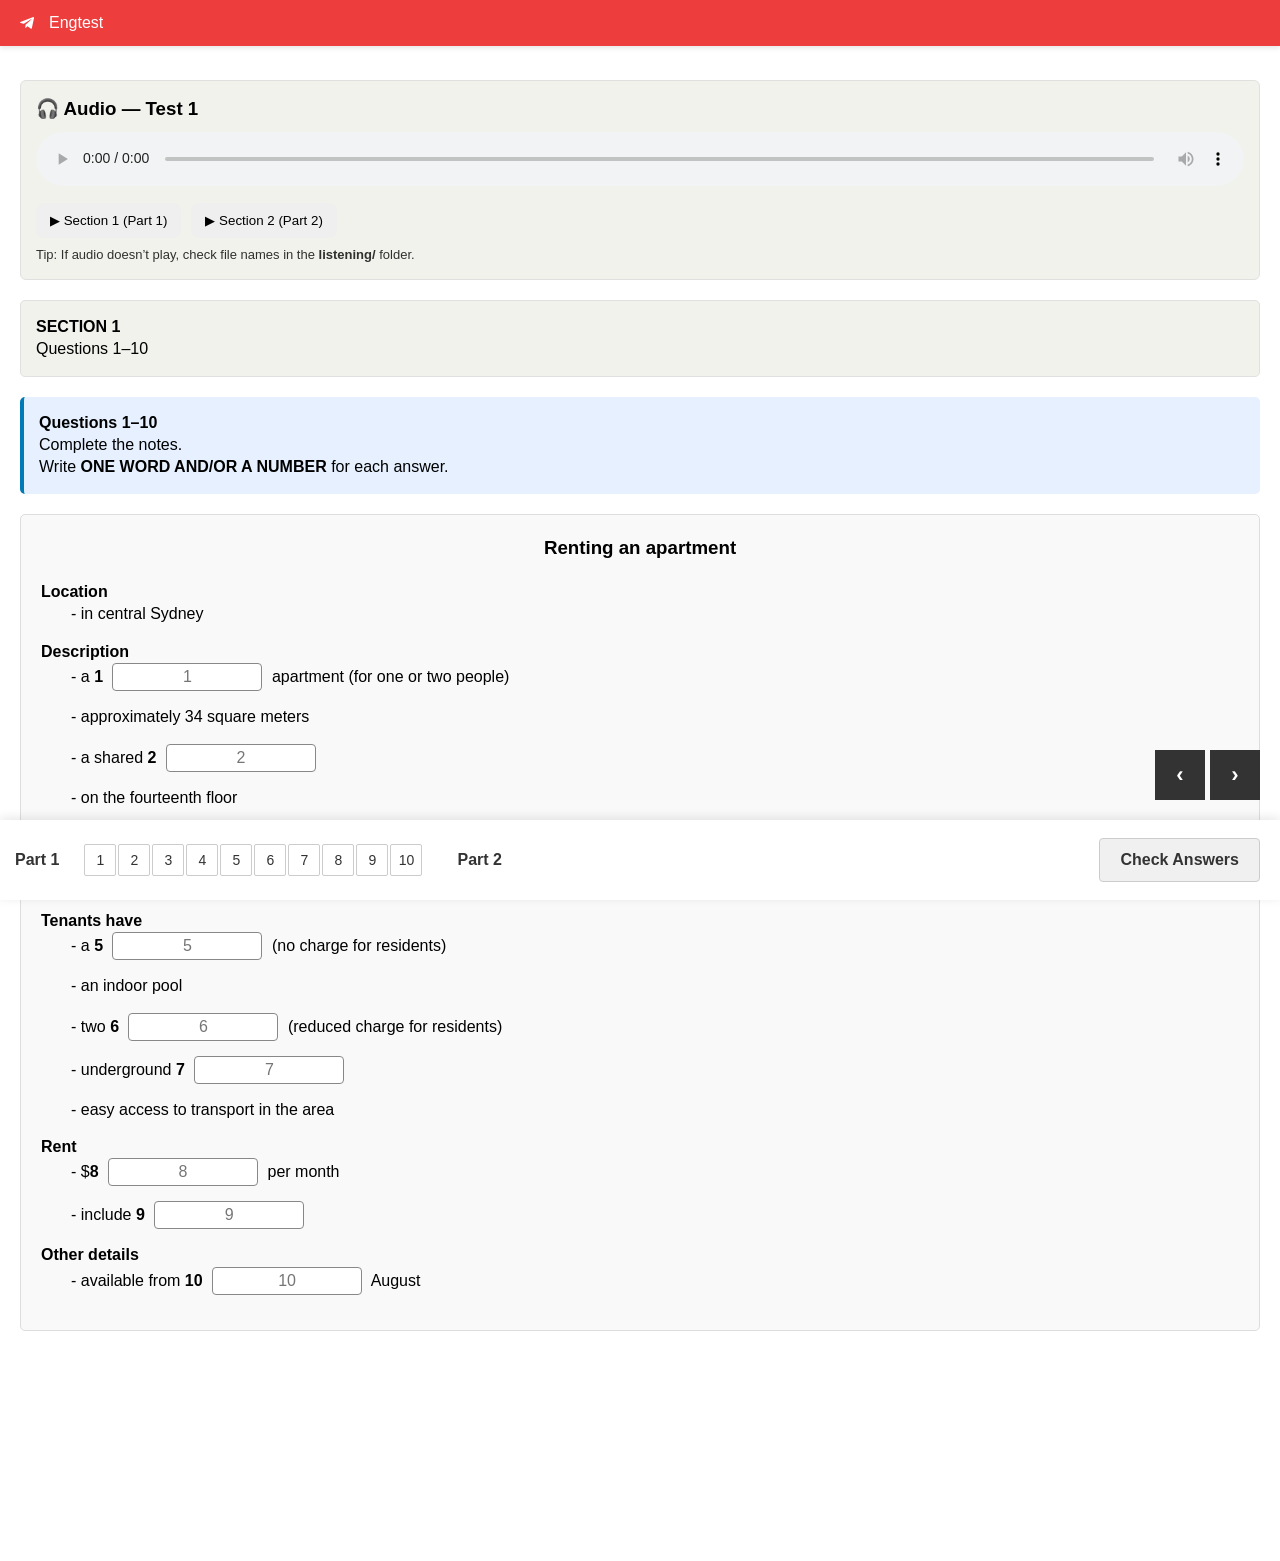
<file: listening-tests/test1.html>
<!DOCTYPE html>
<html lang="en">
<head>
    <meta charset="UTF-8">
    <meta name="viewport" content="width=device-width, initial-scale=1.0">
    <title>IELTS Listening Practice – Sections 1 & 2</title>
    <link rel="stylesheet" href="https://cdnjs.cloudflare.com/ajax/libs/font-awesome/5.15.4/css/all.min.css">
    <style>
        * { margin:0; padding:0; box-sizing:border-box; }
        body{
            font-family:Arial,sans-serif;
            background:#fff;
            line-height:1.4;
            font-size:16px;
            padding-bottom:90px;
            --text-color: #333;
            --bg-color: #fff;
        }
        header{
            background:#ed3d3d;
            color:#fff;
            padding:12px 20px;
            display:flex;
            justify-content:space-between;
            align-items:center;
            box-shadow:0 2px 5px rgba(0,0,0,.1);
            position:fixed;top:0;left:0;right:0;z-index:100;
        }
        .logo-area{display:flex;align-items:center;gap:15px;}
        .social-link{
            display:flex;align-items:center;gap:8px;color:#fff;
            padding:8px 15px;border-radius:50px;text-decoration:none;
            font-weight:600;font-size:14px;
            transition:background .3s,transform .2s;
        }
        .social-link:hover{transform:translateY(-1px);}
        .social-link i{font-size:1.2em;}
        .social-link.telegram{background:#826047;}

        .main-container{margin-top:60px;padding:20px;padding-bottom:100px;}
        .hidden{display:none;}
        .question-part{margin-bottom:40px;}
        .part-header{
            background:#f1f2ec;padding:15px;border-radius:5px;
            margin-bottom:20px;border:1px solid #e0e0e0;
        }
        .part-header p{margin:0;}
        .question{margin-bottom:30px;}
        .question-prompt{
            margin-bottom:20px;padding:15px;background:#e6f0ff;
            border-radius:5px;
            border-left:4px solid #f53920;
        }
        .answer-input{
            border:1px solid #888;border-radius:4px;background:#fff;
            padding:4px 8px;font-size:16px;text-align:center;
            margin:0 5px;width:140px;max-width:160px;min-width:120px;
        }
        .answer-input.correct{border-color:#28a745;background:#e9f7ef;}
        .answer-input.incorrect{border-color:#dc3545; background:#f8d7da;color:#721c24;}

        select.answer-select{
            border:1px solid #888;border-radius:4px;background:#fff;
            padding:6px 10px;font-size:16px;width:150px;
            text-align:left;
            min-width:150px;
        }
        select.answer-select.correct{border-color:#28a745;background:#e9f7ef;}
        select.answer-select.incorrect{border-color:#dc3545;background:#f8d7da;color:#721c24;}

        select.answer-select option {
            padding:8px;
            width:100%;
        }

        .matching-options{
            display:flex;flex-wrap:wrap;gap:10px;margin:15px 0;
            padding:15px;background:#f8f9fa;border-radius:5px;
        }
        .matching-option{
            background:#fff9c4;border:1px solid #ddd;padding:8px 12px;
            border-radius:4px;font-size:14px;font-weight:600;
        }

        .sentence-input {
            width: 300px;
            padding: 6px 10px;
            font-size: 16px;
            border: 1px solid #888;
            border-radius: 4px;
            background: #fff;
            text-align: center;
        }
        .sentence-input::placeholder {
            color: #999;
            font-style: italic;
        }
        .sentence-input.correct { border-color:#28a745; background:#e9f7ef; }
        .sentence-input.incorrect { border-color:#dc3545; background:#f8d7da; color:#721c24; }

        .nav-arrows{
            position:fixed;bottom:100px;right:20px;display:flex;gap:5px;z-index:101;
        }
        .nav-arrow{
            width:50px;height:50px;background:#333;color:#fff;
            border:none;cursor:pointer;display:flex;align-items:center;
            justify-content:center;font-size:22px;font-weight:bold;
        }
        .nav-row{
            position:fixed;bottom:0;left:0;right:0;background:#fff;
            padding:0;display:flex;align-items:center;height:80px;
            z-index:100;overflow-x:auto;white-space:nowrap;
            box-shadow:0 -2px 10px rgba(0,0,0,.1);
        }
        .footer__questionWrapper___1tZ46{
            display:flex;align-items:center;margin-right:20px;flex-shrink:0;
        }
        .footer__questionNo___3WNct{
            background:none;border:none;padding:10px 15px;
            font-size:16px;font-weight:600;color:#333;cursor:pointer;
            display:flex;align-items:center;gap:5px;
        }
        .footer__subquestionWrapper___9GgoP{display:none;gap:2px;margin-left:10px;}
        .footer__questionWrapper___1tZ46.selected .footer__subquestionWrapper___9GgoP{display:flex;}
        .subQuestion{
            width:32px;height:32px;border:1px solid #ccc;background:#fff;
            color:#333;font-size:14px;font-weight:500;cursor:pointer;
            display:flex;align-items:center;justify-content:center;border-radius:2px;
        }
        .subQuestion.correct{background:#28a745;color:#fff;}
        .subQuestion.incorrect{background:#dc3545;color:#fff;}
        .subQuestion.active{background:#4a90e2;color:#fff;}
        .subQuestion.answered{background:#e3f2fd;border-color:#4a90e2;}

        .footer__deliverButton___3FM07{
            margin-left:auto;margin-right:20px;background:#f0f0f0;
            color:#333;border:1px solid #ccc;padding:12px 20px;
            border-radius:4px;font-size:16px;font-weight:600;cursor:pointer;
            display:flex;align-items:center;gap:8px;
        }
        .result-button{background:#28a745!important;color:#fff!important;border:none!important;}

        .modal-overlay{
            position:fixed;top:0;left:0;width:100%;height:100%;
            background:rgba(0,0,0,.6);z-index:2000;display:flex;
            justify-content:center;align-items:center;padding:20px;
        }
        .modal-content{
            background:#fff;padding:25px;border-radius:8px;
            width:100%;max-width:800px;max-height:90vh;overflow-y:auto;
        }
        .modal-header{
            display:flex;justify-content:space-between;align-items:center;
            border-bottom:1px solid #ddd;padding-bottom:15px;margin-bottom:20px;
        }
        #result-details table{width:100%;border-collapse:collapse;margin-top:20px;}
        #result-details th,#result-details td{border:1px solid #ddd;padding:10px;text-align:left;}
        .result-correct{color:#28a745;font-weight:bold;}
        .result-incorrect{color:#dc3545;font-weight:bold;}

        .question-highlighted {
            background-color: #e6ffe6 !important;
            padding: 8px 12px !important;
            margin: 5px 0 !important;
            border-radius: 6px !important;
            border-left: 4px solid #4CAF50 !important;
            transition: all 0.3s ease !important;
            box-shadow: 0 2px 4px rgba(0,0,0,0.1) !important;
        }
        .question-highlighted.answered {
            background-color: #e3f2fd !important;
            border-left-color: #2196f3 !important;
        }
        .question-highlighted.correct {
            background-color: #d4edda !important;
            border-left-color: #28a745 !important;
        }
        .question-highlighted.incorrect {
            background-color: #f8d7da !important;
            border-left-color: #dc3545 !important;
        }
        .question-highlighted.active {
            background-color: #d1ecf1 !important;
            border-left-color: #17a2b8 !important;
            box-shadow: 0 4px 8px rgba(0,0,0,0.15) !important;
        }

        .highlight {
            background-color: #ffeb3b !important;
            padding: 2px 4px !important;
            border-radius: 3px !important;
            cursor: pointer !important;
            transition: background-color 0.3s ease !important;
        }
        .highlight:hover {
            background-color: #ffd54f !important;
        }

        .highlight-tooltip {
            position: fixed;
            z-index: 1000;
            background: var(--text-color);
            color: var(--bg-color);
            padding: 8px 12px;
            border-radius: 6px;
            display: flex;
            align-items: center;
            gap: 8px;
            box-shadow: 0 4px 12px rgba(0,0,0,0.3);
            font-size: 14px;
            cursor: pointer;
        }
        .highlight-tooltip:hover {
            background: #555;
        }

        .highlight-status {
            display: inline-block;
            margin-left: 10px;
            padding: 2px 8px;
            border-radius: 12px;
            font-size: 12px;
            font-weight: bold;
        }
        .status-answered {
            background: #2196f3;
            color: white;
        }
        .status-correct {
            background: #28a745;
            color: white;
        }
        .status-incorrect {
            background: #dc3545;
            color: white;
        }

        .context-highlighted {
            background-color: #f0f8ff !important;
            border: 2px solid #cce5ff !important;
            border-radius: 8px !important;
            padding: 15px !important;
            margin: 10px 0 !important;
        }
        .context-highlighted .question-prompt {
            background-color: #d1e7ff !important;
        }

        .highlight-section {
            user-select: text;
            -webkit-user-select: text;
            -moz-user-select: text;
            -ms-user-select: text;
        }

        .instruction-box {
            background-color: #e6f0ff !important;
            border-left: 4px solid #007bb5 !important;
            padding: 15px !important;
            border-radius: 5px !important;
            margin-bottom: 15px !important;
        }

        .notes-container {
            background: #f9f9f9;
            border: 1px solid #ddd;
            border-radius: 5px;
            padding: 20px;
            margin: 20px 0;
        }
        
        .notes-container ul {
            list-style-type: none;
            padding-left: 20px;
        }
        
        .notes-container li {
            margin-bottom: 15px;
            padding-left: 10px;
        }

        @media (max-width:768px){
            .main-container{padding:10px;}
            .answer-input{width:100px;min-width:80px;}
            select.answer-select{width:120px;min-width:120px;}
            .sentence-input{width:100%;max-width:280px;}
            .question-highlighted { padding: 6px 10px !important; }
        }
    </style>
</head>
<body>

<header>
    <div class="logo-area">
            <i class="fab fa-telegram-plane"></i> <span>Engtest</span>
        </a>
    </div>
</header>

<div class="main-container">
<!-- AUDIO (Test 1) -->
<div style="background:#f1f2ec;padding:15px;border-radius:6px;margin-bottom:20px;border:1px solid #e0e0e0;">
  <h3 style="margin:0 0 10px;">🎧 Audio — Test 1</h3>

  <audio id="audioPlayer" controls style="width:100%;"></audio>

  <div style="margin-top:10px; display:flex; gap:10px; flex-wrap:wrap;">
    <button type="button" onclick="playPart(1)" style="padding:10px 14px; border:none; border-radius:8px; cursor:pointer;">
      ▶ Section 1 (Part 1)
    </button>
    <button type="button" onclick="playPart(2)" style="padding:10px 14px; border:none; border-radius:8px; cursor:pointer;">
      ▶ Section 2 (Part 2)
    </button>
  </div>

  <div style="margin-top:8px; font-size:13px; opacity:.8;">
    Tip: If audio doesn’t play, check file names in the <b>listening/</b> folder.
  </div>
</div>

<!-- ==================== PART 1 ==================== -->
<div id="part-1" class="question-part highlight-section">
    <div class="part-header">
        <p><strong>SECTION 1</strong></p>
        <p>Questions 1–10</p>
    </div>

    <!-- Form completion 1-10 -->
    <div class="question highlight-section" id="context-1-10">
        <div class="question-prompt instruction-box">
            <p><strong>Questions 1–10</strong></p>
            <p>Complete the notes.</p>
            <p>Write <strong>ONE WORD AND/OR A NUMBER</strong> for each answer.</p>
        </div>
        
        <div class="notes-container">
            <h3 style="text-align:center;margin-bottom:20px;">Renting an apartment</h3>
            
            <p><strong>Location</strong></p>
            <ul>
                <li>- in central Sydney</li>
            </ul>
            
            <p><strong>Description</strong></p>
            <ul>
                <li class="question-item" data-question="1">- a <strong>1</strong> <input type="text" id="q1" class="answer-input" placeholder="1" style="width:150px;"> apartment (for one or two people)</li>
                <li>- approximately 34 square meters</li>
                <li class="question-item" data-question="2">- a shared <strong>2</strong> <input type="text" id="q2" class="answer-input" placeholder="2" style="width:150px;"></li>
                <li>- on the fourteenth floor</li>
                <li class="question-item" data-question="3">- views of the <strong>3</strong> <input type="text" id="q3" class="answer-input" placeholder="3" style="width:150px;"></li>
                <li class="question-item" data-question="4">- outdoor area: a <strong>4</strong> <input type="text" id="q4" class="answer-input" placeholder="4" style="width:150px;"></li>
            </ul>
            
            <p><strong>Tenants have</strong></p>
            <ul>
                <li class="question-item" data-question="5">- a <strong>5</strong> <input type="text" id="q5" class="answer-input" placeholder="5" style="width:150px;"> (no charge for residents)</li>
                <li>- an indoor pool</li>
                <li class="question-item" data-question="6">- two <strong>6</strong> <input type="text" id="q6" class="answer-input" placeholder="6" style="width:150px;"> (reduced charge for residents)</li>
                <li class="question-item" data-question="7">- underground <strong>7</strong> <input type="text" id="q7" class="answer-input" placeholder="7" style="width:150px;"></li>
                <li>- easy access to transport in the area</li>
            </ul>
            
            <p><strong>Rent</strong></p>
            <ul>
                <li class="question-item" data-question="8">- $<strong>8</strong> <input type="text" id="q8" class="answer-input" placeholder="8" style="width:150px;"> per month</li>
                <li class="question-item" data-question="9">- include <strong>9</strong> <input type="text" id="q9" class="answer-input" placeholder="9" style="width:150px;"></li>
            </ul>
            
            <p><strong>Other details</strong></p>
            <ul>
                <li class="question-item" data-question="10">- available from <strong>10</strong> <input type="text" id="q10" class="answer-input" placeholder="10" style="width:150px;"> August</li>
            </ul>
        </div>
    </div>
</div>

<!-- ==================== PART 2 ==================== -->
<div id="part-2" class="question-part hidden highlight-section">
    <div class="part-header">
        <p><strong>SECTION 2</strong></p>
        <p>Questions 11–20</p>
    </div>

    <!-- Multiple choice 11-14 -->
    <div class="question highlight-section" id="context-11-14">
        <div class="question-prompt instruction-box">
            <p><strong>Questions 11–14</strong></p>
            <p>Choose the correct letter, <strong>A, B or C</strong>.</p>
            <h4 style="text-align:center;margin:20px 0;">The McFaddin hiking and nature trail</h4>
        </div>
        <div style="padding:20px;">
            <p class="question-item" data-question="11"><strong>11</strong> All entry points along the trail</p>
            <label><input type="radio" name="q11" value="A"> A provide secure parking facilities for cars.</label><br>
            <label><input type="radio" name="q11" value="B"> B are within easy access for public roads</label><br>
            <label><input type="radio" name="q11" value="C"> C Have a regular shuttle bus service.</label><br><br>

            <p class="question-item" data-question="12"><strong>12</strong> Which facilities at the trail rest station has been added as a result of a user survey?</p>
            <label><input type="radio" name="q12" value="A"> A electric recharge point</label><br>
            <label><input type="radio" name="q12" value="B"> B Picnic areas</label><br>
            <label><input type="radio" name="q12" value="C"> C maps and other information</label><br><br>

            <p class="question-item" data-question="13"><strong>13</strong> On the Red Rock Walk, hikers are easily able to</p>
            <label><input type="radio" name="q13" value="A"> A see many different plants.</label><br>
            <label><input type="radio" name="q13" value="B"> B enjoy spectacular scenic views.</label><br>
            <label><input type="radio" name="q13" value="C"> C identify a wide range of birds.</label><br><br>

            <p class="question-item" data-question="14"><strong>14</strong> What does the speaker say about the River Walk in wintertime?</p>
            <label><input type="radio" name="q14" value="A"> A There are not many other walkers in the area.</label><br>
            <label><input type="radio" name="q14" value="B"> B The area does not get much ice and snow.</label><br>
            <label><input type="radio" name="q14" value="C"> C It may not be possible to use this section of the trail.</label>
        </div>
    </div>

    <!-- Matching 15-20 -->
    <div class="question highlight-section" id="context-15-20">
        <div class="question-prompt instruction-box">
            <p><strong>Questions 15–20</strong></p>
            <p>Which information is given about each of the following facilities at the Halfway Hostel?</p>
            <p>Choose <strong>SIX</strong> answers from the box and write the correct letter, <strong>A–I</strong>, next to questions <strong>15–20</strong>.</p>
        </div>

        <!-- Information box -->
        <div style="background-color:#e6f0ff; padding:15px; border-radius:8px; margin:20px 0; display:inline-block; border-left:4px solid #007bb5;">
            <p><strong>Information</strong></p>
            <div style="column-count:2;">
                <div>A only at weekends</div>
                <div>B voluntary donation expected</div>
                <div>C not yet available</div>
                <div>D help from guests requested</div>
                <div>E provided free</div>
                <div>F advance booking required</div>
                <div>G new equipment</div>
                <div>H available on first-come-first-served basis</div>
                <div>I special rate for children</div>
            </div>
        </div>

        <div style="padding:20px; clear:both;">
            <h4 style="margin-bottom:20px;">Facilities at the hostel</h4>
            <p class="question-item" data-question="15"><strong>15</strong> dormitory beds 
                <select id="q15" class="answer-select">
                    <option value="">-- Select --</option>
                    <option value="A">A</option>
                    <option value="B">B</option>
                    <option value="C">C</option>
                    <option value="D">D</option>
                    <option value="E">E</option>
                    <option value="F">F</option>
                    <option value="G">G</option>
                    <option value="H">H</option>
                    <option value="I">I</option>
                </select>
            </p>
            <p class="question-item" data-question="16"><strong>16</strong> Family rooms 
                <select id="q16" class="answer-select">
                    <option value="">-- Select --</option>
                    <option value="A">A</option>
                    <option value="B">B</option>
                    <option value="C">C</option>
                    <option value="D">D</option>
                    <option value="E">E</option>
                    <option value="F">F</option>
                    <option value="G">G</option>
                    <option value="H">H</option>
                    <option value="I">I</option>
                </select>
            </p>
            <p class="question-item" data-question="17"><strong>17</strong> clothes washing 
                <select id="q17" class="answer-select">
                    <option value="">-- Select --</option>
                    <option value="A">A</option>
                    <option value="B">B</option>
                    <option value="C">C</option>
                    <option value="D">D</option>
                    <option value="E">E</option>
                    <option value="F">F</option>
                    <option value="G">G</option>
                    <option value="H">H</option>
                    <option value="I">I</option>
                </select>
            </p>
            <p class="question-item" data-question="18"><strong>18</strong> meals 
                <select id="q18" class="answer-select">
                    <option value="">-- Select --</option>
                    <option value="A">A</option>
                    <option value="B">B</option>
                    <option value="C">C</option>
                    <option value="D">D</option>
                    <option value="E">E</option>
                    <option value="F">F</option>
                    <option value="G">G</option>
                    <option value="H">H</option>
                    <option value="I">I</option>
                </select>
            </p>
            <p class="question-item" data-question="19"><strong>19</strong> hot showers 
                <select id="q19" class="answer-select">
                    <option value="">-- Select --</option>
                    <option value="A">A</option>
                    <option value="B">B</option>
                    <option value="C">C</option>
                    <option value="D">D</option>
                    <option value="E">E</option>
                    <option value="F">F</option>
                    <option value="G">G</option>
                    <option value="H">H</option>
                    <option value="I">I</option>
                </select>
            </p>
            <p class="question-item" data-question="20"><strong>20</strong> bicycle rental 
                <select id="q20" class="answer-select">
                    <option value="">-- Select --</option>
                    <option value="A">A</option>
                    <option value="B">B</option>
                    <option value="C">C</option>
                    <option value="D">D</option>
                    <option value="E">E</option>
                    <option value="F">F</option>
                    <option value="G">G</option>
                    <option value="H">H</option>
                    <option value="I">I</option>
                </select>
            </p>
        </div>
    </div>
</div>

<!-- Navigation Arrows -->
<div class="nav-arrows">
    <button class="nav-arrow" onclick="previousPart()" id="prevBtn">‹</button>
    <button class="nav-arrow" onclick="nextPart()" id="nextBtn">›</button>
</div>

<!-- Bottom Navigation -->
<nav class="nav-row">
    <div class="footer__questionWrapper___1tZ46 selected">
        <button class="footer__questionNo___3WNct" onclick="switchToPart(1)">Part 1</button>
        <div class="footer__subquestionWrapper___9GgoP">
            <button class="subQuestion" onclick="goToQuestion(1)">1</button>
            <button class="subQuestion" onclick="goToQuestion(2)">2</button>
            <button class="subQuestion" onclick="goToQuestion(3)">3</button>
            <button class="subQuestion" onclick="goToQuestion(4)">4</button>
            <button class="subQuestion" onclick="goToQuestion(5)">5</button>
            <button class="subQuestion" onclick="goToQuestion(6)">6</button>
            <button class="subQuestion" onclick="goToQuestion(7)">7</button>
            <button class="subQuestion" onclick="goToQuestion(8)">8</button>
            <button class="subQuestion" onclick="goToQuestion(9)">9</button>
            <button class="subQuestion" onclick="goToQuestion(10)">10</button>
        </div>
    </div>
    <div class="footer__questionWrapper___1tZ46">
        <button class="footer__questionNo___3WNct" onclick="switchToPart(2)">Part 2</button>
        <div class="footer__subquestionWrapper___9GgoP">
            <button class="subQuestion" onclick="goToQuestion(11)">11</button>
            <button class="subQuestion" onclick="goToQuestion(12)">12</button>
            <button class="subQuestion" onclick="goToQuestion(13)">13</button>
            <button class="subQuestion" onclick="goToQuestion(14)">14</button>
            <button class="subQuestion" onclick="goToQuestion(15)">15</button>
            <button class="subQuestion" onclick="goToQuestion(16)">16</button>
            <button class="subQuestion" onclick="goToQuestion(17)">17</button>
            <button class="subQuestion" onclick="goToQuestion(18)">18</button>
            <button class="subQuestion" onclick="goToQuestion(19)">19</button>
            <button class="subQuestion" onclick="goToQuestion(20)">20</button>
        </div>
    </div>
    <button id="deliver-button" class="footer__deliverButton___3FM07"><span>Check Answers</span></button>
</nav>

<!-- Result Modal -->
<div id="result-modal" class="modal-overlay" style="display:none;">
    <div class="modal-content">
        <div class="modal-header">
            <h2>Your Results (Sections 1 & 2)</h2>
            <button id="modal-close-button">×</button>
        </div>
        <div class="modal-body">
            <p id="score-summary"></p>
            <div id="result-details"></div>
        </div>
    </div>
</div>

<script>
    /* ---------- DATA ---------- */
    const correctAnswers = {
        q1: 'studio',
        q2: 'laundry',
        q3: 'harbour',
        q4: 'balcony',
        q5: 'gym',
        q6: 'cinemas',
        q7: 'parking',
        q8: '580',
        q9: 'electricity',
        q10: '13th',

        q11: 'B',
        q12: 'C',
        q13: 'A',
        q14: 'C',
        q15: 'H',
        q16: 'F',
        q17: 'G',
        q18: 'D',
        q19: 'E',
        q20: 'C'
    };
    
    const totalQuestions = 20;
    let currentPart = 1;

    /* ---------- TOOLTIP HIGHLIGHT FUNCTIONALITY ---------- */
    let highlightTooltip = null;

    function createHighlightTooltip(rect) {
        if (highlightTooltip) highlightTooltip.remove();
        highlightTooltip = document.createElement('div');
        highlightTooltip.className = 'highlight-tooltip';
        highlightTooltip.innerHTML = `<i class="fas fa-highlighter"></i> Highlight <i class="fas fa-times" style="margin-left:auto;cursor:pointer;"></i>`;
        Object.assign(highlightTooltip.style, {
            position: 'fixed', 
            top: `${rect.top - 50}px`, 
            left: `${rect.left}px`, 
            zIndex: 1000,
            background: 'var(--text-color)', 
            color: 'var(--bg-color)', 
            padding: '8px 12px',
            borderRadius: '6px', 
            display: 'flex', 
            alignItems: 'center', 
            gap: '8px',
            boxShadow: '0 4px 12px rgba(0,0,0,0.3)', 
            fontSize: '14px'
        });
        highlightTooltip.querySelector('.fa-times').onclick = (e) => { 
            e.stopPropagation(); 
            highlightTooltip.remove(); 
            highlightTooltip = null; 
            window.getSelection().removeAllRanges(); 
        };
        document.body.appendChild(highlightTooltip);
        return highlightTooltip;
    }

    function handleHighlight(e, container) {
        const sel = window.getSelection();
        if (sel.toString().trim() && container.contains(sel.anchorNode)) {
            const range = sel.getRangeAt(0);
            const rect = range.getBoundingClientRect();
            const tooltip = createHighlightTooltip(rect);
            tooltip.onclick = (ev) => {
                if (!ev.target.closest('.fa-times')) {
                    const span = document.createElement('span');
                    span.className = 'highlight';
                    span.onclick = (e) => { 
                        e.stopPropagation(); 
                        span.outerHTML = span.innerHTML; 
                    };
                    span.appendChild(range.extractContents());
                    range.insertNode(span);
                    sel.removeAllRanges();
                    if (highlightTooltip) { 
                        highlightTooltip.remove(); 
                        highlightTooltip = null; 
                    }
                }
            };
        } else if (highlightTooltip) {
            highlightTooltip.remove(); 
            highlightTooltip = null;
        }
    }

    // Add highlight functionality to all content sections
    document.querySelectorAll('.highlight-section').forEach(sec => {
        sec.addEventListener('mouseup', (e) => handleHighlight(e, sec));
    });

    document.addEventListener('mousedown', (e) => {
        if (highlightTooltip && !highlightTooltip.contains(e.target)) {
            highlightTooltip.remove(); 
            highlightTooltip = null;
            window.getSelection().removeAllRanges();
        }
    });

    /* ---------- NAVIGATION ---------- */
    function switchToPart(p) {
        currentPart = p;
        document.querySelectorAll('.question-part').forEach(el => el.classList.add('hidden'));
        document.getElementById(`part-${p}`).classList.remove('hidden');
        document.querySelectorAll('.footer__questionWrapper___1tZ46').forEach(el => el.classList.remove('selected'));
        document.querySelectorAll('.footer__questionWrapper___1tZ46')[p - 1].classList.add('selected');
        updateNavButtons();
        clearActiveSubBtn();
    }
    function previousPart() { if (currentPart > 1) switchToPart(currentPart - 1); }
    function nextPart()     { if (currentPart < 2) switchToPart(currentPart + 1); }
    function updateNavButtons() {
        document.getElementById('prevBtn').disabled = currentPart === 1;
        document.getElementById('nextBtn').disabled = currentPart === 2;
    }

    function goToQuestion(q) {
        const part = Math.ceil(q / 10);
        if (currentPart !== part) switchToPart(part);
        clearActiveSubBtn();
        const btn = document.querySelector(`.subQuestion[onclick="goToQuestion(${q})"]`);
        if (btn) btn.classList.add('active');
        
        const el = document.getElementById(`q${q}`);
        if (el) el.scrollIntoView({ behavior: 'smooth', block: 'center' });
    }
    function clearActiveSubBtn() {
        document.querySelectorAll('.subQuestion.active').forEach(b => b.classList.remove('active'));
    }

    /* ---------- CHECK ANSWERS ---------- */
    function checkAnswers() {
        let score = 0;
        const results = [];

        // Check text inputs (Q1-Q10)
        for (let q = 1; q <= 10; q++) {
            const inp = document.getElementById(`q${q}`);
            const user = inp.value.trim().toLowerCase();
            const correct = correctAnswers[`q${q}`].toLowerCase();
            const ok = user === correct;
            if (ok) score++;
            inp.classList.toggle('correct', ok);
            inp.classList.toggle('incorrect', !ok);
            markSubBtn(q, ok);
            results.push({q, user: user||'—', correct, ok});
        }

        // Check radio buttons (Q11-Q14)
        for (let q = 11; q <= 14; q++) {
            const checked = document.querySelector(`input[name="q${q}"]:checked`);
            const user = checked ? checked.value : '';
            const correct = correctAnswers[`q${q}`];
            const ok = user === correct;
            if (ok) score++;
            document.querySelectorAll(`input[name="q${q}"]`).forEach(r => {
                const lbl = r.parentElement;
                lbl.classList.remove('correct','incorrect');
                if (r.checked) lbl.classList.add(ok ? 'correct' : 'incorrect');
            });
            markSubBtn(q, ok);
            results.push({q, user: user||'—', correct, ok});
        }

        // Check select inputs (Q15-Q20)
        for (let q = 15; q <= 20; q++) {
            const sel = document.getElementById(`q${q}`);
            const user = sel.value;
            const correct = correctAnswers[`q${q}`];
            const ok = user === correct;
            if (ok) score++;
            sel.classList.toggle('correct', ok);
            sel.classList.toggle('incorrect', !ok);
            markSubBtn(q, ok);
            results.push({q, user: user||'—', correct, ok});
        }

        showResults(score, results.sort((a,b)=>a.q-b.q));
    }

    function markSubBtn(q, correct) {
        const btn = document.querySelector(`.subQuestion[onclick="goToQuestion(${q})"]`);
        if (!btn) return;
        btn.classList.remove('correct','incorrect');
        if (correct) btn.classList.add('correct');
        else btn.classList.add('incorrect');
    }

    function showResults(score, data) {
        document.getElementById('score-summary').textContent = `You scored ${score} out of ${totalQuestions}.`;

        let tbl = '<table><tr><th>Q</th><th>Your Answer</th><th>Correct</th><th>Result</th></tr>';
        data.forEach(r => {
            tbl += `<tr>
                <td>${r.q}</td>
                <td>${r.user}</td>
                <td>${r.correct}</td>
                <td class="${r.ok?'result-correct':'result-incorrect'}">
                    ${r.ok?'Correct':'Incorrect'}
                </td>
            </tr>`;
        });
        tbl += '</table>';
        document.getElementById('result-details').innerHTML = tbl;

        const modal = document.getElementById('result-modal');
        modal.style.display = 'flex';
        const btn = document.getElementById('deliver-button');
        btn.classList.add('result-button');
        btn.innerHTML = '<span>My Result</span>';
    }

    /* ---------- MODAL CLOSE ---------- */
    document.getElementById('modal-close-button').addEventListener('click', () => {
        document.getElementById('result-modal').style.display = 'none';
    });
    document.getElementById('result-modal').addEventListener('click', e => {
        if (e.target === document.getElementById('result-modal')) {
            document.getElementById('result-modal').style.display = 'none';
        }
    });
    window.addEventListener('keydown', e => {
        if (e.key === 'Escape') document.getElementById('result-modal').style.display = 'none';
    });
// ===== AUDIO CONTROL (Test 1) =====
function playPart(n){
  const audio = document.getElementById("audioPlayer");

  if(!audio){
    alert("Audio player not found!");
    return;
  }

  audio.src = `../listening/test1_p${n}.mp3`;
  audio.play();
}

    /* ---------- INIT ---------- */
    document.getElementById('deliver-button').addEventListener('click', checkAnswers);
    
    switchToPart(1);
    updateNavButtons();
</script>
</body>
</html>
</file>
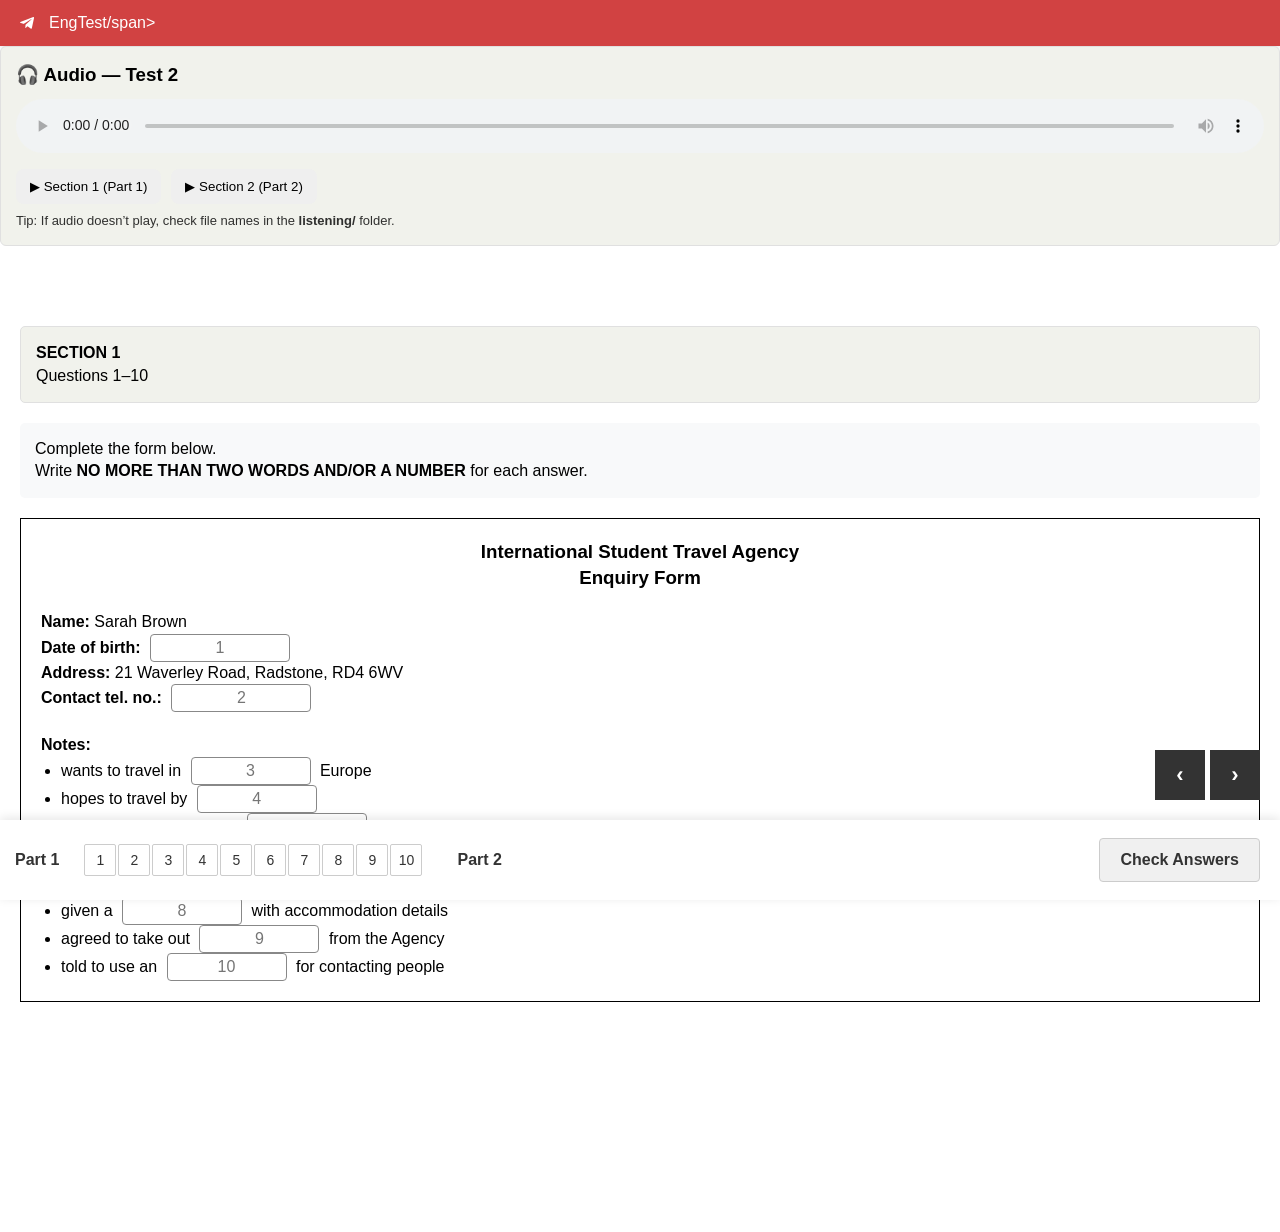
<file: listening-tests/test2.html>
<!DOCTYPE html>
<html lang="en">
<head>
    <meta charset="UTF-8">
    <meta name="viewport" content="width=device-width, initial-scale=1.0">
    <title>IELTS Listening Practice – Sections 1 & 2</title>
    <style>
        * { margin:0; padding:0; box-sizing:border-box; }
        body{
            font-family:Arial,sans-serif;
            background:#fff;
            line-height:1.4;
            font-size:16px;
            padding-bottom:90px;
        }
        header{
            background:#d14242;
            color:#fff;
            padding:12px 20px;
            display:flex;
            justify-content:space-between;
            align-items:center;
            box-shadow:0 2px 5px rgba(0,0,0,.1);
            z-index:100;
        }
        .logo-area{display:flex;align-items:center;gap:15px;}
        .social-link{
            display:flex;align-items:center;gap:8px;color:#fff;
            padding:8px 15px;border-radius:50px;text-decoration:none;
            font-weight:600;font-size:14px;
            transition:background .3s,transform .2s;
        }
        .social-link:hover{transform:translateY(-1px);}
        .social-link i{font-size:1.2em;}
        .social-link.telegram{background:#c21e1e;}

        .main-container{margin-top:60px;padding:20px;padding-bottom:100px;}
        .hidden{display:none;}
        .question-part{margin-bottom:40px;}
        .part-header{
            background:#f1f2ec;padding:15px;border-radius:5px;
            margin-bottom:20px;border:1px solid #e0e0e0;
        }
        .part-header p{margin:0;}
        .question{margin-bottom:30px;}
        .question-prompt{
            margin-bottom:20px;padding:15px;background:#f8f9fa;
            border-radius:5px;
        }
        .answer-input{
            border:1px solid #888;border-radius:4px;background:#fff;
            padding:4px 8px;font-size:16px;text-align:center;
            margin:0 5px;width:140px;max-width:160px;min-width:120px;
        }
        .answer-input.correct{border-color:#28a745;background:#e9f7ef;}
        .answer-input.incorrect{border-color:#dc3545;background:#f8d7da;color:#721c24;}

        .single-choice-container{margin:10px 0;display:flex;flex-direction:column;gap:18px;}
        .single-choice{padding:10px;border-left:3px solid #4a90e2;background:#f8f9fa;}
        .single-choice label{
            display:block;margin-left:20px;margin-top:4px;
            font-size:16px;cursor:pointer;
        }
        .single-choice label.correct{color:#155724;font-weight:bold;}
        .single-choice label.incorrect{color:#721c24;text-decoration:line-through;}

        .matching-options{
            display:flex;flex-wrap:wrap;gap:10px;margin:15px 0;
            padding:15px;background:#f8f9fa;border-radius:5px;
        }
        .matching-option{
            background:#fff;border:1px solid #ddd;padding:8px 12px;
            border-radius:4px;font-size:14px;
            font-weight:600;
            background:#fff9c4;
        }
        .matching-answer{
            margin:8px 0;padding:8px;border-bottom:1px solid #eee;
            display:flex;align-items:center;gap:10px;
        }

        select.answer-select{
            border:1px solid #888;border-radius:4px;background:#fff;
            padding:6px 10px;font-size:16px;width:120px;text-align:center;
        }
        select.answer-select.correct{border-color:#28a745;background:#e9f7ef;}
        select.answer-select.incorrect{border-color:#dc3545;background:#f8d7da;color:#721c24;}

        .nav-arrows{
            position:fixed;bottom:100px;right:20px;display:flex;gap:5px;z-index:101;
        }
        .nav-arrow{
            width:50px;height:50px;background:#333;color:#fff;
            border:none;cursor:pointer;display:flex;align-items:center;
            justify-content:center;font-size:22px;font-weight:bold;
        }
        .nav-row{
            position:fixed;bottom:0;left:0;right:0;background:#fff;
            padding:0;display:flex;align-items:center;height:80px;
            z-index:100;overflow-x:auto;white-space:nowrap;
            box-shadow:0 -2px 10px rgba(0,0,0,.1);
        }
        .footer__questionWrapper___1tZ46{
            display:flex;align-items:center;margin-right:20px;flex-shrink:0;
        }
        .footer__questionNo___3WNct{
            background:none;border:none;padding:10px 15px;
            font-size:16px;font-weight:600;color:#333;cursor:pointer;
            display:flex;align-items:center;gap:5px;
        }
        .footer__subquestionWrapper___9GgoP{display:none;gap:2px;margin-left:10px;}
        .footer__questionWrapper___1tZ46.selected .footer__subquestionWrapper___9GgoP{display:flex;}
        .subQuestion{
            width:32px;height:32px;border:1px solid #ccc;background:#fff;
            color:#333;font-size:14px;font-weight:500;cursor:pointer;
            display:flex;align-items:center;justify-content:center;border-radius:2px;
        }
        .subQuestion.correct{background:#28a745;color:#fff;}
        .subQuestion.incorrect{background:#dc3545;color:#fff;}
        .subQuestion.active{background:#4a90e2;color:#fff;}

        .footer__deliverButton___3FM07{
            margin-left:auto;margin-right:20px;background:#f0f0f0;
            color:#333;border:1px solid #ccc;padding:12px 20px;
            border-radius:4px;font-size:16px;font-weight:600;cursor:pointer;
            display:flex;align-items:center;gap:8px;
        }
        .result-button{background:#28a745!important;color:#fff!important;border:none!important;}

        .modal-overlay{
            position:fixed;top:0;left:0;width:100%;height:100%;
            background:rgba(0,0,0,.6);z-index:2000;display:flex;
            justify-content:center;align-items:center;padding:20px;
        }
        .modal-content{
            background:#fff;padding:25px;border-radius:8px;
            width:100%;max-width:800px;max-height:90vh;overflow-y:auto;
        }
        .modal-header{
            display:flex;justify-content:space-between;align-items:center;
            border-bottom:1px solid #ddd;padding-bottom:15 trabalhador;margin-bottom:20px;
        }
        #result-details table{width:100%;border-collapse:collapse;margin-top:20px;}
        #result-details th,#result-details td{border:1px solid #ddd;padding:10px;text-align:left;}
        .result-correct{color:#28a745;font-weight:bold;}
        .result-incorrect{color:#dc3545;font-weight:bold;}

        @media (max-width:768px){
            .main-container{padding:10px;}
            .answer-input,select.answer-select{width:100px;min-width:80px;}
        }
    </style>
    <link rel="stylesheet" href="https://cdnjs.cloudflare.com/ajax/libs/font-awesome/5.15.4/css/all.min.css">
</head>
<body>
    <header>
        <div class="logo-area">
                <i class="fab fa-telegram-plane"></i> <span>EngTest/span>
            </a>
        </div>
    </header>
<!-- AUDIO (Test 1) -->
<div style="background:#f1f2ec;padding:15px;border-radius:6px;margin-bottom:20px;border:1px solid #e0e0e0;">
  <h3 style="margin:0 0 10px;">🎧 Audio — Test 2</h3>

  <audio id="audioPlayer" controls style="width:100%;"></audio>

  <div style="margin-top:10px; display:flex; gap:10px; flex-wrap:wrap;">
    <button type="button" onclick="playPart(1)" style="padding:10px 14px; border:none; border-radius:8px; cursor:pointer;">
      ▶ Section 1 (Part 1)
    </button>
    <button type="button" onclick="playPart(2)" style="padding:10px 14px; border:none; border-radius:8px; cursor:pointer;">
      ▶ Section 2 (Part 2)
    </button>
  </div>

  <div style="margin-top:8px; font-size:13px; opacity:.8;">
    Tip: If audio doesn’t play, check file names in the <b>listening/</b> folder.
  </div>
</div>

    <div class="main-container">
        <!-- Part 1 -->
        <div id="part-1" class="question-part">
            <div class="part-header">
                <p><strong>SECTION 1</strong></p>
                <p>Questions 1–10</p>
            </div>
            <div class="question">
                <div class="question-prompt">
                    <p>Complete the form below.</p>
                    <p>Write <strong>NO MORE THAN TWO WORDS AND/OR A NUMBER</strong> for each answer.</p>
                </div>
                <div style="padding:20px;border:1px solid #000;">
                    <h3 style="text-align:center;margin-bottom:20px;">International Student Travel Agency<br>Enquiry Form</h3>
                    <p><strong>Name:</strong> Sarah Brown</p>
                    <p><strong>Date of birth:</strong> <input type="text" id="q1" class="answer-input" placeholder="1"></p>
                    <p><strong>Address:</strong> 21 Waverley Road, Radstone, RD4 6WV</p>
                    <p><strong>Contact tel. no.:</strong> <input type="text" id="q2" class="answer-input" placeholder="2"></p>
                    <br>
                    <p><strong>Notes:</strong></p>
                    <ul style="list-style:disc;padding-left:20px;">
                        <li>wants to travel in <input type="text" id="q3" class="answer-input" placeholder="3" style="width:120px;"> Europe</li>
                        <li>hopes to travel by <input type="text" id="q4" class="answer-input" placeholder="4" style="width:120px;"></li>
                        <li>interested in working in a <input type="text" id="q5" class="answer-input" placeholder="5" style="width:120px;"></li>
                        <li>recommended to consider an alternative e.g. <input type="text" id="q6" class="answer-input" placeholder="6" style="width:120px;"> work</li>
                        <li>advised to buy a European <input type="text" id="q7" class="answer-input" placeholder="7" style="width:120px;"> for travelling</li>
                        <li>given a <input type="text" id="q8" class="answer-input" placeholder="8" style="width:120px;"> with accommodation details</li>
                        <li>agreed to take out <input type="text" id="q9" class="answer-input" placeholder="9" style="width:120px;"> from the Agency</li>
                        <li>told to use an <input type="text" id="q10" class="answer-input" placeholder="10" style="width:120px;"> for contacting people</li>
                    </ul>
                </div>
            </div>
        </div>

        <!-- Part 2 -->
        <div id="part-2" class="question-part hidden">
            <div class="part-header">
                <p><strong>SECTION 2</strong></p>
                <p>Questions 11–20</p>
            </div>

            <!-- Q11–14 (radio) -->
            <div class="question">
                <div class="question-prompt">
                    <p><strong>Questions 11–14</strong></p>
                    <p>Choose the correct letter, <strong>A</strong>, <strong>B</strong> or <strong>C</strong>.</p>
                    <h4>Afternoon tea</h4>
                </div>
                <div class="single-choice-container">
                    <div class="single-choice">
                        <p><strong>11</strong> According to Claire, what makes the Emperor Hotel attractive to people?</p>
                        <label><input type="radio" name="q11" value="A"> A the chance to see famous people</label>
                        <label><input type="radio" name="q11" value="B"> B the friendliness of the staff</label>
                        <label><input type="radio" name="q11" value="C"> C the luxury of the surroundings</label>
                    </div>
                    <div class="single-choice">
                        <p><strong>12</strong> The Emperor blend of tea is</p>
                        <label><input type="radio" name="q12" value="A"> A known internationally.</label>
                        <label><input type="radio" name="q12" value="B"> B made for the hotel</label>
                        <label><input type="radio" name="q12" value="C"> C sold in only a few places</label>
                    </div>
                    <div class="single-choice">
                        <p><strong>13</strong> Why are the tea tables special?</p>
                        <label><input type="radio" name="q13" value="A"> A They are covered with unusual cloths.</label>
                        <label><input type="radio" name="q13" value="B"> B They exactly match the chairs</label>
                        <label><input type="radio" name="q13" value="C"> C They are made from re‑used flooring.</label>
                    </div>
                    <div class="single-choice">
                        <p><strong>14</strong> The cups and saucers that are used at the hotel</p>
                        <label><input type="radio" name="q14" value="A"> A are from England.</label>
                        <label><input type="radio" name="q14" value="B"> B can be bought by customers</label>
                        <label><input type="radio" name="q14" value="C"> C have pictures of a king and queen</label>
                    </div>
                </div>
            </div>

            <!-- Q15–20 (dropdown) -->
            <div class="question">
                <div class="question-prompt">
                    <p><strong>Questions 15–20</strong></p>
                    <p>What is the highlight of each of the following tea parties?</p>
                    <p>Choose <strong>SIX</strong> answers from the box and write the correct letter, <strong>A–H</strong>, next to questions 15–20.</p>
                </div>

                <div class="matching-options">
                    <div class="matching-option"><strong>A</strong> enjoying local fruit</div>
                    <div class="matching-option"><strong>B</strong> sampling warm foods</div>
                    <div class="matching-option"><strong>C</strong> feeling like royalty</div>
                    <div class="matching-option"><strong>D</strong> being in a garden</div>
                    <div class="matching-option"><strong>E</strong> listening to music</div>
                    <div class="matching-option"><strong>F</strong> finding out about previous guests</div>
                    <div class="matching-option"><strong>G</strong> having a special cake</div>
                    <div class="matching-option"><strong>H</strong> capturing happy memories</div>
                </div>

                <div style="padding:20px;">
                    <p style="margin:8px 0;"><strong>Tea Parties</strong></p>
                    <div class="matching-answer"><strong>15</strong> Playtime Tea 
                        <select id="q15" class="answer-select">
                            <option value="" disabled selected>Select</option>
                            <option value="A">A</option><option value="B">B</option><option value="C">C</option>
                            <option value="D">D</option><option value="E">E</option><option value="F">F</option>
                            <option value="G">G</option><option value="H">H</option>
                        </select>
                    </div>
                    <div class="matching-answer"><strong>16</strong> Bridal Tea 
                        <select id="q16" class="answer-select">
                            <option value="" disabled selected>Select</option>
                            <option value="A">A</option><option value="B">B</option><option value="C">C</option>
                            <option value="D">D</option><option value="E">E</option><option value="F">F</option>
                            <option value="G">G</option><option value="H">H</option>
                        </select>
                    </div>
                    <div class="matching-answer"><strong>17</strong> Summer Tea 
                        <select id="q17" class="answer-select">
                            <option value="" disabled selected>Select</option>
                            <option value="A">A</option><option value="B">B</option><option value="C">C</option>
                            <option value="D">D</option><option value="E">E</option><option value="F">F</option>
                            <option value="G">G</option><option value="H">H</option>
                        </select>
                    </div>
                    <div class="matching-answer"><strong>18</strong> Canadian Tea 
                        <select id="q18" class="answer-select">
                            <option value="" disabled selected>Select</option>
                            <option value="A">A</option><option value="B">B</option><option value="C">C</option>
                            <option value="D">D</option><option value="E">E</option><option value="F">F</option>
                            <option value="G">G</option><option value="H">H</option>
                        </select>
                    </div>
                    <div class="matching-answer"><strong>19</strong> Farmers’ Tea 
                        <select id="q19" class="answer-select">
                            <option value="" disabled selected>Select</option>
                            <option value="A">A</option><option value="B">B</option><option value="C">C</option>
                            <option value="D">D</option><option value="E">E</option><option value="F">F</option>
                            <option value="G">G</option><option value="H">H</option>
                        </select>
                    </div>
                    <div class="matching-answer"><strong>20</strong> Seniors’ Tea 
                        <select id="q20" class="answer-select">
                            <option value="" disabled selected>Select</option>
                            <option value="A">A</option><option value="B">B</option><option value="C">C</option>
                            <option value="D">D</option><option value="E">E</option><option value="F">F</option>
                            <option value="G">G</option><option value="H">H</option>
                        </select>
                    </div>
                </div>
            </div>
        </div>
    </div>

    <div class="nav-arrows">
        <button class="nav-arrow" onclick="previousPart()" id="prevBtn">‹</button>
        <button class="nav-arrow" onclick="nextPart()" id="nextBtn">›</button>
    </div>

    <nav class="nav-row">
        <div class="footer__questionWrapper___1tZ46 selected">
            <button class="footer__questionNo___3WNct" onclick="switchToPart(1)">Part 1</button>
            <div class="footer__subquestionWrapper___9GgoP">
                <button class="subQuestion" onclick="goToQuestion(1)">1</button>
                <button class="subQuestion" onclick="goToQuestion(2)">2</button>
                <button class="subQuestion" onclick="goToQuestion(3)">3</button>
                <button class="subQuestion" onclick="goToQuestion(4)">4</button>
                <button class="subQuestion" onclick="goToQuestion(5)">5</button>
                <button class="subQuestion" onclick="goToQuestion(6)">6</button>
                <button class="subQuestion" onclick="goToQuestion(7)">7</button>
                <button class="subQuestion" onclick="goToQuestion(8)">8</button>
                <button class="subQuestion" onclick="goToQuestion(9)">9</button>
                <button class="subQuestion" onclick="goToQuestion(10)">10</button>
            </div>
        </div>
        <div class="footer__questionWrapper___1tZ46">
            <button class="footer__questionNo___3WNct" onclick="switchToPart(2)">Part 2</button>
            <div class="footer__subquestionWrapper___9GgoP">
                <button class="subQuestion" onclick="goToQuestion(11)">11</button>
                <button class="subQuestion" onclick="goToQuestion(12)">12</button>
                <button class="subQuestion" onclick="goToQuestion(13)">13</button>
                <button class="subQuestion" onclick="goToQuestion(14)">14</button>
                <button class="subQuestion" onclick="goToQuestion(15)">15</button>
                <button class="subQuestion" onclick="goToQuestion(16)">16</button>
                <button class="subQuestion" onclick="goToQuestion(17)">17</button>
                <button class="subQuestion" onclick="goToQuestion(18)">18</button>
                <button class="subQuestion" onclick="goToQuestion(19)">19</button>
                <button class="subQuestion" onclick="goToQuestion(20)">20</button>
            </div>
        </div>
        <button id="deliver-button" class="footer__deliverButton___3FM07"><span>Check Answers</span></button>
    </nav>

    <div id="result-modal" class="modal-overlay" style="display:none;">
        <div class="modal-content">
            <div class="modal-header">
                <h2>Your Results (Sections 1 & 2)</h2>
                <button id="modal-close-button">×</button>
            </div>
            <div class="modal-body">
                <p id="score-summary"></p>
                <div id="result-details"></div>
            </div>
        </div>
    </div>

    <script>
        let currentPart = 1;
        const totalQuestions = 20;
        const correctAnswers = {
            'q1':'30th March 1988','q2':'0903775115','q3':'Northern','q4':'Train','q5':'Hotel',
            'q6':'Farm','q7':'Pass','q8':'Booklet','q9':'Insurance','q10':'Internet cafe',
            'q11':'C','q12':'B','q13':'C','q14':'B',
            'q15':'C','q16':'H','q17':'D','q18':'A','q19':'B','q20':'F'
        };

        function switchToPart(p){
            currentPart = p;
            document.querySelectorAll('.question-part').forEach(el=>el.classList.add('hidden'));
            document.getElementById(`part-${p}`).classList.remove('hidden');
            document.querySelectorAll('.footer__questionWrapper___1tZ46').forEach(el=>el.classList.remove('selected'));
            document.querySelectorAll('.footer__questionWrapper___1tZ46')[p-1].classList.add('selected');
            updateNavigation();
        }
        function goToQuestion(q){
            const part = Math.ceil(q/10);
            if(currentPart!==part) switchToPart(part);
            document.querySelectorAll('.subQuestion').forEach(b=>b.classList.remove('active'));
            const btn = document.querySelector(`.subQuestion[onclick="goToQuestion(${q})"]`);
            if(btn) btn.classList.add('active');
            const el = document.getElementById(`q${q}`) || document.querySelector(`input[name="q${q}"]:checked`)?.closest('label');
            if(el) el.scrollIntoView({behavior:'smooth',block:'center'});
        }
        function previousPart(){ if(currentPart>1) switchToPart(currentPart-1); }
        function nextPart(){ if(currentPart<2) switchToPart(currentPart+1); }
        function updateNavigation(){
            document.getElementById('prevBtn').disabled = currentPart===1;
            document.getElementById('nextBtn').disabled = currentPart===2;
        }

        function checkAnswers(){
            let score = 0;
            const results = [];

            // Clear all previous feedback
            document.querySelectorAll('.correct,.incorrect').forEach(el=>el.classList.remove('correct','incorrect'));

            for(let q=1;q<=totalQuestions;q++){
                const key = `q${q}`;
                const correct = correctAnswers[key];
                let user = '', correctFlag = false;

                if(q<=10){
                    const inp = document.getElementById(key);
                    if(inp){
                        user = inp.value.trim();
                        correctFlag = user.toLowerCase()===correct.toLowerCase();
                        inp.classList.add(correctFlag?'correct':'incorrect');
                    }
                }else if(q>=11 && q<=14){
                    const rad = document.querySelector(`input[name="${key}"]:checked`);
                    user = rad?rad.value:'';
                    correctFlag = user===correct;
                    if(rad) rad.closest('label').classList.add(correctFlag?'correct':'incorrect');
                    // REMOVED: Do NOT highlight correct answer for Q11–14
                }else{
                    const sel = document.getElementById(key);
                    if(sel){
                        user = sel.value;
                        correctFlag = user===correct;
                        sel.classList.add(correctFlag?'correct':'incorrect');
                    }
                }

                if(correctFlag) score++;
                const btn = document.querySelector(`.subQuestion[onclick="goToQuestion(${q})"]`);
                if(btn){
                    btn.classList.toggle('correct',correctFlag);
                    if(!correctFlag) btn.classList.add('incorrect');
                }

                results.push({question:q, userAnswer:user||'—', correctAnswer:correct, isCorrect:correctFlag});
            }
            showResults(score,results);
        }

        function showResults(score,data){
            const modal = document.getElementById('result-modal');
            document.getElementById('score-summary').textContent = `You scored ${score} out of ${totalQuestions}.`;
            let tbl = '<table><tr><th>Q</th><th>Your Answer</th><th>Correct</th><th>Result</th></tr>';
            data.forEach(r=>{
                tbl += `<tr><td>${r.question}</td><td>${r.userAnswer}</td><td>${r.correctAnswer}</td>
                        <td class="${r.isCorrect?'result-correct':'result-incorrect'}">
                        ${r.isCorrect?'Correct':'Incorrect'}</td></tr>`;
            });
            tbl += '</table>';
            document.getElementById('result-details').innerHTML = tbl;
            modal.style.display = 'flex';
            const btn = document.getElementById('deliver-button');
            btn.classList.add('result-button');
            btn.innerHTML = '<span>My Result</span>';
        }
// ===== AUDIO for this test page =====
function playPart(n){
  const audio = document.getElementById("audioPlayer");
  audio.src = `../listening/test2_p${n}.mp3`;
  audio.play();
}

        document.getElementById('deliver-button').addEventListener('click',checkAnswers);
        document.getElementById('modal-close-button').addEventListener('click',()=>{document.getElementById('result-modal').style.display='none';});

        switchToPart(1);
        updateNavigation();
    </script>
</body>
</html>
</file>
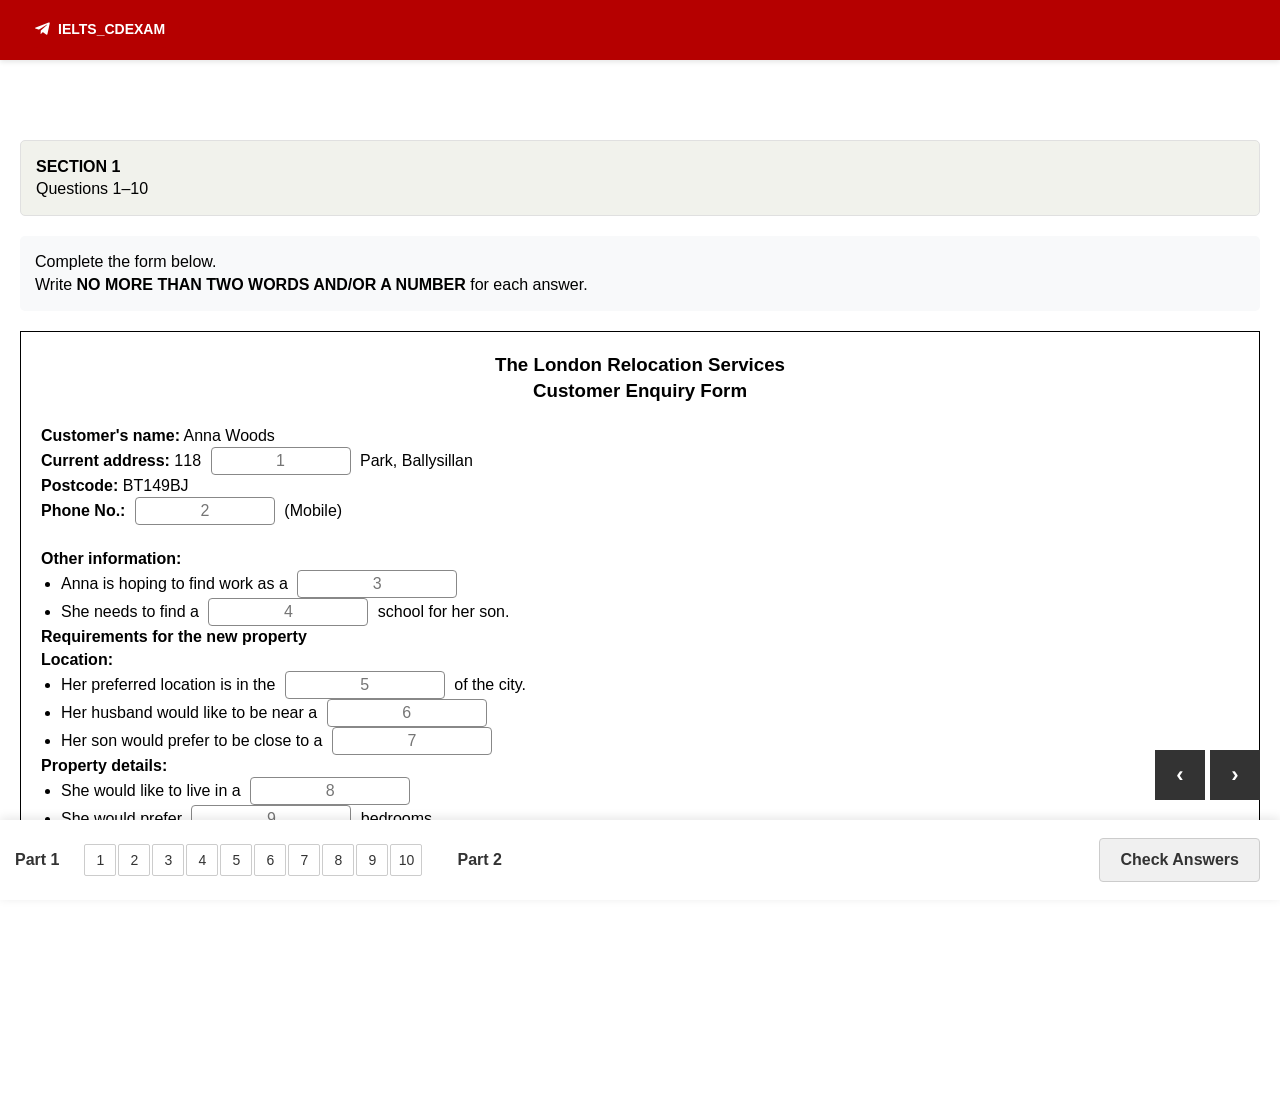
<file: listening-tests/test3.html>
<!DOCTYPE html>
<html lang="en">
<head>
    <meta charset="UTF-8">
    <meta name="viewport" content="width=device-width, initial-scale=1.0">
    <title>IELTS Listening Practice – Sections 1 & 2</title>
    <style>
        * { margin:0; padding:0; box-sizing:border-box; }
        body{
            font-family:Arial,sans-serif;
            background:#fff;
            line-height:1.4;
            font-size:16px;
            padding-bottom:90px;
        }
        header{
            background:#b50000;
            color:#fff;
            padding:12px 20px;
            display:flex;
            justify-content:space-between;
            align-items:center;
            box-shadow:0 2px 5px rgba(0,0,0,.1);
            z-index:100;
        }
        .logo-area{display:flex;align-items:center;gap:15px;}
        .social-link{
            display:flex;align-items:center;gap:8px;color:#fff;
            padding:8px 15px;border-radius:50px;text-decoration:none;
            font-weight:600;font-size:14px;
            transition:background .3s,transform .2s;
        }
        .social-link:hover{transform:translateY(-1px);}
        .social-link i{font-size:1.2em;}
        .social-link.telegram{background:#b50000;}

        .main-container{margin-top:60px;padding:20px;padding-bottom:100px;}
        .hidden{display:none;}
        .question-part{margin-bottom:40px;}
        .part-header{
            background:#f1f2ec;padding:15px;border-radius:5px;
            margin-bottom:20px;border:1px solid #e0e0e0;
        }
        .part-header p{margin:0;}
        .question{margin-bottom:30px;}
        .question-prompt{
            margin-bottom:20px;padding:15px;background:#f8f9fa;
            border-radius:5px;
        }
        .answer-input{
            border:1px solid #888;border-radius:4px;background:#fff;
            padding:4px 8px;font-size:16px;text-align:center;
            margin:0 5px;width:140px;max-width:160px;min-width:120px;
        }
        .answer-input.correct{border-color:#28a745;background:#e9f7ef;}
        .answer-input.incorrect{border-color:#dc3545;background:#f8d7da;color:#721c24;}

        .single-choice-container{margin:10px 0;display:flex;flex-direction:column;gap:18px;}
        .single-choice{padding:10px;border-left:3px solid #e24a4a;background:#f8f9fa;}
        .single-choice label{
            display:block;margin-left:20px;margin-top:4px;
            font-size:16px;cursor:pointer;
        }
        .single-choice label.correct{color:#155724;font-weight:bold;}
        .single-choice label.incorrect{color:#721c24;text-decoration:line-through;}

        .matching-options{
            display:flex;flex-wrap:wrap;gap:10px;margin:15px 0;
            padding:15px;background:#f8f9fa;border-radius:5px;
        }
        .matching-option{
            background:#fff;border:1px solid #ddd;padding:8px 12px;
            border-radius:4px;font-size:14px;
            font-weight:600;
            background:#fff9c4;
        }
        .matching-answer{
            margin:8px 0;padding:8px;border-bottom:1px solid #eee;
            display:flex;align-items:center;gap:10px;
        }

        select.answer-select{
            border:1px solid #888;border-radius:4px;background:#fff;
            padding:6px 10px;font-size:16px;width:120px;text-align:center;
        }
        select.answer-select.correct{border-color:#28a745;background:#e9f7ef;}
        select.answer-select.incorrect{border-color:#dc3545;background:#f8d7da;color:#721c24;}

        .nav-arrows{
            position:fixed;bottom:100px;right:20px;display:flex;gap:5px;z-index:101;
        }
        .nav-arrow{
            width:50px;height:50px;background:#333;color:#fff;
            border:none;cursor:pointer;display:flex;align-items:center;
            justify-content:center;font-size:22px;font-weight:bold;
        }
        .nav-row{
            position:fixed;bottom:0;left:0;right:0;background:#fff;
            padding:0;display:flex;align-items:center;height:80px;
            z-index:100;overflow-x:auto;white-space:nowrap;
            box-shadow:0 -2px 10px rgba(0,0,0,.1);
        }
        .footer__questionWrapper___1tZ46{
            display:flex;align-items:center;margin-right:20px;flex-shrink:0;
        }
        .footer__questionNo___3WNct{
            background:none;border:none;padding:10px 15px;
            font-size:16px;font-weight:600;color:#333;cursor:pointer;
            display:flex;align-items:center;gap:5px;
        }
        .footer__subquestionWrapper___9GgoP{display:none;gap:2px;margin-left:10px;}
        .footer__questionWrapper___1tZ46.selected .footer__subquestionWrapper___9GgoP{display:flex;}
        .subQuestion{
            width:32px;height:32px;border:1px solid #ccc;background:#fff;
            color:#333;font-size:14px;font-weight:500;cursor:pointer;
            display:flex;align-items:center;justify-content:center;border-radius:2px;
        }
        .subQuestion.correct{background:#28a745;color:#fff;}
        .subQuestion.incorrect{background:#dc3545;color:#fff;}
        .subQuestion.active{background:#e24f4a;color:#fff;}

        .footer__deliverButton___3FM07{
            margin-left:auto;margin-right:20px;background:#f0f0f0;
            color:#333;border:1px solid #ccc;padding:12px 20px;
            border-radius:4px;font-size:16px;font-weight:600;cursor:pointer;
            display:flex;align-items:center;gap:8px;
        }
        .result-button{background:#28a745!important;color:#fff!important;border:none!important;}

        .modal-overlay{
            position:fixed;top:0;left:0;width:100%;height:100%;
            background:rgba(0,0,0,.6);z-index:2000;display:flex;
            justify-content:center;align-items:center;padding:20px;
        }
        .modal-content{
            background:#fff;padding:25px;border-radius:8px;
            width:100%;max-width:800px;max-height:90vh;overflow-y:auto;
        }
        .modal-header{
            display:flex;justify-content:space-between;align-items:center;
            border-bottom:1px solid #ddd;padding-bottom:15px;margin-bottom:20px;
        }
        #result-details table{width:100%;border-collapse:collapse;margin-top:20px;}
        #result-details th,#result-details td{border:1px solid #ddd;padding:10px;text-align:left;}
        .result-correct{color:#28a745;font-weight:bold;}
        .result-incorrect{color:#dc3545;font-weight:bold;}

        @media (max-width:768px){
            .main-container{padding:10px;}
            .answer-input,select.answer-select{width:100px;min-width:80px;}
        }
    </style>
    <link rel="stylesheet" href="https://cdnjs.cloudflare.com/ajax/libs/font-awesome/5.15.4/css/all.min.css">
</head>
<body>
    <header>
        <div class="logo-area">
            <a href="https://t.me/IELTS_CDEXAM" class="social-link telegram" target="_blank">
                <i class="fab fa-telegram-plane"></i> <span>IELTS_CDEXAM</span>
            </a>
        </div>
    </header>

    <div class="main-container">
        <!-- Part 1 -->
        <div id="part-1" class="question-part">
            <div class="part-header">
                <p><strong>SECTION 1</strong></p>
                <p>Questions 1–10</p>
            </div>
            <div class="question">
                <div class="question-prompt">
                    <p>Complete the form below.</p>
                    <p>Write <strong>NO MORE THAN TWO WORDS AND/OR A NUMBER</strong> for each answer.</p>
                </div>
                <div style="padding:20px;border:1px solid #000;">
                    <h3 style="text-align:center;margin-bottom:20px;">The London Relocation Services<br>Customer Enquiry Form</h3>
                    <p><strong>Customer's name:</strong> Anna Woods</p>
                    <p><strong>Current address:</strong> 118 <input type="text" id="q1" class="answer-input" placeholder="1"> Park, Ballysillan</p>
                    <p><strong>Postcode:</strong> BT149BJ</p>
                    <p><strong>Phone No.:</strong> <input type="text" id="q2" class="answer-input" placeholder="2"> (Mobile)</p>
                    <br>
                    <p><strong>Other information:</strong></p>
                    <ul style="list-style:disc;padding-left:20px;">
                        <li>Anna is hoping to find work as a <input type="text" id="q3" class="answer-input" placeholder="3" style="width:180px;"></li>
                        <li>She needs to find a <input type="text" id="q4" class="answer-input" placeholder="4" style="width:180px;"> school for her son.</li>
                    </ul>
                    <p><strong>Requirements for the new property</strong></p>
                    <p><strong>Location:</strong></p>
                    <ul style="list-style:disc;padding-left:20px;">
                        <li>Her preferred location is in the <input type="text" id="q5" class="answer-input" placeholder="5" style="width:180px;"> of the city.</li>
                        <li>Her husband would like to be near a <input type="text" id="q6" class="answer-input" placeholder="6" style="width:180px;"></li>
                        <li>Her son would prefer to be close to a <input type="text" id="q7" class="answer-input" placeholder="7" style="width:180px;"></li>
                    </ul>
                    <p><strong>Property details:</strong></p>
                    <ul style="list-style:disc;padding-left:20px;">
                        <li>She would like to live in a <input type="text" id="q8" class="answer-input" placeholder="8" style="width:180px;"></li>
                        <li>She would prefer <input type="text" id="q9" class="answer-input" placeholder="9" style="width:180px;"> bedrooms</li>
                        <li>A small <input type="text" id="q10" class="answer-input" placeholder="10" style="width:180px;"> is also desirable</li>
                    </ul>
                </div>
            </div>
        </div>

        <!-- Part 2 -->
        <div id="part-2" class="question-part hidden">
            <div class="part-header">
                <p><strong>SECTION 2</strong></p>
                <p>Questions 11–20</p>
            </div>

            <!-- Q11–14 (radio) -->
            <div class="question">
                <div class="question-prompt">
                    <p><strong>Questions 11–14</strong></p>
                    <p>Choose the correct letter, <strong>A</strong>, <strong>B</strong> or <strong>C</strong>.</p>
                    <h4>Canadian Festival Theatre</h4>
                </div>
                <div class="single-choice-container">
                    <div class="single-choice">
                        <p><strong>11</strong> What special offer is there for regular theatre-goers in this season?</p>
                        <label><input type="radio" name="q11" value="A"> A They can see a second play at a reduced price.</label>
                        <label><input type="radio" name="q11" value="B"> B They can buy two tickets and get two free.</label>
                        <label><input type="radio" name="q11" value="C"> C They can get a discount on Mondays.</label>
                    </div>
                    <div class="single-choice">
                        <p><strong>12</strong> What information is given about the study guides?</p>
                        <label><input type="radio" name="q12" value="A"> A They are handed out at the theatre.</label>
                        <label><input type="radio" name="q12" value="B"> B They provide information on the actors.</label>
                        <label><input type="radio" name="q12" value="C"> C They give ideas for discussion.</label>
                    </div>
                    <div class="single-choice">
                        <p><strong>13</strong> What information is given about the 'Bring a friend' special?</p>
                        <label><input type="radio" name="q13" value="A"> A It is only for those over 65.</label>
                        <label><input type="radio" name="q13" value="B"> B It applies to a number of productions.</label>
                        <label><input type="radio" name="q13" value="C"> C It includes a 5% reduction on gifts.</label>
                    </div>
                    <div class="single-choice">
                        <p><strong>14</strong> What does Michael say about the actor Christopher Plunket?</p>
                        <label><input type="radio" name="q14" value="A"> A He may retire from acting soon.</label>
                        <label><input type="radio" name="q14" value="B"> B He writes his own plays.</label>
                        <label><input type="radio" name="q14" value="C"> C He prefers acting in films to performing live.</label>
                    </div>
                </div>
            </div>

            <!-- Q15–20 (dropdown) -->
            <div class="question">
                <div class="question-prompt">
                    <p><strong>Questions 15–20</strong></p>
                    <p>What is the main theme of each of the following musicals?</p>
                    <p>Choose <strong>SIX</strong> answers from the box and write the correct letter, <strong>A–H</strong>, next to questions 15–20.</p>
                </div>

                <div class="matching-options">
                    <div class="matching-option"><strong>A</strong> living in a different century</div>
                    <div class="matching-option"><strong>B</strong> managing to achieve success</div>
                    <div class="matching-option"><strong>C</strong> ageing slowly</div>
                    <div class="matching-option"><strong>D</strong> growing up</div>
                    <div class="matching-option"><strong>E</strong> experiencing disappointment</div>
                    <div class="matching-option"><strong>F</strong> living in a magical place</div>
                    <div class="matching-option"><strong>G</strong> overcoming poverty</div>
                    <div class="matching-option"><strong>H</strong> handling conflict</div>
                </div>

                <div style="padding:20px;">
                    <p style="margin:8px 0;"><strong>Musicals</strong></p>
                    <div class="matching-answer"><strong>15</strong> The Climb 
                        <select id="q15" class="answer-select">
                            <option value="" disabled selected>Select</option>
                            <option value="A">A</option><option value="B">B</option><option value="C">C</option>
                            <option value="D">D</option><option value="E">E</option><option value="F">F</option>
                            <option value="G">G</option><option value="H">H</option>
                        </select>
                    </div>
                    <div class="matching-answer"><strong>16</strong> The Voyagers 
                        <select id="q16" class="answer-select">
                            <option value="" disabled selected>Select</option>
                            <option value="A">A</option><option value="B">B</option><option value="C">C</option>
                            <option value="D">D</option><option value="E">E</option><option value="F">F</option>
                            <option value="G">G</option><option value="H">H</option>
                        </select>
                    </div>
                    <div class="matching-answer"><strong>17</strong> Joey Brown 
                        <select id="q17" class="answer-select">
                            <option value="" disabled selected>Select</option>
                            <option value="A">A</option><option value="B">B</option><option value="C">C</option>
                            <option value="D">D</option><option value="E">E</option><option value="F">F</option>
                            <option value="G">G</option><option value="H">H</option>
                        </select>
                    </div>
                    <div class="matching-answer"><strong>18</strong> Main Street 
                        <select id="q18" class="answer-select">
                            <option value="" disabled selected>Select</option>
                            <option value="A">A</option><option value="B">B</option><option value="C">C</option>
                            <option value="D">D</option><option value="E">E</option><option value="F">F</option>
                            <option value="G">G</option><option value="H">H</option>
                        </select>
                    </div>
                    <div class="matching-answer"><strong>19</strong> Millie and Mike 
                        <select id="q19" class="answer-select">
                            <option value="" disabled selected>Select</option>
                            <option value="A">A</option><option value="B">B</option><option value="C">C</option>
                            <option value="D">D</option><option value="E">E</option><option value="F">F</option>
                            <option value="G">G</option><option value="H">H</option>
                        </select>
                    </div>
                    <div class="matching-answer"><strong>20</strong> Windswept 
                        <select id="q20" class="answer-select">
                            <option value="" disabled selected>Select</option>
                            <option value="A">A</option><option value="B">B</option><option value="C">C</option>
                            <option value="D">D</option><option value="E">E</option><option value="F">F</option>
                            <option value="G">G</option><option value="H">H</option>
                        </select>
                    </div>
                </div>
            </div>
        </div>
    </div>

    <div class="nav-arrows">
        <button class="nav-arrow" onclick="previousPart()" id="prevBtn">‹</button>
        <button class="nav-arrow" onclick="nextPart()" id="nextBtn">›</button>
    </div>

    <nav class="nav-row">
        <div class="footer__questionWrapper___1tZ46 selected">
            <button class="footer__questionNo___3WNct" onclick="switchToPart(1)">Part 1</button>
            <div class="footer__subquestionWrapper___9GgoP">
                <button class="subQuestion" onclick="goToQuestion(1)">1</button>
                <button class="subQuestion" onclick="goToQuestion(2)">2</button>
                <button class="subQuestion" onclick="goToQuestion(3)">3</button>
                <button class="subQuestion" onclick="goToQuestion(4)">4</button>
                <button class="subQuestion" onclick="goToQuestion(5)">5</button>
                <button class="subQuestion" onclick="goToQuestion(6)">6</button>
                <button class="subQuestion" onclick="goToQuestion(7)">7</button>
                <button class="subQuestion" onclick="goToQuestion(8)">8</button>
                <button class="subQuestion" onclick="goToQuestion(9)">9</button>
                <button class="subQuestion" onclick="goToQuestion(10)">10</button>
            </div>
        </div>
        <div class="footer__questionWrapper___1tZ46">
            <button class="footer__questionNo___3WNct" onclick="switchToPart(2)">Part 2</button>
            <div class="footer__subquestionWrapper___9GgoP">
                <button class="subQuestion" onclick="goToQuestion(11)">11</button>
                <button class="subQuestion" onclick="goToQuestion(12)">12</button>
                <button class="subQuestion" onclick="goToQuestion(13)">13</button>
                <button class="subQuestion" onclick="goToQuestion(14)">14</button>
                <button class="subQuestion" onclick="goToQuestion(15)">15</button>
                <button class="subQuestion" onclick="goToQuestion(16)">16</button>
                <button class="subQuestion" onclick="goToQuestion(17)">17</button>
                <button class="subQuestion" onclick="goToQuestion(18)">18</button>
                <button class="subQuestion" onclick="goToQuestion(19)">19</button>
                <button class="subQuestion" onclick="goToQuestion(20)">20</button>
            </div>
        </div>
        <button id="deliver-button" class="footer__deliverButton___3FM07"><span>Check Answers</span></button>
    </nav>

    <div id="result-modal" class="modal-overlay" style="display:none;">
        <div class="modal-content">
            <div class="modal-header">
                <h2>Your Results (Sections 1 & 2)</h2>
                <button id="modal-close-button">×</button>
            </div>
            <div class="modal-body">
                <p id="score-summary"></p>
                <div id="result-details"></div>
            </div>
        </div>
    </div>

    <script>
        let currentPart = 1;
        const totalQuestions = 20;

        const correctAnswers = {
            'q1': 'Fordyce',
            'q2': '7840051963',
            'q3': 'Nurse',
            'q4': 'Primary',
            'q5': 'South',
            'q6': 'Station',
            'q7': 'Park',
            'q8': 'House',
            'q9': 'Three',
            'q10': 'Office',
            'q11': 'A',
            'q12': 'C',
            'q13': 'B',
            'q14': 'A',
            'q15': 'B',
            'q16': 'A',
            'q17': 'H',
            'q18': 'E',
            'q19': 'D',
            'q20': 'F'
        };

        function switchToPart(p){
            currentPart = p;
            document.querySelectorAll('.question-part').forEach(el=>el.classList.add('hidden'));
            document.getElementById(`part-${p}`).classList.remove('hidden');
            document.querySelectorAll('.footer__questionWrapper___1tZ46').forEach(el=>el.classList.remove('selected'));
            document.querySelectorAll('.footer__questionWrapper___1tZ46')[p-1].classList.add('selected');
            updateNavigation();
        }

        function goToQuestion(q){
            const part = Math.ceil(q/10);
            if(currentPart!==part) switchToPart(part);
            document.querySelectorAll('.subQuestion').forEach(b=>b.classList.remove('active'));
            const btn = document.querySelector(`.subQuestion[onclick="goToQuestion(${q})"]`);
            if(btn) btn.classList.add('active');
            const el = document.getElementById(`q${q}`) || document.querySelector(`input[name="q${q}"]:checked`)?.closest('.single-choice');
            if(el) el.scrollIntoView({behavior:'smooth',block:'center'});
        }

        function previousPart(){ if(currentPart>1) switchToPart(currentPart-1); }
        function nextPart(){ if(currentPart<2) switchToPart(currentPart+1); }

        function updateNavigation(){
            document.getElementById('prevBtn').disabled = currentPart===1;
            document.getElementById('nextBtn').disabled = currentPart===2;
        }

        function checkAnswers(){
            let score = 0;
            const results = [];

            // Clear previous feedback
            document.querySelectorAll('.correct,.incorrect').forEach(el=>el.classList.remove('correct','incorrect'));
            document.querySelectorAll('.subQuestion').forEach(b=>b.classList.remove('correct','incorrect'));

            for(let q=1;q<=totalQuestions;q++){
                const key = `q${q}`;
                const correct = correctAnswers[key];
                let user = '', correctFlag = false;

                if(q<=10){
                    const inp = document.getElementById(key);
                    if(inp){
                        user = inp.value.trim();
                        correctFlag = user.toLowerCase() === correct.toLowerCase();
                        inp.classList.add(correctFlag ? 'correct' : 'incorrect');
                    }
                }else if(q>=11 && q<=14){
                    const rad = document.querySelector(`input[name="${key}"]:checked`);
                    user = rad ? rad.value : '';
                    correctFlag = user === correct;
                    if(rad){
                        rad.closest('label').classList.add(correctFlag ? 'correct' : 'incorrect');
                    }
                }else{
                    const sel = document.getElementById(key);
                    if(sel){
                        user = sel.value;
                        correctFlag = user === correct;
                        sel.classList.add(correctFlag ? 'correct' : 'incorrect');
                    }
                }

                if(correctFlag) score++;

                const btn = document.querySelector(`.subQuestion[onclick="goToQuestion(${q})"]`);
                if(btn){
                    btn.classList.toggle('correct', correctFlag);
                    if(!correctFlag) btn.classList.add('incorrect');
                }

                results.push({
                    question: q,
                    userAnswer: user || '—',
                    correctAnswer: correct,
                    isCorrect: correctFlag
                });
            }

            showResults(score, results);
        }

        function showResults(score, data){
            const modal = document.getElementById('result-modal');
            document.getElementById('score-summary').textContent = `You scored ${score} out of ${totalQuestions}.`;

            let tbl = '<table><tr><th>Q</th><th>Your Answer</th><th>Correct</th><th>Result</th></tr>';
            data.forEach(r => {
                tbl += `<tr>
                    <td>${r.question}</td>
                    <td>${r.userAnswer}</td>
                    <td>${r.correctAnswer}</td>
                    <td class="${r.isCorrect ? 'result-correct' : 'result-incorrect'}">
                        ${r.isCorrect ? 'Correct' : 'Incorrect'}
                    </td>
                </tr>`;
            });
            tbl += '</table>';
            document.getElementById('result-details').innerHTML = tbl;

            modal.style.display = 'flex';
            const btn = document.getElementById('deliver-button');
            btn.classList.add('result-button');
            btn.innerHTML = '<span>My Result</span>';
        }

        // Event listeners
        document.getElementById('deliver-button').addEventListener('click', checkAnswers);
        document.getElementById('modal-close-button').addEventListener('click', () => {
            document.getElementById('result-modal').style.display = 'none';
        });

        // Initialise
        switchToPart(1);
        updateNavigation();
    </script>
</body>
</html>
</file>
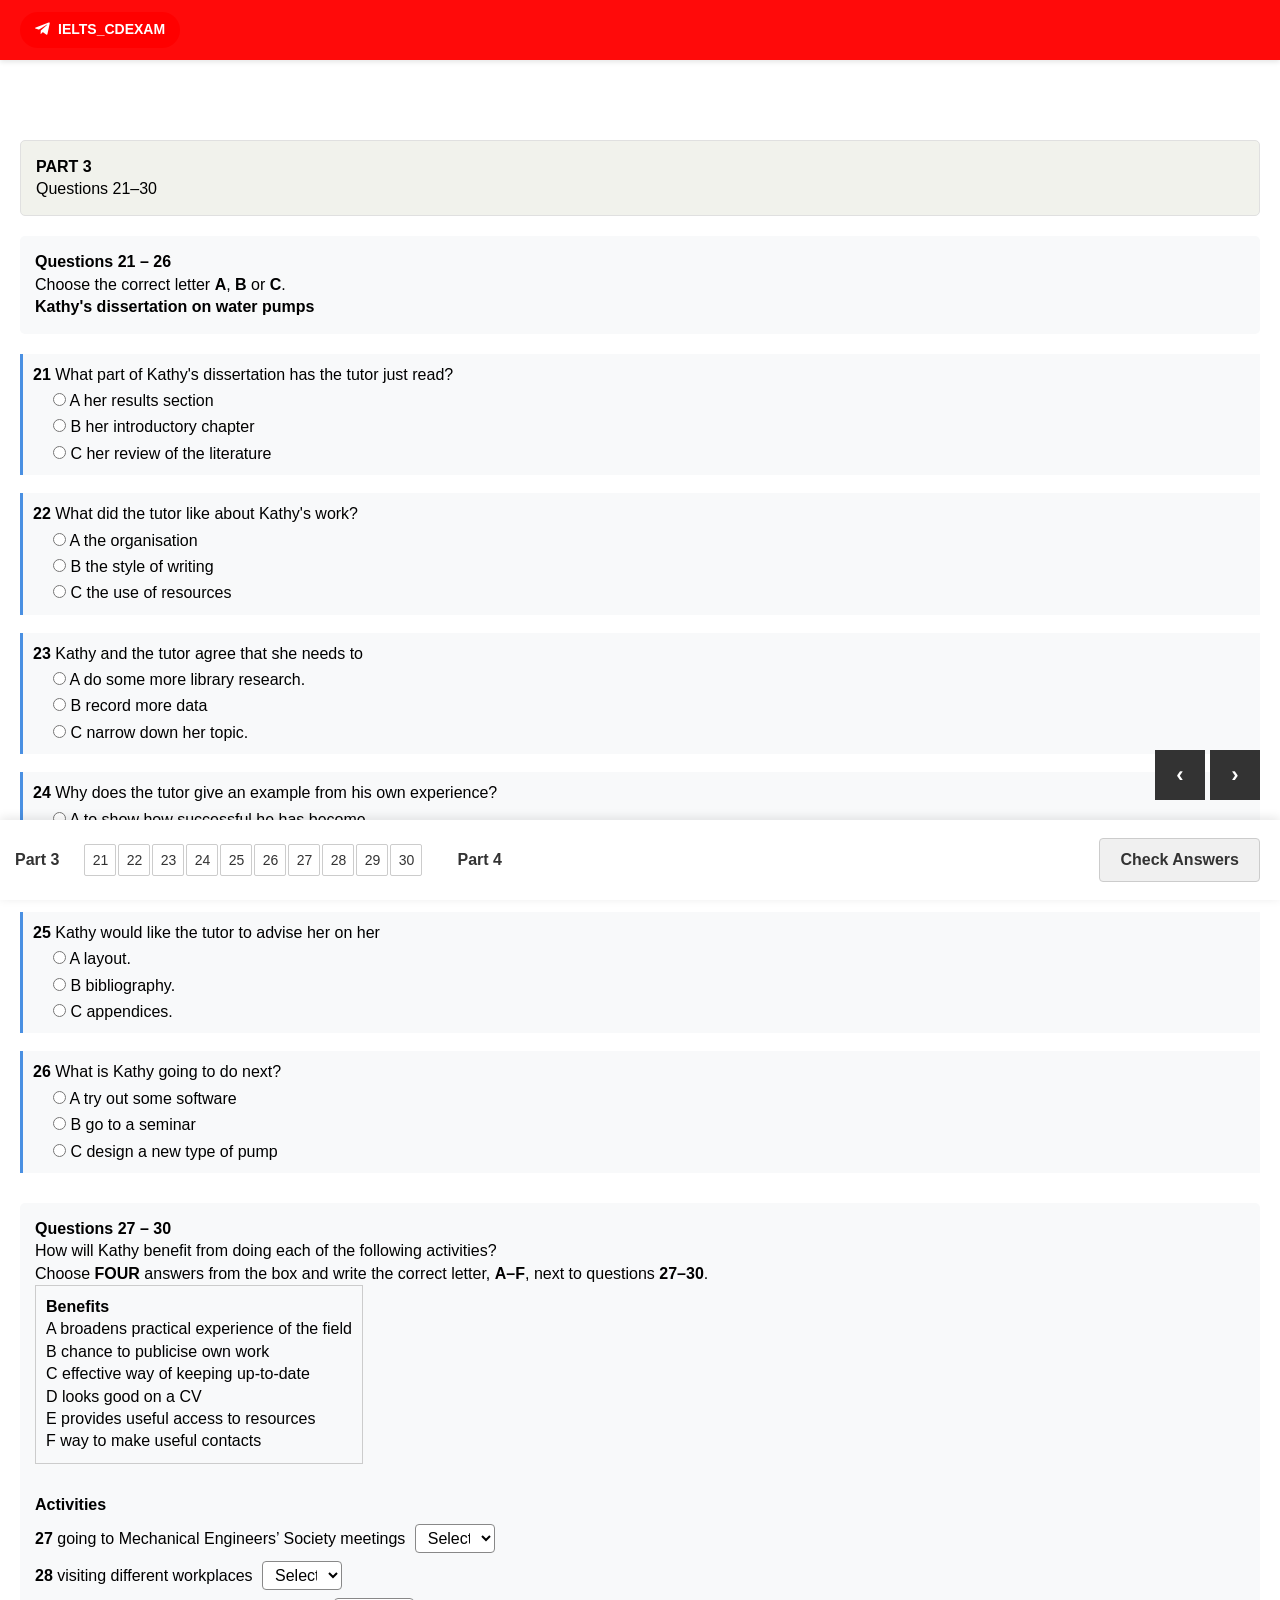
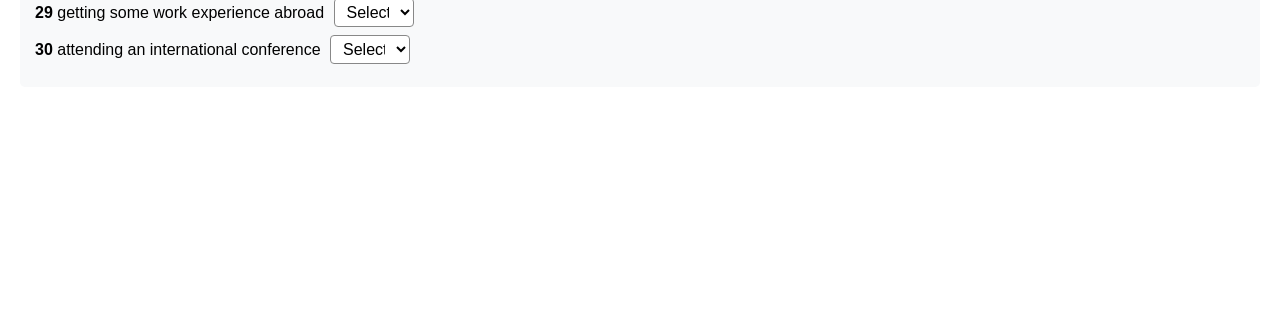
<file: listening-tests/test4.html>
<!DOCTYPE html>
<html lang="en">
<head>
    <meta charset="UTF-8">
    <meta name="viewport" content="width=device-width, initial-scale=1.0">
    <title>IELTS Listening Practice – Sections 3 & 4</title>
    <style>
        * { margin: 0; padding: 0; box-sizing: border-box; }
        body {
            font-family: Arial, sans-serif;
            background-color: #ffffff;
            line-height: 1.4;
            font-size: 16px;
            padding-bottom: 90px;
        }
        header {
            background-color: #ff0a0a;
            color: white;
            padding: 12px 20px;
            display: flex;
            justify-content: space-between;
            align-items: center;
            box-shadow: 0 2px 5px rgba(0,0,0,0.1);
            z-index: 100;
        }
        .logo-area { display: flex; align-items: center; gap: 15px; }
        .social-link {
            display: flex; align-items: center; gap: 8px; color: white;
            padding: 8px 15px; border-radius: 50px; text-decoration: none;
            font-weight: 600; font-size: 14px;
            transition: background-color 0.3s ease, transform 0.2s ease;
        }
        .social-link:hover { transform: translateY(-1px); }
        .social-link i { font-size: 1.2em; }
        .social-link.telegram { background-color: #ff0000; }
        .main-container { margin-top: 60px; padding: 20px; padding-bottom: 100px; }
        .hidden { display: none; }
        .question-part { margin-bottom: 40px; }
        .part-header {
            background-color: #f1f2ec; padding: 15px; border-radius: 5px;
            margin-bottom: 20px; border: 1px solid #e0e0e0;
        }
        .part-header p { margin: 0; }
        .question { margin-bottom: 30px; }
        .question-prompt {
            margin-bottom: 20px; padding: 15px; background-color: #f8f9fa;
            border-radius: 5px;
        }
        .answer-input, .answer-select {
            border: 1px solid #888; border-radius: 4px; background-color: #fff;
            padding: 4px 8px; font-size: 16px; text-align: center;
            margin: 0 5px; width: 80px; max-width: 100px;
        }
        .answer-input.correct, .answer-select.correct { border-color: #28a745; background-color: #e9f7ef; }
        .answer-input.incorrect, .answer-select.incorrect { border-color: #dc3545; background-color: #f8d7da; color: #721c24; }
        .single-choice-container { margin: 10px 0; display: flex; flex-direction: column; gap: 18px; }
        .single-choice { padding: 10px; border-left: 3px solid #4a90e2; background-color: #f8f9fa; }
        .single-choice label {
            display: block; margin-left: 20px; margin-top: 4px;
            font-size: 16px; cursor: pointer;
        }
        .single-choice label.correct { color: #155724; font-weight: bold; }
        .single-choice label.incorrect { color: #721c24; text-decoration: line-through; }
        .nav-arrows {
            position: fixed; bottom: 100px; right: 20px; display: flex; gap: 5px; z-index: 101;
        }
        .nav-arrow {
            width: 50px; height: 50px; background: #333; color: white;
            border: none; cursor: pointer; display: flex; align-items: center;
            justify-content: center; font-size: 22px; font-weight: bold;
        }
        .nav-row {
            position: fixed; bottom: 0; left: 0; right: 0; background: #ffffff;
            padding: 0; display: flex; align-items: center; height: 80px;
            z-index: 100; overflow-x: auto; white-space: nowrap;
            box-shadow: 0 -2px 10px rgba(0,0,0,0.1);
        }
        .footer__questionWrapper___1tZ46 {
            display: flex; align-items: center; margin-right: 20px; flex-shrink: 0;
        }
        .footer__questionNo___3WNct {
            background: none; border: none; padding: 10px 15px;
            font-size: 16px; font-weight: 600; color: #333; cursor: pointer;
            display: flex; align-items: center; gap: 5px;
        }
        .footer__subquestionWrapper___9GgoP { display: none; gap: 2px; margin-left: 10px; }
        .footer__questionWrapper___1tZ46.selected .footer__subquestionWrapper___9GgoP { display: flex; }
        .subQuestion {
            width: 32px; height: 32px; border: 1px solid #ccc; background: white;
            color: #333; font-size: 14px; font-weight: 500; cursor: pointer;
            display: flex; align-items: center; justify-content: center; border-radius: 2px;
        }
        .subQuestion.correct { background-color: #28a745; color: white; }
        .subQuestion.incorrect { background-color: #dc3545; color: white; }
        .subQuestion.active { background-color: #f80c0c; color: white; }
        .footer__deliverButton___3FM07 {
            margin-left: auto; margin-right: 20px; background-color: #f0f0f0;
            color: #333; border: 1px solid #ccc; padding: 12px 20px;
            border-radius: 4px; font-size: 16px; font-weight: 600; cursor: pointer;
            display: flex; align-items: center; gap: 8px;
        }
        .result-button { background-color: #28a745 !important; color: white !important; border: none !important; }
        .modal-overlay {
            position: fixed; top: 0; left: 0; width: 100%; height: 100%;
            background-color: rgba(0,0,0,0.6); z-index: 2000; display: flex;
            justify-content: center; align-items: center; padding: 20px;
        }
        .modal-content {
            background: white; padding: 25px; border-radius: 8px;
            width: 100%; max-width: 800px; max-height: 90vh; overflow-y: auto;
        }
        .modal-header {
            display: flex; justify-content: space-between; align-items: center;
            border-bottom: 1px solid #ddd; padding-bottom: 15px; margin-bottom: 20px;
        }
        #result-details table { width: 100%; border-collapse: collapse; margin-top: 20px; }
        #result-details th, #result-details td { border: 1px solid #ddd; padding: 10px; text-align: left; }
        .result-correct { color: #28a745; font-weight: bold; }
        .result-incorrect { color: #dc3545; font-weight: bold; }
        @media (max-width: 768px) {
            .main-container { padding: 10px; }
            .answer-input, .answer-select { width: 70px; min-width: 60px; }
        }
    </style>
    <link rel="stylesheet" href="https://cdnjs.cloudflare.com/ajax/libs/font-awesome/5.15.4/css/all.min.css">
</head>
<body>
    <header>
        <div class="logo-area">
            <a href="https://t.me/IELTS_CDEXAM" class="social-link telegram" target="_blank">
                <i class="fab fa-telegram-plane"></i> <span>IELTS_CDEXAM</span>
            </a>
        </div>
    </header>

    <div class="main-container">
        <!-- Part 3 -->
        <div id="part-3" class="question-part">
            <div class="part-header">
                <p><strong>PART 3</strong></p>
                <p>Questions 21–30</p>
            </div>

            <!-- Questions 21–26: Multiple Choice -->
            <div class="question">
                <div class="question-prompt">
                    <p><strong>Questions 21 – 26</strong></p>
                    <p>Choose the correct letter <strong>A</strong>, <strong>B</strong> or <strong>C</strong>.</p>
                    <h4>Kathy's dissertation on water pumps</h4>
                </div>
                <div class="single-choice-container">
                    <div class="single-choice">
                        <p><strong>21</strong> What part of Kathy's dissertation has the tutor just read?</p>
                        <label><input type="radio" name="q21" value="A"> A her results section</label>
                        <label><input type="radio" name="q21" value="B"> B her introductory chapter</label>
                        <label><input type="radio" name="q21" value="C"> C her review of the literature</label>
                    </div>
                    <div class="single-choice">
                        <p><strong>22</strong> What did the tutor like about Kathy's work?</p>
                        <label><input type="radio" name="q22" value="A"> A the organisation</label>
                        <label><input type="radio" name="q22" value="B"> B the style of writing</label>
                        <label><input type="radio" name="q22" value="C"> C the use of resources</label>
                    </div>
                    <div class="single-choice">
                        <p><strong>23</strong> Kathy and the tutor agree that she needs to</p>
                        <label><input type="radio" name="q23" value="A"> A do some more library research.</label>
                        <label><input type="radio" name="q23" value="B"> B record more data</label>
                        <label><input type="radio" name="q23" value="C"> C narrow down her topic.</label>
                    </div>
                    <div class="single-choice">
                        <p><strong>24</strong> Why does the tutor give an example from his own experience?</p>
                        <label><input type="radio" name="q24" value="A"> A to show how successful he has become</label>
                        <label><input type="radio" name="q24" value="B"> B to illustrate how times have changed</label>
                        <label><input type="radio" name="q24" value="C"> C to encourage Kathy to do something similar</label>
                    </div>
                    <div class="single-choice">
                        <p><strong>25</strong> Kathy would like the tutor to advise her on her</p>
                        <label><input type="radio" name="q25" value="A"> A layout.</label>
                        <label><input type="radio" name="q25" value="B"> B bibliography.</label>
                        <label><input type="radio" name="q25" value="C"> C appendices.</label>
                    </div>
                    <div class="single-choice">
                        <p><strong>26</strong> What is Kathy going to do next?</p>
                        <label><input type="radio" name="q26" value="A"> A try out some software</label>
                        <label><input type="radio" name="q26" value="B"> B go to a seminar</label>
                        <label><input type="radio" name="q26" value="C"> C design a new type of pump</label>
                    </div>
                </div>
            </div>

            <!-- Questions 27–30: Matching with Dropdowns -->
            <div class="question">
                <div class="question-prompt">
                    <p><strong>Questions 27 – 30</strong></p>
                    <p>How will Kathy benefit from doing each of the following activities?</p>
                    <p>Choose <strong>FOUR</strong> answers from the box and write the correct letter, <strong>A–F</strong>, next to questions <strong>27–30</strong>.</p>
                    <div style="margin-bottom: 15px; padding: 10px; border: 1px solid #ccc; display: inline-block;">
                        <p><strong>Benefits</strong></p>
                        <label style="display: block;">A broadens practical experience of the field</label>
                        <label style="display: block;">B chance to publicise own work</label>
                        <label style="display: block;">C effective way of keeping up-to-date</label>
                        <label style="display: block;">D looks good on a CV</label>
                        <label style="display: block;">E provides useful access to resources</label>
                        <label style="display: block;">F way to make useful contacts</label>
                    </div>
                    <div style="margin-top: 15px;">
                        <p><strong>Activities</strong></p>
                        <p style="margin: 8px 0;"><strong>27</strong> going to Mechanical Engineers’ Society meetings 
                            <select id="q27" class="answer-select">
                                <option value="" disabled selected>Select</option>
                                <option value="A">A</option>
                                <option value="B">B</option>
                                <option value="C">C</option>
                                <option value="D">D</option>
                                <option value="E">E</option>
                                <option value="F">F</option>
                            </select>
                        </p>
                        <p style="margin: 8px 0;"><strong>28</strong> visiting different workplaces 
                            <select id="q28" class="answer-select">
                                <option value="" disabled selected>Select</option>
                                <option value="A">A</option>
                                <option value="B">B</option>
                                <option value="C">C</option>
                                <option value="D">D</option>
                                <option value="E">E</option>
                                <option value="F">F</option>
                            </select>
                        </p>
                        <p style="margin: 8px 0;"><strong>29</strong> getting some work experience abroad 
                            <select id="q29" class="answer-select">
                                <option value="" disabled selected>Select</option>
                                <option value="A">A</option>
                                <option value="B">B</option>
                                <option value="C">C</option>
                                <option value="D">D</option>
                                <option value="E">E</option>
                                <option value="F">F</option>
                            </select>
                        </p>
                        <p style="margin: 8px 0;"><strong>30</strong> attending an international conference 
                            <select id="q30" class="answer-select">
                                <option value="" disabled selected>Select</option>
                                <option value="A">A</option>
                                <option value="B">B</option>
                                <option value="C">C</option>
                                <option value="D">D</option>
                                <option value="E">E</option>
                                <option value="F">F</option>
                            </select>
                        </p>
                    </div>
                </div>
            </div>
        </div>

        <!-- Part 4 -->
        <div id="part-4" class="question-part hidden">
            <div class="part-header">
                <p><strong>PART 4</strong></p>
                <p>Questions 31–40</p>
            </div>
            <div class="question">
                <div class="question-prompt">
                    <p>Complete the notes below.</p>
                    <p>Write <strong>ONE WORD ONLY</strong> for each answer.</p>
                </div>
                <div style="padding: 20px; border: 1px solid #000;">
                    <h3 style="text-align: center; margin-bottom: 20px;">Food Safety Standards</h3>
                    <h4>Risk assessment</h4>
                    <p>Scientists have to consider potential problems with:</p>
                    <ul>
                        <li>the product's <input type="text" id="q31" class="answer-input" placeholder="31" style="width: 180px;"> (could they attract harmful bacteria?)</li>
                        <li>method of preparation (will it eliminate harmful micro-organisms?)</li>
                        <li>how products are <input type="text" id="q32" class="answer-input" placeholder="32" style="width: 180px;"> and distributed</li>
                        <li>supermarkets (e.g. changes in <input type="text" id="q33" class="answer-input" placeholder="33" style="width: 180px;"> affecting the condition of frozen food)</li>
                        <li>end-users (how is food usually handled in the home?)</li>
                    </ul>
                    <h4>Factors affecting food consumption</h4>
                    <p><strong>Legislation</strong></p>
                    <p><strong>Consumer attitudes</strong></p>
                    <ul>
                        <li>e.g. dislike of additives → growth of the <input type="text" id="q34" class="answer-input" placeholder="34" style="width: 180px;"> food market in Australia</li>
                    </ul>
                    <p><strong>The food industry</strong></p>
                    <ul>
                        <li>supermarkets may use price or <input type="text" id="q35" class="answer-input" placeholder="35" style="width: 180px;"> as their selling strategy (but the main concern is profitability)</li>
                    </ul>
                    <p><strong>The mass media</strong></p>
                    <ul>
                        <li>now the main source of <input type="text" id="q36" class="answer-input" placeholder="36" style="width: 180px;"> for many</li>
                        <li>negative effect because not objective:</li>
                        <li style="margin-left: 20px;">concern for <input type="text" id="q37" class="answer-input" placeholder="37" style="width: 180px;"></li>
                        <li style="margin-left: 20px;">news is now a form of <input type="text" id="q38" class="answer-input" placeholder="38" style="width: 180px;"> which can mislead the public</li>
                        <li>few programmes deal with food safety or <input type="text" id="q39" class="answer-input" placeholder="39" style="width: 180px;"></li>
                    </ul>
                    <p><strong>Personal opinion</strong></p>
                    <p>Importance of education: as with benefits of exercise, many children can influence their <input type="text" id="q40" class="answer-input" placeholder="40" style="width: 180px;">.</p>
                </div>
            </div>
        </div>
    </div>

    <div class="nav-arrows">
        <button class="nav-arrow" onclick="previousPart()" id="prevBtn">‹</button>
        <button class="nav-arrow" onclick="nextPart()" id="nextBtn">›</button>
    </div>

    <nav class="nav-row">
        <div class="footer__questionWrapper___1tZ46 selected">
            <button class="footer__questionNo___3WNct" onclick="switchToPart(3)">Part 3</button>
            <div class="footer__subquestionWrapper___9GgoP">
                <button class="subQuestion" onclick="goToQuestion(21)">21</button>
                <button class="subQuestion" onclick="goToQuestion(22)">22</button>
                <button class="subQuestion" onclick="goToQuestion(23)">23</button>
                <button class="subQuestion" onclick="goToQuestion(24)">24</button>
                <button class="subQuestion" onclick="goToQuestion(25)">25</button>
                <button class="subQuestion" onclick="goToQuestion(26)">26</button>
                <button class="subQuestion" onclick="goToQuestion(27)">27</button>
                <button class="subQuestion" onclick="goToQuestion(28)">28</button>
                <button class="subQuestion" onclick="goToQuestion(29)">29</button>
                <button class="subQuestion" onclick="goToQuestion(30)">30</button>
            </div>
        </div>
        <div class="footer__questionWrapper___1tZ46">
            <button class="footer__questionNo___3WNct" onclick="switchToPart(4)">Part 4</button>
            <div class="footer__subquestionWrapper___9GgoP">
                <button class="subQuestion" onclick="goToQuestion(31)">31</button>
                <button class="subQuestion" onclick="goToQuestion(32)">32</button>
                <button class="subQuestion" onclick="goToQuestion(33)">33</button>
                <button class="subQuestion" onclick="goToQuestion(34)">34</button>
                <button class="subQuestion" onclick="goToQuestion(35)">35</button>
                <button class="subQuestion" onclick="goToQuestion(36)">36</button>
                <button class="subQuestion" onclick="goToQuestion(37)">37</button>
                <button class="subQuestion" onclick="goToQuestion(38)">38</button>
                <button class="subQuestion" onclick="goToQuestion(39)">39</button>
                <button class="subQuestion" onclick="goToQuestion(40)">40</button>
            </div>
        </div>
        <button id="deliver-button" class="footer__deliverButton___3FM07"><span>Check Answers</span></button>
    </nav>

    <div id="result-modal" class="modal-overlay" style="display: none;">
        <div class="modal-content">
            <div class="modal-header">
                <h2>Your Results (Sections 3 & 4)</h2>
                <button id="modal-close-button">×</button>
            </div>
            <div class="modal-body">
                <p id="score-summary"></p>
                <div id="result-details"></div>
            </div>
        </div>
    </div>

    <script>
        let currentPart = 3;

        const correctAnswers = {
            'q21': 'B', 'q22': 'A', 'q23': 'B', 'q24': 'C', 'q25': 'C', 'q26': 'A',
            'q27': 'F', 'q28': 'C', 'q29': 'A', 'q30': 'B',
            'q31': 'ingredients', 'q32': 'stored', 'q33': 'temperature',
            'q34': 'organic', 'q35': 'image', 'q36': 'information',
            'q37': 'sales', 'q38': 'entertainment', 'q39': 'nutrition', 'q40': 'parents'
        };

        function switchToPart(part) {
            currentPart = part;
            document.querySelectorAll('.question-part').forEach(p => p.classList.add('hidden'));
            document.getElementById(`part-${part}`).classList.remove('hidden');
            document.querySelectorAll('.footer__questionWrapper___1tZ46').forEach(w => w.classList.remove('selected'));
            document.querySelectorAll('.footer__questionWrapper___1tZ46')[part - 3].classList.add('selected');
            updateNavigation();
        }

        function goToQuestion(q) {
            const part = q <= 30 ? 3 : 4;
            if (currentPart !== part) switchToPart(part);
            document.querySelectorAll('.subQuestion').forEach(btn => btn.classList.remove('active'));
            const btn = document.querySelector(`.subQuestion[onclick="goToQuestion(${q})"]`);
            if (btn) btn.classList.add('active');
            const el = document.getElementById(`q${q}`) || document.querySelector(`input[name="q${q}"]:checked`)?.closest('.single-choice');
            if (el) el.scrollIntoView({ behavior: 'smooth', block: 'center' });
        }

        function previousPart() { if (currentPart > 3) switchToPart(currentPart - 1); }
        function nextPart() { if (currentPart < 4) switchToPart(currentPart + 1); }

        function updateNavigation() {
            document.getElementById('prevBtn').disabled = currentPart === 3;
            document.getElementById('nextBtn').disabled = currentPart === 4;
        }

        function checkAnswers() {
            let score = 0;
            const results = [];

            // Reset feedback
            document.querySelectorAll('.correct, .incorrect').forEach(el => el.classList.remove('correct', 'incorrect'));
            document.querySelectorAll('.subQuestion').forEach(btn => btn.classList.remove('correct', 'incorrect'));

            for (let q = 21; q <= 40; q++) {
                const key = `q${q}`;
                const correct = correctAnswers[key];
                let userAnswer = '';
                let isCorrect = false;

                if (q >= 21 && q <= 26) {
                    // Radio buttons
                    const selected = document.querySelector(`input[name="${key}"]:checked`);
                    userAnswer = selected ? selected.value : '';
                    isCorrect = userAnswer === correct;
                    if (selected) {
                        selected.closest('label').classList.add(isCorrect ? 'correct' : 'incorrect');
                    }
                } else if (q >= 27 && q <= 30) {
                    // Dropdown select
                    const select = document.getElementById(key);
                    userAnswer = select.value;
                    isCorrect = userAnswer === correct;
                    select.classList.add(isCorrect ? 'correct' : 'incorrect');
                } else if (q >= 31 && q <= 40) {
                    // Text input
                    const input = document.getElementById(key);
                    userAnswer = input.value.trim().toLowerCase();
                    isCorrect = userAnswer === correct.toLowerCase();
                    input.classList.add(isCorrect ? 'correct' : 'incorrect');
                }

                if (isCorrect) score++;

                const btn = document.querySelector(`.subQuestion[onclick="goToQuestion(${q})"]`);
                if (btn) {
                    btn.classList.toggle('correct', isCorrect);
                    if (!isCorrect) btn.classList.add('incorrect');
                }

                results.push({
                    question: q,
                    userAnswer: userAnswer || '—',
                    correctAnswer: correct,
                    isCorrect
                });
            }

            showResults(score, results);
        }

        function showResults(score, data) {
            document.getElementById('score-summary').textContent = `You scored ${score} out of 20.`;
            let tbl = '<table><tr><th>Q</th><th>Your Answer</th><th>Correct</th><th>Result</th></tr>';
            data.forEach(r => {
                tbl += `<tr><td>${r.question}</td><td>${r.userAnswer}</td><td>${r.correctAnswer}</td>
                        <td class="${r.isCorrect ? 'result-correct' : 'result-incorrect'}">
                        ${r.isCorrect ? 'Correct' : 'Incorrect'}</td></tr>`;
            });
            tbl += '</table>';
            document.getElementById('result-details').innerHTML = tbl;
            document.getElementById('result-modal').style.display = 'flex';
            const btn = document.getElementById('deliver-button');
            btn.classList.add('result-button');
            btn.innerHTML = '<span>My Result</span>';
        }

        document.getElementById('deliver-button').addEventListener('click', checkAnswers);
        document.getElementById('modal-close-button').addEventListener('click', () => {
            document.getElementById('result-modal').style.display = 'none';
        });

        // Initialize
        switchToPart(3);
        updateNavigation();
    </script>
</body>
</html>
</file>
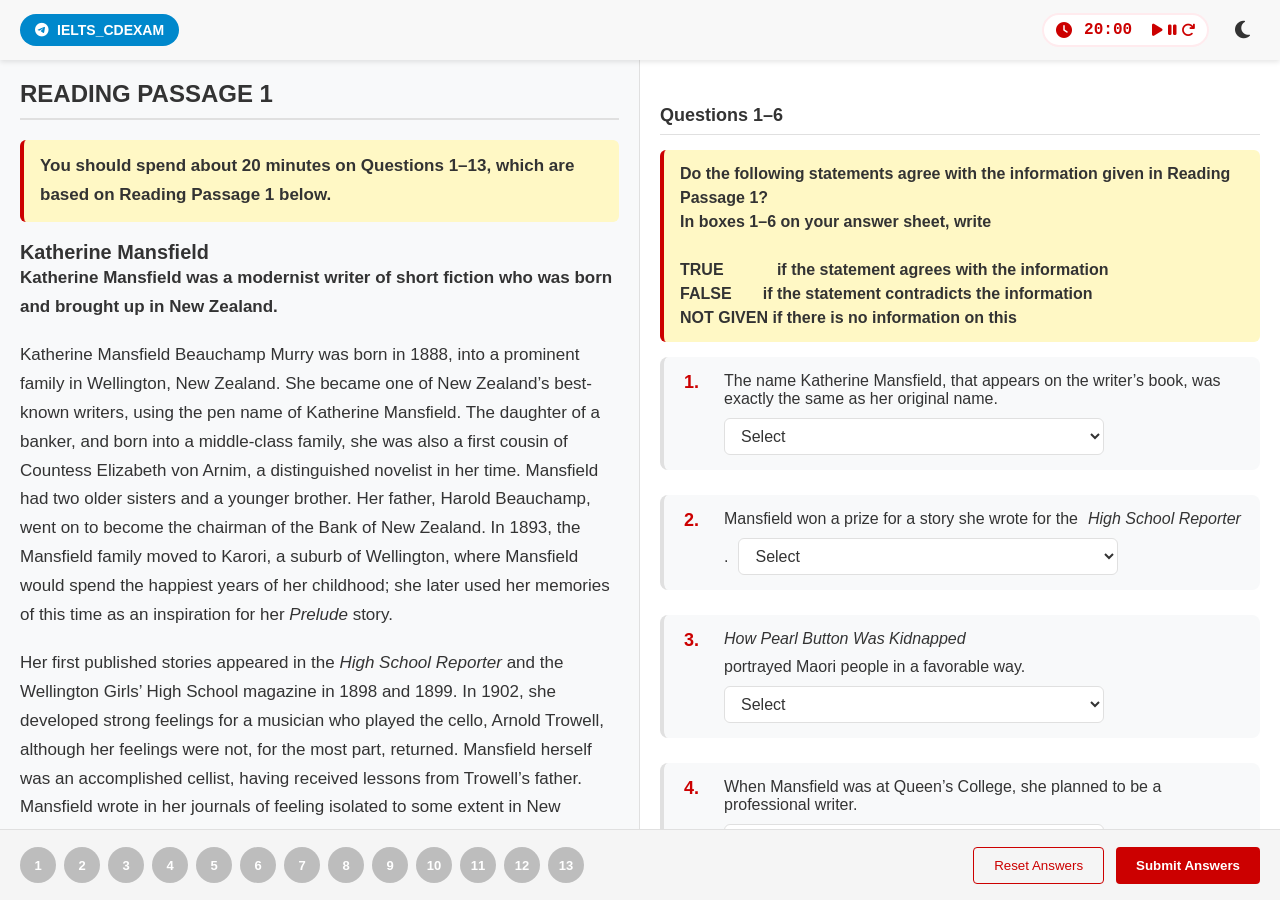
<file: reading-tests/test1.html>
<!DOCTYPE html>
<html lang="en">
<head>
    <meta charset="UTF-8">
    <meta name="viewport" content="width=device-width, initial-scale=1.0">
    <title>IELTS_CDEXAM – Katherine Mansfield · Reading Passage 1</title>
    <link rel="stylesheet" href="https://cdnjs.cloudflare.com/ajax/libs/font-awesome/6.4.0/css/all.min.css">
    <style>
        :root {
            --bg-color: #ffffff;
            --text-color: #333333;
            --passage-bg: #f8f9fa;
            --questions-bg: #ffffff;
            --border-color: #e0e0e0;
            --highlight-yellow: #FFEB3B;
            --highlight-green: #4CAF50;
            --header-bg: #F8F8F8;
            --header-text: #333333;
            --telegram-blue: #0088CC;
            --button-bg: #CC0000;
            --button-hover: #A30000;
            --correct-color: #28a745;
            --incorrect-color: #dc3545;
            --progress-complete: #28a745;
            --progress-incomplete: #bdbdbd;
            --timer-bg: #ffffff;
            --timer-text: #CC0000;
            --timer-border: #ffebee;
            --footer-bg: #f5f5f5;
        }

        .night-mode {
            --bg-color: #121212;
            --text-color: #e0e0e0;
            --passage-bg: #1e1e1e;
            --questions-bg: #1e1e1e;
            --border-color: #424242;
            --highlight-yellow: #FFA000;
            --highlight-green: #388E3C;
            --header-bg: #1a1a1a;
            --header-text: #ffffff;
            --button-bg: #990000;
            --button-hover: #7a0000;
            --correct-color: #218838;
            --incorrect-color: #c82333;
            --progress-complete: #218838;
            --progress-incomplete: #616161;
            --timer-bg: #1e1e1e;
            --timer-text: #ff5252;
            --timer-border: #424242;
            --footer-bg: #121212;
        }

        * { margin: 0; padding: 0; box-sizing: border-box; }
        body { font-family: 'Segoe UI', Tahoma, Geneva, Verdana, sans-serif; background:var(--bg-color); color:var(--text-color); height:100vh; display:flex; flex-direction:column; overflow:hidden; }
        header { background:var(--header-bg); color:var(--header-text); padding:12px 20px; display:flex; justify-content:space-between; align-items:center; box-shadow:0 2px 5px rgba(0,0,0,0.1); z-index:100; }
        .logo-area a { display:flex; align-items:center; gap:8px; background:var(--telegram-blue); color:white; padding:8px 15px; border-radius:50px; text-decoration:none; font-weight:600; font-size:14px; }
        .header-controls { display:flex; gap:15px; align-items:center; }
        .timer-container { background:var(--timer-bg); color:var(--timer-text); border:2px solid var(--timer-border); border-radius:50px; padding:6px 12px; display:flex; align-items:center; gap:12px; font-weight:600; }
        .timer-display { font-family:'Courier New',monospace; font-weight:bold; font-size:16px; min-width:56px; }
        .timer-controls button { background:none; border:none; color:var(--timer-text); cursor:pointer; font-size:14px; }
        .mode-toggle { background:none; border:none; color:var(--header-text); font-size:20px; cursor:pointer; width:36px; height:36px; display:flex; align-items:center; justify-content:center; border-radius:50%; }
        main { display:flex; flex:1; overflow:hidden; }
        .passage-container, .questions-container { height:100%; overflow-y:auto; padding:20px; }
        .passage-container { width:50%; background:var(--passage-bg); border-right:1px solid var(--border-color); }
        .questions-container { width:50%; background:var(--questions-bg); }
        .passage-title { font-size:24px; font-weight:700; margin-bottom:20px; padding-bottom:10px; border-bottom:2px solid var(--border-color); }
        .passage-text p { margin-bottom:20px; text-align:justify; line-height:1.6; }
        /* increased passage text size */
        .passage-content p { font-size: 17px; line-height: 1.7; margin-bottom: 1.2rem; }
        .passage-content { font-size: 17px; }
        .highlight-yellow { background-color: var(--highlight-yellow); color: #000; cursor: pointer; }
        .highlight-green { background-color: var(--highlight-green); color: white; cursor: pointer; }
        .section-title { font-size:18px; font-weight:600; margin:25px 0 15px; padding-bottom:8px; border-bottom:1px solid var(--border-color); }
        
        /* Questions 1-6: number inside left border, not floating above */
        .question { 
            margin-bottom: 25px; 
            padding: 15px 15px 15px 20px; 
            background: var(--passage-bg); 
            border-left: 4px solid var(--border-color); 
            border-radius: 8px; 
            display: flex; 
            align-items: flex-start; 
            gap: 12px;
        }
        .q-num {
            font-weight: 800;
            font-size: 18px;
            color: var(--button-bg);
            min-width: 28px;
        }
        .question-content {
            flex: 1;
            display: flex;
            flex-wrap: wrap;
            align-items: center;
            gap: 10px;
        }
        
        .instructions, .list-of-people { background:#fff8c5; padding:12px 16px; border-left:4px solid var(--button-bg); border-radius:6px; margin:15px 0; font-weight:700; line-height:1.5; }
        .night-mode .instructions, .night-mode .list-of-people { background:#5d4c00; color:#fff; }
        .fill-in-the-blank { width:180px; height:40px; padding:0 15px; font-size:16px; border:2px solid var(--border-color); border-radius:50px; text-align:center; background:transparent; outline:none; color:var(--text-color); }
        select.select-answer { padding:8px 12px; font-size:16px; border-radius:6px; width:100%; max-width:380px; border:1px solid var(--border-color); background:white; color:var(--text-color); }
        .night-mode select.select-answer { background:#333; color:#e0e0e0; }
        footer { background:var(--footer-bg); padding:12px 20px; border-top:1px solid var(--border-color); display:flex; justify-content:space-between; align-items:center; flex-wrap:wrap; gap:10px; }
        
        .progress-wrapper { 
            flex:1; 
            overflow-x:auto; 
            padding:5px 0; 
            white-space:nowrap;
            scrollbar-width: thin;
        }
        .progress-container { 
            display:inline-flex; 
            gap:8px; 
        }
        .progress-item { 
            width:36px; height:36px; border-radius:50%; background:var(--progress-incomplete); color:white; 
            display:flex; align-items:center; justify-content:center; font-size:13px; cursor:pointer; flex-shrink:0;
            font-weight:bold; transition:all 0.2s;
        }
        .progress-item:hover { transform:scale(1.15); }
        .progress-item.completed { background:var(--progress-complete); }

        .action-buttons { display:flex; gap:12px; }
        .btn-primary { background:var(--button-bg); color:white; padding:10px 20px; border:none; border-radius:4px; cursor:pointer; font-weight:600; }
        .btn-primary:hover { background:var(--button-hover); }
        .btn-secondary { background:transparent; border:1px solid var(--button-bg); color:var(--button-bg); padding:10px 20px; border-radius:4px; cursor:pointer; }
        .btn-secondary:hover { background:rgba(204,0,0,0.1); }

        .feedback-overlay { position:fixed; top:0; left:0; width:100%; height:100%; background:rgba(0,0,0,0.75); display:none; justify-content:center; align-items:center; z-index:1000; }
        .feedback-container { background:var(--passage-bg); width:90%; max-width:900px; height:90%; border-radius:10px; display:flex; flex-direction:column; overflow:hidden; box-shadow:0 10px 30px rgba(0,0,0,0.3); }
        .feedback-header { padding:20px; border-bottom:1px solid var(--border-color); display:flex; justify-content:space-between; align-items:center; background:var(--header-bg); }
        .feedback-body { padding:20px; overflow-y:auto; }
        .feedback-item { margin-bottom:20px; padding:15px; background:var(--questions-bg); border-radius:8px; border:1px solid var(--border-color); }
        .correct { color:var(--correct-color); }
        .incorrect { color:var(--incorrect-color); }

        .highlight-toolbar {
            position: fixed;
            background: #333;
            border-radius: 8px;
            padding: 6px;
            display: flex;
            gap: 6px;
            z-index: 10000;
            box-shadow: 0 2px 10px rgba(0,0,0,0.3);
        }
        .btn-yellow { background: var(--highlight-yellow); color: #000; padding: 6px 12px; border: none; cursor: pointer; border-radius: 4px; font-weight: 600; }
        .btn-green { background: var(--highlight-green); color: white; padding: 6px 12px; border: none; cursor: pointer; border-radius: 4px; font-weight: 600; }
        .btn-remove { background: #f44336; color: white; padding: 6px 12px; border: none; cursor: pointer; border-radius: 4px; font-weight: 600; }

        .word-options-box { display: flex; flex-wrap: wrap; gap: 12px; background: var(--passage-bg); padding: 16px; border-radius: 8px; margin-bottom: 16px; }
        .summary-question-box { background: var(--passage-bg); padding: 20px; border-radius: 8px; border: 1px dashed var(--border-color); margin-top: 12px; line-height: 2.2; }
        .answer-placeholder { display: inline-flex; align-items: center; margin: 0 6px; gap: 6px; }

        .blue-box-title { font-weight:700; font-size:18px; margin-bottom:20px; }
        .blue-box-question { margin:20px 0; display:flex; align-items:center; flex-wrap:wrap; gap:8px; }
        .question-number-label { font-weight:700; color:var(--button-bg); min-width:25px; }

        .options { display: flex; flex-direction: column; gap: 10px; margin-top: 10px; }
        .options label { display: flex; align-items: center; gap: 10px; cursor: pointer; }

        @media (max-width: 900px) {
            main { flex-direction:column; }
            .passage-container, .questions-container { width:100%; height:50%; border:none; border-bottom:1px solid var(--border-color); }
            .passage-container { border-bottom:none; }
        }
        @media (max-width: 600px) {
            .progress-item { width:32px; height:32px; font-size:12px; }
            .timer-controls button { font-size:12px; }
            .fill-in-the-blank { width:140px; }
        }
    </style>
</head>
<body>

    <header>
        <div class="logo-area">
            <a href="https://t.me/IELTS_CDEXAM" class="social-link telegram" target="_blank">
                <i class="fab fa-telegram-plane"></i>
                <span>IELTS_CDEXAM</span>
            </a>
        </div>
        <div class="header-controls">
            <div class="timer-container">
                <i class="fas fa-clock"></i>
                <span class="timer-display" id="timer">20:00</span>
                <div class="timer-controls">
                    <button id="start-timer" title="Start"><i class="fas fa-play"></i></button>
                    <button id="pause-timer" title="Pause"><i class="fas fa-pause"></i></button>
                    <button id="reset-timer" title="Reset"><i class="fas fa-redo"></i></button>
                </div>
            </div>
            <button class="mode-toggle" id="night-mode-toggle" title="Toggle Night Mode">
                <i class="fas fa-moon"></i>
            </button>
        </div>
    </header>

    <main>
        <!-- PASSAGE: slightly bigger text (17px) -->
        <div class="passage-container" id="passage-container">
            <div class="passage-content">
                <div class="passage-title">READING PASSAGE 1</div>

                <p class="instructions">
                    You should spend about 20 minutes on Questions 1–13, which are based on Reading Passage 1 below.
                </p>

                <h3>Katherine Mansfield</h3>

                <p><strong>Katherine Mansfield was a modernist writer of short fiction who was born and brought up in New Zealand.</strong></p>

                <p>Katherine Mansfield Beauchamp Murry was born in 1888, into a prominent family in Wellington, New Zealand. She became one of New Zealand’s best-known writers, using the pen name of Katherine Mansfield. The daughter of a banker, and born into a middle-class family, she was also a first cousin of Countess Elizabeth von Arnim, a distinguished novelist in her time. Mansfield had two older sisters and a younger brother. Her father, Harold Beauchamp, went on to become the chairman of the Bank of New Zealand. In 1893, the Mansfield family moved to Karori, a suburb of Wellington, where Mansfield would spend the happiest years of her childhood; she later used her memories of this time as an inspiration for her <em>Prelude</em> story.</p>

                <p>Her first published stories appeared in the <em>High School Reporter</em> and the Wellington Girls’ High School magazine in 1898 and 1899. In 1902, she developed strong feelings for a musician who played the cello, Arnold Trowell, although her feelings were not, for the most part, returned. Mansfield herself was an accomplished cellist, having received lessons from Trowell’s father. Mansfield wrote in her journals of feeling isolated to some extent in New Zealand, and in general terms of her interest in the Maori people (New Zealand’s native people), who were often portrayed in a sympathetic light in her later stories, such as <em>How Pearl Button Was Kidnapped</em>.</p>

                <p>She moved to London in 1903, where she attended Queen’s College, along with her two sisters. Mansfield recommenced playing the cello, an occupation that she believed, during her time at Queen’s, she would take up professionally. She also began contributing to the college newspaper, with such a dedication to it that she eventually became its editor. She was particularly interested in the works of the French writers of this period and in the 19th-century British writer, Oscar Wilde, and she was appreciated amongst fellow students at Queen’s for her lively and charismatic approach to life and work. She met fellow writer Ida Baker, a South African, at the college, and the pair became lifelong friends. Mansfield did not actively support the suffragette movement in the UK. Women in New Zealand had gained the right to vote in 1893.</p>

                <p>Mansfield first began journeying into the other parts of Europe in the period 1903–1906, mainly to Belgium and Germany. After finishing her schooling in England, she returned to her New Zealand home in 1906, only then beginning to write short stories in a serious way. She had several works published in Australia in a magazine called <em>Native Companion</em>, which was her first paid writing work, and by this time she had her mind set on becoming a professional writer. It was also the first occasion on which she used the pseudonym “K. Mansfield”.</p>

                <p>Mansfield rapidly grew discontented with the provincial New Zealand lifestyle, and with her family. Two years later she headed again to London. Her father sent her an annual subsidy of £100 for the rest of her life. In later years, she would express both admiration and disdain for New Zealand in her journals.</p>

                <p>In 1911, Mansfield met John Middleton Murry, the Oxford scholar and editor of the literary magazine <em>Rhythm</em>. They were later to marry in 1918. Mansfield became a co-editor of <em>Rhythm</em>, which was subsequently called <em>The Blue Review</em>, in which more of her works were published. She and Murry lived in various houses in England and briefly in Paris. <em>The Blue Review</em> failed to gain enough readers and was no longer published. Their attempt to set up as writers in Paris was cut short by Murry’s bankruptcy, which resulted from the failure of this and other journals. Life back in England meant frequently changed addresses and very limited funds.</p>

                <p>Between 1915 and 1918, Mansfield moved between England and Bandol, France. She and Murry developed close contact with other well-known writers of the time such as D. H. Lawrence, Bertrand Russell and Aldous Huxley. By October 1918 Mansfield had become seriously ill; she had been diagnosed with tuberculosis and was advised to enter a sanatorium. She could no longer spend winters in London. In the autumn of 1918 she was so ill that she decided to go to Ospedal in Italy. It was the publication of <em>Bliss and Other Stories</em> in 1920 that was to solidify Mansfield’s reputation as a writer.</p>

                <p>Mansfield also spent time in Menton, France, as the tenant of her father’s cousin at “The Villa Isola Bella”. There she wrote eight stories including <em>Miss Brill</em> and <em>The Daughters of the Late Colonel</em>, the latter of which she pronounced to be “...the only story that satisfies me to any extent”.</p>

                <p>Mansfield produced a great deal of work in the final years of her life, and much of her prose and poetry remained unpublished at her death in 1923. After her death, her husband, Murry, took on the task of editing and publishing her works. His efforts resulted in two additional volumes of short stories, <em>The Doves’ Nest</em> and <em>Something Childish</em>, published in 1923 and 1924 respectively, the publication of her <em>Poems</em> as well as a collection of critical writings (<em>Novels and Novelists</em>) and a number of editions of Mansfield’s previously unpublished letters and journals.</p>
            </div>
        </div>

        <!-- QUESTIONS -->
        <div class="questions-container" id="questions-container">

            <!-- Questions 1–6: TRUE / FALSE / NOT GIVEN -->
            <div class="section-title">Questions 1–6</div>
            <div class="instructions">
                <strong>Do the following statements agree with the information given in Reading Passage 1?</strong><br>
                In boxes 1–6 on your answer sheet, write<br><br>
                <strong>TRUE</strong>&nbsp;&nbsp;&nbsp;&nbsp;&nbsp;&nbsp;&nbsp;&nbsp;&nbsp;&nbsp;&nbsp;&nbsp;if the statement agrees with the information<br>
                <strong>FALSE</strong>&nbsp;&nbsp;&nbsp;&nbsp;&nbsp;&nbsp;&nbsp;if the statement contradicts the information<br>
                <strong>NOT GIVEN</strong>&nbsp;if there is no information on this
            </div>

            <div class="question-group">
                <!-- question 1: number now inside .q-num -->
                <div class="question" id="q1">
                    <span class="q-num">1.</span>
                    <div class="question-content">
                        The name Katherine Mansfield, that appears on the writer’s book, was exactly the same as her original name.
                        <select name="q1" class="select-answer">
                            <option value="" selected disabled>Select</option>
                            <option value="TRUE">TRUE</option>
                            <option value="FALSE">FALSE</option>
                            <option value="NOT GIVEN">NOT GIVEN</option>
                        </select>
                    </div>
                </div>

                <div class="question" id="q2">
                    <span class="q-num">2.</span>
                    <div class="question-content">
                        Mansfield won a prize for a story she wrote for the <em>High School Reporter</em>.
                        <select name="q2" class="select-answer">
                            <option value="" selected disabled>Select</option>
                            <option value="TRUE">TRUE</option>
                            <option value="FALSE">FALSE</option>
                            <option value="NOT GIVEN">NOT GIVEN</option>
                        </select>
                    </div>
                </div>

                <div class="question" id="q3">
                    <span class="q-num">3.</span>
                    <div class="question-content">
                        <em>How Pearl Button Was Kidnapped</em> portrayed Maori people in a favorable way.
                        <select name="q3" class="select-answer">
                            <option value="" selected disabled>Select</option>
                            <option value="TRUE">TRUE</option>
                            <option value="FALSE">FALSE</option>
                            <option value="NOT GIVEN">NOT GIVEN</option>
                        </select>
                    </div>
                </div>

                <div class="question" id="q4">
                    <span class="q-num">4.</span>
                    <div class="question-content">
                        When Mansfield was at Queen’s College, she planned to be a professional writer.
                        <select name="q4" class="select-answer">
                            <option value="" selected disabled>Select</option>
                            <option value="TRUE">TRUE</option>
                            <option value="FALSE">FALSE</option>
                            <option value="NOT GIVEN">NOT GIVEN</option>
                        </select>
                    </div>
                </div>

                <div class="question" id="q5">
                    <span class="q-num">5.</span>
                    <div class="question-content">
                        Mansfield was unpopular with the other students at Queen’s College.
                        <select name="q5" class="select-answer">
                            <option value="" selected disabled>Select</option>
                            <option value="TRUE">TRUE</option>
                            <option value="FALSE">FALSE</option>
                            <option value="NOT GIVEN">NOT GIVEN</option>
                        </select>
                    </div>
                </div>

                <div class="question" id="q6">
                    <span class="q-num">6.</span>
                    <div class="question-content">
                        In London, Mansfield showed little interest in politics.
                        <select name="q6" class="select-answer">
                            <option value="" selected disabled>Select</option>
                            <option value="TRUE">TRUE</option>
                            <option value="FALSE">FALSE</option>
                            <option value="NOT GIVEN">NOT GIVEN</option>
                        </select>
                    </div>
                </div>
            </div>

            <!-- Questions 7–13: Note completion – NO placeholders -->
            <div class="section-title">Questions 7–13</div>
            <div class="instructions">
                <strong>Complete the notes below.</strong><br>
                <strong>Choose ONE WORD AND/OR A NUMBER from the passage for each answer.</strong><br>
                Write your answers in boxes 7–13 on your answer sheet.
            </div>

            <div class="blue-box">
                <div class="blue-box-title">Katherine Mansfield’s adult years</div>

                <div class="blue-box-question">
                    <span class="question-number-label">7</span>
                    <span class="question-text">
                        • 
                        <span class="answer-oval">
                            <input type="text" name="q7" class="fill-in-the-blank" maxlength="20" placeholder="">
                        </span>
                        moved from England back to New Zealand
                    </span>
                </div>

                <div class="blue-box-question">
                    <span class="question-number-label">8</span>
                    <span class="question-text">
                        • first paid writing work was in a publication based in 
                        <span class="answer-oval">
                            <input type="text" name="q8" class="fill-in-the-blank" maxlength="20" placeholder="">
                        </span>
                    </span>
                </div>

                <div class="blue-box-question">
                    <span class="question-number-label">9</span>
                    <span class="question-text">
                        • her 
                        <span class="answer-oval">
                            <input type="text" name="q9" class="fill-in-the-blank" maxlength="20" placeholder="">
                        </span>
                        and the New Zealand way of life made her feel dissatisfied
                    </span>
                </div>

                <div class="blue-box-question">
                    <span class="question-text"><strong>1908</strong> – returned to London</span>
                </div>

                <div class="blue-box-question">
                    <span class="text"><strong>1911–1919</strong></span>
                </div>

                <div class="blue-box-question">
                    <span class="question-number-label">10</span>
                    <span class="question-text">
                        • 
                        <span class="answer-oval">
                            <input type="text" name="q10" class="fill-in-the-blank" maxlength="20" placeholder="">
                        </span>
                        prevented Mansfield and Murry from staying together in Paris
                    </span>
                </div>

                <div class="blue-box-question">
                    <span class="question-number-label">11</span>
                    <span class="question-text">
                        • spent time with distinguished 
                        <span class="answer-oval">
                            <input type="text" name="q11" class="fill-in-the-blank" maxlength="20" placeholder="">
                        </span>
                    </span>
                </div>

                <div class="blue-box-question">
                    <span class="question-text">• from 1916, tuberculosis restricted the time she spent in London</span>
                </div>

                <div class="blue-box-question">
                    <span class="question-text"><strong>1920</strong></span>
                </div>

                <div class="blue-box-question">
                    <span class="question-number-label">12</span>
                    <span class="question-text">
                        • her 
                        <span class="answer-oval">
                            <input type="text" name="q12" class="fill-in-the-blank" maxlength="20" placeholder="">
                        </span>
                        was consolidated when <em>Bliss and Other Stories</em> was published
                    </span>
                </div>

                <div class="blue-box-question">
                    <span class="question-text">• wrote several stories at “Villa Isola Bella”</span>
                </div>

                <div class="blue-box-question">
                    <span class="question-text"><strong>1923–1924</strong></span>
                </div>

                <div class="blue-box-question">
                    <span class="question-number-label">13</span>
                    <span class="question-text">
                        • Mansfield’s 
                        <span class="answer-oval">
                            <input type="text" name="q13" class="fill-in-the-blank" maxlength="20" placeholder="">
                        </span>
                        published more of her works after her death
                    </span>
                </div>
            </div>
        </div>
    </main>

    <footer>
        <div class="progress-wrapper" id="progress-wrapper">
            <div class="progress-container" id="progress-container"></div>
        </div>
        <div class="action-buttons">
            <button class="btn-secondary" id="reset-btn">Reset Answers</button>
            <button class="btn-primary" id="submit-btn">Submit Answers</button>
        </div>
    </footer>

    <div class="feedback-overlay" id="feedback-overlay">
        <div class="feedback-container">
            <div class="feedback-header">
                <div class="feedback-title">
                    <i class="fas fa-chart-bar"></i> Your Results
                    <span class="score-display" id="score-display">0/13</span>
                </div>
                <button id="close-feedback"><i class="fas fa-times"></i></button>
            </div>
            <div class="feedback-body" id="feedback-body"></div>
        </div>
    </div>

    <script>
        // Timer
        let timerInterval, seconds = 1200, timerRunning = false;
        const timerDisplay = document.getElementById('timer');
        const startTimer = document.getElementById('start-timer');
        const pauseTimer = document.getElementById('pause-timer');
        const resetTimer = document.getElementById('reset-timer');

        function formatTime(s) {
            const m = String(Math.floor(s / 60)).padStart(2, '0');
            const sec = String(s % 60).padStart(2, '0');
            return `${m}:${sec}`;
        }

        function updateTimer() {
            timerDisplay.textContent = formatTime(seconds);
            if (seconds <= 0) {
                clearInterval(timerInterval);
                timerRunning = false;
                document.getElementById('submit-btn').click();
            }
        }

        startTimer.addEventListener('click', () => {
            if (!timerRunning) {
                timerRunning = true;
                timerInterval = setInterval(() => { seconds--; updateTimer(); }, 1000);
            }
        });

        pauseTimer.addEventListener('click', () => {
            clearInterval(timerInterval); timerRunning = false;
        });

        resetTimer.addEventListener('click', () => {
            clearInterval(timerInterval); timerRunning = false; seconds = 1200; updateTimer();
        });

        // Night Mode
        document.getElementById('night-mode-toggle').addEventListener('click', () => {
            document.body.classList.toggle('night-mode');
            const icon = document.querySelector('#night-mode-toggle i');
            icon.classList.toggle('fa-moon'); icon.classList.toggle('fa-sun');
        });

        // Progress Indicators
        const progressContainer = document.getElementById('progress-container');
        for (let i = 1; i <= 13; i++) {
            const item = document.createElement('div');
            item.className = 'progress-item';
            item.textContent = i;
            item.dataset.question = i;
            progressContainer.appendChild(item);
            item.addEventListener('click', () => {
                const target = document.getElementById(`q${i}`) || document.querySelector(`input[name="q${i}"]`)?.closest('.blue-box-question');
                if (target) target.scrollIntoView({ behavior: 'smooth' });
            });
        }

        // HIGHLIGHT (same for passage and questions)
        let highlightToolbar = null;

        function createHighlightToolbar(rect) {
            if (highlightToolbar) highlightToolbar.remove();
            
            highlightToolbar = document.createElement('div');
            highlightToolbar.className = 'highlight-toolbar';
            highlightToolbar.innerHTML = `
                <button class="btn-yellow" title="Yellow highlight">🟨 Yellow</button>
                <button class="btn-green" title="Green highlight">🟩 Green</button>
                <button class="btn-remove" title="Remove highlight">❌ Remove</button>
            `;
            
            document.body.appendChild(highlightToolbar);
            
            const toolbarWidth = highlightToolbar.offsetWidth;
            let left = rect.left;
            if (left + toolbarWidth > window.innerWidth) {
                left = window.innerWidth - toolbarWidth - 10;
            }
            highlightToolbar.style.top = `${rect.top - 50}px`;
            highlightToolbar.style.left = `${left}px`;
            
            highlightToolbar.querySelector('.btn-yellow').addEventListener('click', () => applyHighlight('yellow'));
            highlightToolbar.querySelector('.btn-green').addEventListener('click', () => applyHighlight('green'));
            highlightToolbar.querySelector('.btn-remove').addEventListener('click', removeHighlight);
        }

        function applyHighlight(color) {
            const sel = window.getSelection();
            if (!sel.isCollapsed && sel.toString().trim()) {
                const range = sel.getRangeAt(0);
                const span = document.createElement('span');
                span.className = color === 'yellow' ? 'highlight-yellow' : 'highlight-green';
                
                span.addEventListener('click', function(e) {
                    e.stopPropagation();
                    if (confirm('Remove this highlight?')) {
                        this.outerHTML = this.innerHTML;
                    }
                });
                
                try {
                    span.appendChild(range.extractContents());
                    range.insertNode(span);
                } catch (e) {
                    console.warn('Highlight failed', e);
                }
                
                sel.removeAllRanges();
            }
            if (highlightToolbar) {
                highlightToolbar.remove();
                highlightToolbar = null;
            }
        }

        function removeHighlight() {
            const sel = window.getSelection();
            if (!sel.isCollapsed && sel.toString().trim()) {
                const range = sel.getRangeAt(0);
                let container = range.commonAncestorContainer;
                if (container.nodeType === 3) container = container.parentNode;
                
                const highlights = container.querySelectorAll ? container.querySelectorAll('.highlight-yellow, .highlight-green') : [];
                highlights.forEach(el => {
                    if (range.intersectsNode(el)) {
                        el.outerHTML = el.innerHTML;
                    }
                });
                sel.removeAllRanges();
            }
            if (highlightToolbar) {
                highlightToolbar.remove();
                highlightToolbar = null;
            }
        }

        function handleSelection(e) {
            const sel = window.getSelection();
            if (!sel.isCollapsed && sel.toString().trim()) {
                const range = sel.getRangeAt(0);
                const rect = range.getBoundingClientRect();
                if (rect.width > 0) {
                    createHighlightToolbar(rect);
                }
            } else if (highlightToolbar) {
                highlightToolbar.remove();
                highlightToolbar = null;
            }
        }

        document.getElementById('passage-container').addEventListener('mouseup', handleSelection);
        document.getElementById('questions-container').addEventListener('mouseup', handleSelection);

        document.addEventListener('mousedown', e => {
            if (highlightToolbar && !highlightToolbar.contains(e.target)) {
                highlightToolbar.remove();
                highlightToolbar = null;
            }
        });

        // Track Answers & Progress
        const progressItems = document.querySelectorAll('.progress-item');
        function updateProgress() {
            let answered = 0;
            
            for (let i = 1; i <= 6; i++) {
                const select = document.querySelector(`select[name="q${i}"]`);
                if (select && select.value) {
                    progressItems[i-1].classList.add('completed');
                    answered++;
                } else {
                    progressItems[i-1].classList.remove('completed');
                }
            }
            for (let i = 7; i <= 13; i++) {
                const input = document.querySelector(`input[name="q${i}"]`);
                if (input && input.value.trim() !== '') {
                    progressItems[i-1].classList.add('completed');
                    answered++;
                } else {
                    progressItems[i-1].classList.remove('completed');
                }
            }
            return answered;
        }

        document.querySelectorAll('select, input').forEach(el => {
            el.addEventListener('change', updateProgress);
            el.addEventListener('input', updateProgress);
        });

        // Reset
        document.getElementById('reset-btn').addEventListener('click', () => {
            document.querySelectorAll('select').forEach(s => s.value = '');
            document.querySelectorAll('input[type="text"]').forEach(i => i.value = '');
            
            document.querySelectorAll('.highlight-yellow, .highlight-green').forEach(h => {
                h.outerHTML = h.innerHTML;
            });
            
            updateProgress();
            document.getElementById('feedback-overlay').style.display = 'none';
            
            clearInterval(timerInterval);
            timerRunning = false;
            seconds = 1200;
            updateTimer();
        });

        // CORRECT ANSWERS for Katherine Mansfield
        const correctAnswers = {
            1: 'FALSE', 2: 'NOT GIVEN', 3: 'TRUE', 4: 'FALSE', 5: 'FALSE', 6: 'TRUE',
            7: '1906', 8: 'Australia', 9: 'family', 10: 'bankruptcy', 11: 'writers', 12: 'reputation', 13: 'husband'
        };

        const explanations = {
            1: 'Pen name, not original name.',
            2: 'No mention of a prize.',
            3: 'Maori portrayed in sympathetic light.',
            4: 'Planned to be cellist, not writer.',
            5: 'She was appreciated by students.',
            6: 'Did not support suffragette movement.',
            7: 'Returned to NZ in 1906.',
            8: 'First paid work in Australia.',
            9: 'Discontent with family and lifestyle.',
            10: 'Murry’s bankruptcy.',
            11: 'Spent time with distinguished writers.',
            12: 'Reputation consolidated with Bliss.',
            13: 'Her husband published her works.'
        };

        const references = {
            1: 'Para 1', 2: 'Para 2', 3: 'Para 2', 4: 'Para 3', 5: 'Para 3', 6: 'Para 3',
            7: 'Para 4', 8: 'Para 4', 9: 'Para 5', 10: 'Para 6', 11: 'Para 7', 12: 'Para 7', 13: 'Para 9'
        };

        // Submit & Feedback
        document.getElementById('submit-btn').addEventListener('click', () => {
            if (timerRunning) pauseTimer.click();
            
            const feedbackBody = document.getElementById('feedback-body');
            feedbackBody.innerHTML = '';
            let correct = 0;

            for (let i = 1; i <= 13; i++) {
                let userAnswer = '';
                let isCorrect = false;
                let questionText = '';

                if (i <= 6) {
                    const select = document.querySelector(`select[name="q${i}"]`);
                    userAnswer = select?.value || 'Not answered';
                    isCorrect = userAnswer.toUpperCase() === correctAnswers[i].toUpperCase();
                    const qDiv = document.getElementById(`q${i}`);
                    if (qDiv) {
                        questionText = qDiv.querySelector('.question-content')?.innerText.trim() || '';
                    }
                } else {
                    const input = document.querySelector(`input[name="q${i}"]`);
                    userAnswer = input?.value.trim() || 'Not answered';
                    isCorrect = userAnswer.toLowerCase() === correctAnswers[i].toLowerCase();
                    const container = input?.closest('.blue-box-question');
                    if (container) {
                        questionText = container.querySelector('.question-text')?.innerText.trim() || '';
                    }
                }

                if (isCorrect) correct++;

                const item = document.createElement('div');
                item.className = 'feedback-item';
                item.innerHTML = `
                    <div class="feedback-question">
                        <span class="${isCorrect ? 'correct' : 'incorrect'}">Question ${i}:</span>
                        ${isCorrect ? '<i class="fas fa-check correct"></i>' : '<i class="fas fa-times incorrect"></i>'}
                    </div>
                    <p><em>${questionText || `Question ${i}`}</em></p>
                    <div><strong>Your Answer:</strong> ${userAnswer}</div>
                    ${!isCorrect ? `<div><strong>Correct Answer:</strong> ${correctAnswers[i]}</div>` : ''}
                    <div class="feedback-explanation"><strong>Explanation:</strong> ${explanations[i]}</div>
                    <div class="feedback-passage"><strong>Reference:</strong> ${references[i]}</div>
                `;
                feedbackBody.appendChild(item);
            }

            document.getElementById('score-display').textContent = `${correct}/13`;
            document.getElementById('feedback-overlay').style.display = 'flex';
        });

        document.getElementById('close-feedback').onclick = () => {
            document.getElementById('feedback-overlay').style.display = 'none';
        };

        document.getElementById('feedback-overlay').onclick = (e) => {
            if (e.target === document.getElementById('feedback-overlay')) {
                e.target.style.display = 'none';
            }
        };

        updateTimer();
        updateProgress();
    </script>
</body>
</html>
</file>
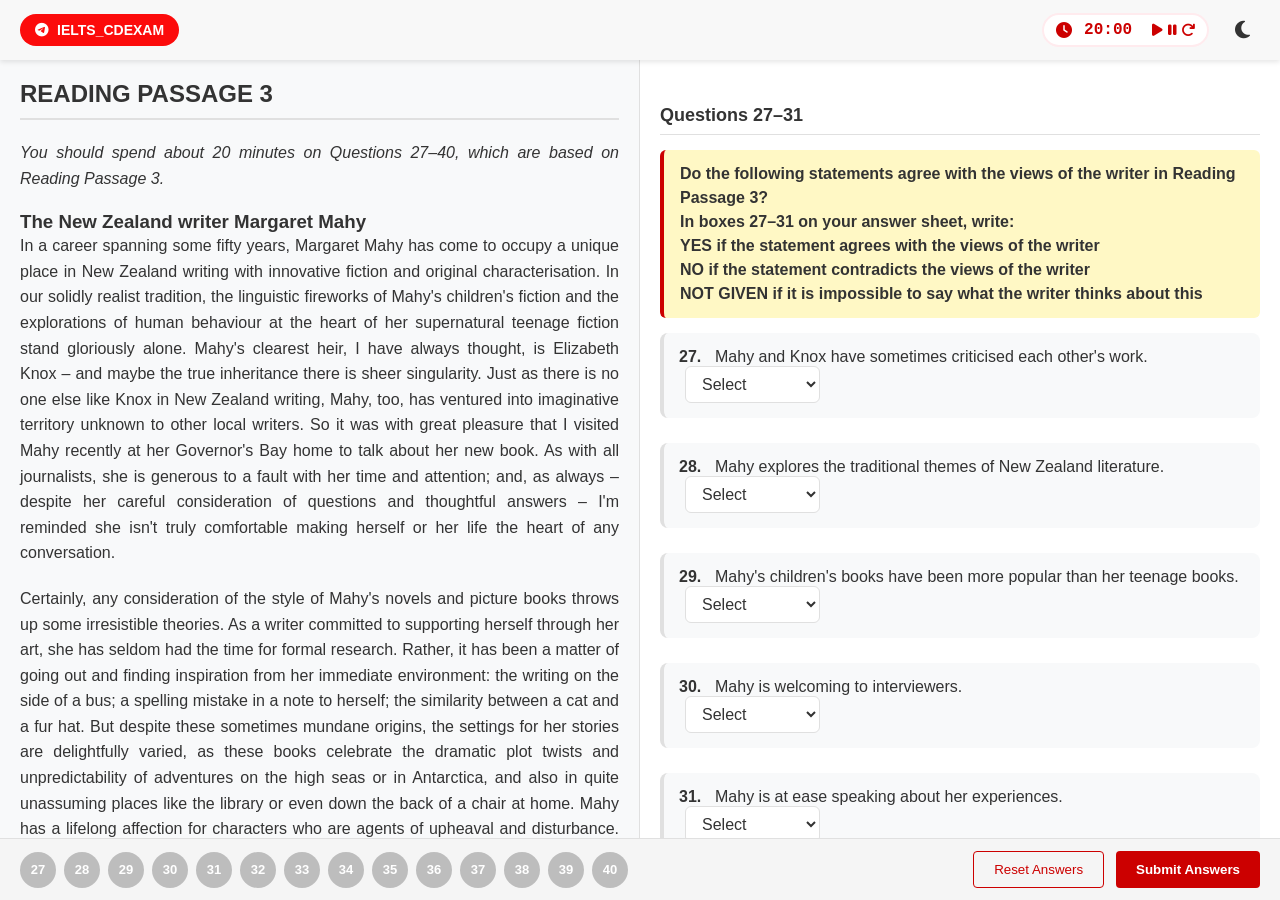
<file: reading-tests/test2.html>
<!DOCTYPE html>
<html lang="en">
<head>
    <meta charset="UTF-8">
    <meta name="viewport" content="width=device-width, initial-scale=1.0">
    <title>IELTS_CDEXAM – Margaret Mahy · Reading Passage 3</title>
    <link rel="stylesheet" href="https://cdnjs.cloudflare.com/ajax/libs/font-awesome/6.4.0/css/all.min.css">
    <style>
        :root {
            --bg-color: #ffffff;
            --text-color: #333333;
            --passage-bg: #f8f9fa;
            --questions-bg: #ffffff;
            --border-color: #e0e0e0;
            --highlight-yellow: #FFEB3B;
            --highlight-green: #4CAF50;
            --header-bg: #F8F8F8;
            --header-text: #333333;
            --telegram-blue: #fc0b0b;
            --button-bg: #CC0000;
            --button-hover: #A30000;
            --correct-color: #28a745;
            --incorrect-color: #dc3545;
            --progress-complete: #28a745;
            --progress-incomplete: #bdbdbd;
            --timer-bg: #ffffff;
            --timer-text: #CC0000;
            --timer-border: #ffebee;
            --footer-bg: #f5f5f5;
        }

        .night-mode {
            --bg-color: #121212;
            --text-color: #e0e0e0;
            --passage-bg: #1e1e1e;
            --questions-bg: #1e1e1e;
            --border-color: #424242;
            --highlight-yellow: #FFA000;
            --highlight-green: #388E3C;
            --header-bg: #1a1a1a;
            --header-text: #ffffff;
            --button-bg: #990000;
            --button-hover: #7a0000;
            --correct-color: #218838;
            --incorrect-color: #c82333;
            --progress-complete: #218838;
            --progress-incomplete: #616161;
            --timer-bg: #1e1e1e;
            --timer-text: #ff5252;
            --timer-border: #424242;
            --footer-bg: #121212;
        }

        * { margin: 0; padding: 0; box-sizing: border-box; }
        body { font-family: 'Segoe UI', Tahoma, Geneva, Verdana, sans-serif; background:var(--bg-color); color:var(--text-color); height:100vh; display:flex; flex-direction:column; overflow:hidden; }
        header { background:var(--header-bg); color:var(--header-text); padding:12px 20px; display:flex; justify-content:space-between; align-items:center; box-shadow:0 2px 5px rgba(0,0,0,0.1); z-index:100; }
        .logo-area a { display:flex; align-items:center; gap:8px; background:var(--telegram-blue); color:white; padding:8px 15px; border-radius:50px; text-decoration:none; font-weight:600; font-size:14px; }
        .header-controls { display:flex; gap:15px; align-items:center; }
        .timer-container { background:var(--timer-bg); color:var(--timer-text); border:2px solid var(--timer-border); border-radius:50px; padding:6px 12px; display:flex; align-items:center; gap:12px; font-weight:600; }
        .timer-display { font-family:'Courier New',monospace; font-weight:bold; font-size:16px; min-width:56px; }
        .timer-controls button { background:none; border:none; color:var(--timer-text); cursor:pointer; font-size:14px; }
        .mode-toggle { background:none; border:none; color:var(--header-text); font-size:20px; cursor:pointer; width:36px; height:36px; display:flex; align-items:center; justify-content:center; border-radius:50%; }
        main { display:flex; flex:1; overflow:hidden; }
        .passage-container, .questions-container { height:100%; overflow-y:auto; padding:20px; }
        .passage-container { width:50%; background:var(--passage-bg); border-right:1px solid var(--border-color); }
        .questions-container { width:50%; background:var(--questions-bg); }
        .passage-title { font-size:24px; font-weight:700; margin-bottom:20px; padding-bottom:10px; border-bottom:2px solid var(--border-color); }
        .passage-text p { margin-bottom:20px; text-align:justify; line-height:1.6; }
        .highlight { cursor: pointer; transition: background-color 0.2s; }
        .highlight.yellow { background-color: var(--highlight-yellow); color: #000; }
        .highlight.green { background-color: var(--highlight-green); color: white; }
        .section-title { font-size:18px; font-weight:600; margin:25px 0 15px; padding-bottom:8px; border-bottom:1px solid var(--border-color); }
        .question { margin-bottom:25px; padding:15px; background:var(--passage-bg); border-left:4px solid var(--border-color); border-radius:8px; }
        
        /* ----- ALL CIRCLES REMOVED from questions 27-31 & 36-40, plain numbers only ----- */
        .question-title {
            display: flex;
            align-items: baseline;
            gap: 8px;
        }
        .plain-question-number {
            font-weight: 700;
            color: var(--text-color);
            min-width: 28px;
            font-size: 16px;
        }
        .question-text {
            flex: 1;
        }
        
        .instructions, .list-of-people { background:#fff8c5; padding:12px 16px; border-left:4px solid var(--button-bg); border-radius:6px; margin:15px 0; font-weight:700; line-height:1.5; }
        .night-mode .instructions, .night-mode .list-of-people { background:#5d4c00; color:#fff; }
        .fill-in-the-blank { width:180px; height:40px; padding:0 15px; font-size:16px; border:2px solid var(--border-color); border-radius:50px; text-align:center; background:transparent; outline:none; color:var(--text-color); }
        select.select-answer { padding:8px 12px; font-size:16px; border-radius:6px; width:100%; max-width:380px; border:1px solid var(--border-color); background:white; color:var(--text-color); }
        .night-mode select.select-answer { background:#333; color:#e0e0e0; }
        footer { background:var(--footer-bg); padding:12px 20px; border-top:1px solid var(--border-color); display:flex; justify-content:space-between; align-items:center; flex-wrap:wrap; gap:10px; }
        
        .progress-wrapper { 
            flex:1; 
            overflow-x:auto; 
            padding:5px 0; 
            white-space:nowrap;
            scrollbar-width: thin;
        }
        .progress-container { 
            display:inline-flex; 
            gap:8px; 
        }
        .progress-item { 
            width:36px; height:36px; border-radius:50%; background:var(--progress-incomplete); color:white; 
            display:flex; align-items:center; justify-content:center; font-size:13px; cursor:pointer; flex-shrink:0;
            font-weight:bold; transition:all 0.2s;
        }
        .progress-item:hover { transform:scale(1.15); }
        .progress-item.completed { background:var(--progress-complete); }

        .action-buttons { display:flex; gap:12px; }
        .btn-primary { background:var(--button-bg); color:white; padding:10px 20px; border:none; border-radius:4px; cursor:pointer; font-weight:600; }
        .btn-primary:hover { background:var(--button-hover); }
        .btn-secondary { background:transparent; border:1px solid var(--button-bg); color:var(--button-bg); padding:10px 20px; border-radius:4px; cursor:pointer; }
        .btn-secondary:hover { background:rgba(204,0,0,0.1); }

        .feedback-overlay { position:fixed; top:0; left:0; width:100%; height:100%; background:rgba(0,0,0,0.75); display:none; justify-content:center; align-items:center; z-index:1000; }
        .feedback-container { background:var(--passage-bg); width:90%; max-width:900px; height:90%; border-radius:10px; display:flex; flex-direction:column; overflow:hidden; box-shadow:0 10px 30px rgba(0,0,0,0.3); }
        .feedback-header { padding:20px; border-bottom:1px solid var(--border-color); display:flex; justify-content:space-between; align-items:center; background:var(--header-bg); }
        .feedback-body { padding:20px; overflow-y:auto; }
        .feedback-item { margin-bottom:20px; padding:15px; background:var(--questions-bg); border-radius:8px; border:1px solid var(--border-color); }
        .correct { color:var(--correct-color); }
        .incorrect { color:var(--incorrect-color); }

        .highlight-toolbar {
            position: fixed;
            background: #333;
            border-radius: 4px;
            padding: 4px;
            display: flex;
            gap: 4px;
            z-index: 10000;
            box-shadow: 0 2px 5px rgba(0,0,0,0.3);
        }
        .btn-yellow { background: var(--highlight-yellow); padding: 6px 12px; border: none; cursor: pointer; border-radius: 3px; font-weight: 600; }
        .btn-green { background: var(--highlight-green); color: white; padding: 6px 12px; border: none; cursor: pointer; border-radius: 3px; font-weight: 600; }
        .btn-remove { background: #f44336; color: white; padding: 6px 12px; border: none; cursor: pointer; border-radius: 3px; font-weight: 600; }

        .word-options-box { display: flex; flex-wrap: wrap; gap: 12px; background: var(--passage-bg); padding: 16px; border-radius: 8px; margin-bottom: 16px; }
        .summary-question-box { background: var(--passage-bg); padding: 20px; border-radius: 8px; border: 1px dashed var(--border-color); margin-top: 12px; line-height: 2.2; }
        .answer-placeholder { display: inline-flex; align-items: center; margin: 0 6px; gap: 6px; }
        /* plain style for all question numbers (no circles) */
        .plain-number { 
            display: inline-block; 
            font-weight: bold; 
            margin-right: 4px; 
            background: transparent; 
            color: var(--text-color); 
            width: auto; 
            height: auto; 
            line-height: 1; 
            border-radius: 0; 
        }

        .options { display: flex; flex-direction: column; gap: 10px; margin-top: 10px; }
        .options label { display: flex; align-items: center; gap: 10px; cursor: pointer; }

        @media (max-width: 900px) {
            main { flex-direction:column; }
            .passage-container, .questions-container { width:100%; height:50%; border:none; border-bottom:1px solid var(--border-color); }
            .passage-container { border-bottom:none; }
        }
        @media (max-width: 600px) {
            .progress-item { width:32px; height:32px; font-size:12px; }
            .timer-controls button { font-size:12px; }
            .fill-in-the-blank { width:140px; }
        }
    </style>
</head>
<body>
    <header>
        <div class="logo-area">
            <a href="https://t.me/IELTS_CDEXAM" class="social-link telegram" target="_blank" title="Join on Telegram">
                <i class="fab fa-telegram-plane"></i>
                <span>IELTS_CDEXAM</span>
            </a>
        </div>
        <div class="header-controls">
            <div class="timer-container">
                <i class="fas fa-clock"></i>
                <div class="timer-display" id="timer">20:00</div>
                <div class="timer-controls">
                    <button id="start-timer" title="Start"><i class="fas fa-play"></i></button>
                    <button id="pause-timer" title="Pause"><i class="fas fa-pause"></i></button>
                    <button id="reset-timer" title="Reset"><i class="fas fa-redo"></i></button>
                </div>
            </div>
            <button class="mode-toggle" id="night-mode-toggle" title="Toggle Night Mode">
                <i class="fas fa-moon"></i>
            </button>
        </div>
    </header>

    <main>
        <!-- LEFT: PASSAGE 3 - MARGARET MAHY -->
        <div class="passage-container" id="passage-container">
            <div class="passage-content">
                <div class="passage-title">READING PASSAGE 3</div>
                <!-- highlight-section for passage highlighting -->
                <div class="passage-text highlight-section" id="passage-text">
                    <p><em>You should spend about 20 minutes on Questions 27–40, which are based on Reading Passage 3.</em></p>
                    <h3>The New Zealand writer Margaret Mahy</h3>
                    <p>In a career spanning some fifty years, Margaret Mahy has come to occupy a unique place in New Zealand writing with innovative fiction and original characterisation. In our solidly realist tradition, the linguistic fireworks of Mahy's children's fiction and the explorations of human behaviour at the heart of her supernatural teenage fiction stand gloriously alone. Mahy's clearest heir, I have always thought, is Elizabeth Knox – and maybe the true inheritance there is sheer singularity. Just as there is no one else like Knox in New Zealand writing, Mahy, too, has ventured into imaginative territory unknown to other local writers. So it was with great pleasure that I visited Mahy recently at her Governor's Bay home to talk about her new book. As with all journalists, she is generous to a fault with her time and attention; and, as always – despite her careful consideration of questions and thoughtful answers – I'm reminded she isn't truly comfortable making herself or her life the heart of any conversation.</p>
                    <p>Certainly, any consideration of the style of Mahy's novels and picture books throws up some irresistible theories. As a writer committed to supporting herself through her art, she has seldom had the time for formal research. Rather, it has been a matter of going out and finding inspiration from her immediate environment: the writing on the side of a bus; a spelling mistake in a note to herself; the similarity between a cat and a fur hat. But despite these sometimes mundane origins, the settings for her stories are delightfully varied, as these books celebrate the dramatic plot twists and unpredictability of adventures on the high seas or in Antarctica, and also in quite unassuming places like the library or even down the back of a chair at home. Mahy has a lifelong affection for characters who are agents of upheaval and disturbance. Her junior and picture books are peppered with pirates, robbers and lions, though they appear alongside librarians, mothers and children, working against comfortable stereotype. Her fictions often have at their heart a young adult burdened with special powers, such as the ability to cast spells in order to transform their world in supernatural and fantastical ways. Another common feature is that, while the conclusions of her tales are usually predictable, they leave the reader feeling absolutely complete, the moral questions resulting from our hero's powers having been resolved.</p>
                    <p>Many of these themes can be found in her new novel, <em>The Magician of Hoad</em>. The book was begun more than 15 years ago and envisioned as an 'entire' fantasy – one set in a fully imagined world with detailed history and complex tribal inter-relationships, a classical hero quest at its heart. The story ballooned at one point to 800 pages and has been through at least two substantial rewrites. Now half its original size, it is a fascinating read – an adventure, a romance, and a gold mine of Mahy literary preoccupations.</p>
                    <p>The other splendid Mahy publication this year is a re-issue of <em>Bubble Trouble</em> in a now illustrated edition. This tongue-twister tale first appeared in 1991, was included in <em>100 New Zealand Poems</em> (1993) and has been recited by Mahy at countless private and public functions. Perhaps more than any other work, <em>Bubble Trouble</em> is the Mahy that New Zealand children and their parents know so well, the rollicking story of a clown who serves up a joyous torrent of word play and unexpected rhyme.</p>
                    <p>Those connections are four or five deep now. I read <em>The Lion in the Meadow</em> in the School Journal in the late 1960s; my stepdaughter listened to <em>The Boy Who Was Followed Home</em> over and over in the 1970s; my own children sat very still mouthing <em>The Great White Man-Eating Shark</em> in the 80s and 90s; now in the 21st century, my grandchildren have heard <em>Down the Dragon's Tongue</em>, <em>A Summery Saturday Morning</em> and <em>Dashing D</em> many times.</p>
                    <p>Of course, readers are important to any working writer, but Mahy's espousal of the act of reading goes beyond that: a book is not properly finished, she has often said, until it has been read, because a reader brings something important to the book. So, doubtless out of need to build a market – she's not ignorant of her popularity – but also out of genuine care for that other dynamic part of the author-reader relationship, Mahy has, until recently, kept up a punishing schedule of public appearances.</p>
                    <p>Private conversation with Mahy has always been a wild ride – marvellous, in the true sense of the word, the product of a hungry head and an infinite capacity to be astonished. She races away at one stage to consult an encyclopaedia for L M Montgomery's date of death, and speculates about the 'real' Montgomery, creator of the ever-popular Anne of Green Gables. Although I'd come to talk about her new book, I couldn't help but be captivated by her infectious curiosity.</p>
                    <p>A few years ago, the writer David Hill told a funny story. Though his writing was, he conceded, very different from Mahy's, he had been affected by her peculiarly alert way of looking at the world, particularly the mad, slippery life of language. Once, Hill said, in a motel room, a sign on a door caught his eye: 'This door is alarmed.' Mahy would like that, thought Hill. She would enjoy the comedy just below the surface of the formal warning; she would leap immediately to the possibilities for story and language play: 'Yes, and this window is concerned, this light fitting is irritated.' His story was a wonderful comment on Mahy's vision.</p>
                </div>
            </div>
        </div>

        <!-- RIGHT: QUESTIONS 27-40 (highlight enabled, NO CIRCLES on 27-31 & 36-40) -->
        <div class="questions-container highlight-section" id="questions-container">

            <!-- Questions 27–31 : circles REMOVED, only plain numbers in front -->
            <div class="section-title">Questions 27–31</div>
            <div class="instructions">
                Do the following statements agree with the views of the writer in Reading Passage 3?<br>
                In boxes 27–31 on your answer sheet, write:<br>
                <strong>YES</strong> if the statement agrees with the views of the writer<br>
                <strong>NO</strong> if the statement contradicts the views of the writer<br>
                <strong>NOT GIVEN</strong> if it is impossible to say what the writer thinks about this
            </div>
            <div class="question-group">
                <div class="question" id="q27">
                    <div class="question-title">
                        <span class="plain-question-number">27.</span>
                        <div class="question-text">Mahy and Knox have sometimes criticised each other's work.</div>
                    </div>
                    <div class="answer-placeholder"><select name="q27" class="select-answer"><option value="">Select</option><option value="YES">YES</option><option value="NO">NO</option><option value="NOT GIVEN">NOT GIVEN</option></select></div>
                </div>
                <div class="question" id="q28">
                    <div class="question-title">
                        <span class="plain-question-number">28.</span>
                        <div class="question-text">Mahy explores the traditional themes of New Zealand literature.</div>
                    </div>
                    <div class="answer-placeholder"><select name="q28" class="select-answer"><option value="">Select</option><option value="YES">YES</option><option value="NO">NO</option><option value="NOT GIVEN">NOT GIVEN</option></select></div>
                </div>
                <div class="question" id="q29">
                    <div class="question-title">
                        <span class="plain-question-number">29.</span>
                        <div class="question-text">Mahy's children's books have been more popular than her teenage books.</div>
                    </div>
                    <div class="answer-placeholder"><select name="q29" class="select-answer"><option value="">Select</option><option value="YES">YES</option><option value="NO">NO</option><option value="NOT GIVEN">NOT GIVEN</option></select></div>
                </div>
                <div class="question" id="q30">
                    <div class="question-title">
                        <span class="plain-question-number">30.</span>
                        <div class="question-text">Mahy is welcoming to interviewers.</div>
                    </div>
                    <div class="answer-placeholder"><select name="q30" class="select-answer"><option value="">Select</option><option value="YES">YES</option><option value="NO">NO</option><option value="NOT GIVEN">NOT GIVEN</option></select></div>
                </div>
                <div class="question" id="q31">
                    <div class="question-title">
                        <span class="plain-question-number">31.</span>
                        <div class="question-text">Mahy is at ease speaking about her experiences.</div>
                    </div>
                    <div class="answer-placeholder"><select name="q31" class="select-answer"><option value="">Select</option><option value="YES">YES</option><option value="NO">NO</option><option value="NOT GIVEN">NOT GIVEN</option></select></div>
                </div>
            </div>

            <!-- Questions 32–35 : plain numbers (already without circles) -->
            <div class="section-title">Questions 32–35</div>
            <div class="instructions">
                Complete the summary using the list of words and phrases, <strong>A–I</strong>, below.<br>
                Write the correct letter, <strong>A–I</strong>, in boxes 32–35 on your answer sheet.
            </div>
            <div class="word-options-box">
                <div class="word-option"><strong>A</strong> disruptive and unpredictable</div>
                <div class="word-option"><strong>B</strong> everyday</div>
                <div class="word-option"><strong>C</strong> loveable</div>
                <div class="word-option"><strong>D</strong> controversial</div>
                <div class="word-option"><strong>E</strong> exotic and ordinary</div>
                <div class="word-option"><strong>F</strong> isolated</div>
                <div class="word-option"><strong>G</strong> unconfident</div>
                <div class="word-option"><strong>H</strong> unsurprising but satisfying</div>
                <div class="word-option"><strong>I</strong> magical</div>
            </div>
            <div class="summary-question-box">
                <strong>Theories about Mahy's style</strong><br><br>
                Mahy's determination to earn a living from writing has encouraged her to find the ideas for her work in
                <span class="answer-placeholder">
                    <span class="plain-number">32.</span>
                    <select name="q32" class="select-answer">
                        <option value="">Select</option><option value="A">A</option><option value="B">B</option><option value="C">C</option>
                        <option value="D">D</option><option value="E">E</option><option value="F">F</option>
                        <option value="G">G</option><option value="H">H</option><option value="I">I</option>
                    </select>
                </span> places. The stories themselves are set in locations that are
                <span class="answer-placeholder">
                    <span class="plain-number">33.</span>
                    <select name="q33" class="select-answer">
                        <option value="">Select</option><option value="A">A</option><option value="B">B</option><option value="C">C</option>
                        <option value="D">D</option><option value="E">E</option><option value="F">F</option>
                        <option value="G">G</option><option value="H">H</option><option value="I">I</option>
                    </select>
                </span>.
                In terms of characterisation, almost all of her books feature unruly people, and very often an adolescent who possesses
                <span class="answer-placeholder">
                    <span class="plain-number">34.</span>
                    <select name="q34" class="select-answer">
                        <option value="">Select</option><option value="A">A</option><option value="B">B</option><option value="C">C</option>
                        <option value="D">D</option><option value="E">E</option><option value="F">F</option>
                        <option value="G">G</option><option value="H">H</option><option value="I">I</option>
                    </select>
                </span> abilities. Finally, the endings of the stories tend to be
                <span class="answer-placeholder">
                    <span class="plain-number">35.</span>
                    <select name="q35" class="select-answer">
                        <option value="">Select</option><option value="A">A</option><option value="B">B</option><option value="C">C</option>
                        <option value="D">D</option><option value="E">E</option><option value="F">F</option>
                        <option value="G">G</option><option value="H">H</option><option value="I">I</option>
                    </select>
                </span>.
            </div>

            <!-- Questions 36–40 : circles REMOVED, only plain numbers in front -->
            <div class="section-title">Questions 36–40</div>
            <div class="instructions">
                Choose the correct letter, <strong>A</strong>, <strong>B</strong>, <strong>C</strong> or <strong>D</strong>.<br>
                Write the correct letter in boxes 36–40 on your answer sheet.
            </div>
            <div class="question-group">
                <div class="question" id="q36">
                    <div class="question-title">
                        <span class="plain-question-number">36.</span>
                        <div class="question-text">What does the writer say about <em>The Magician of Hoad</em>?</div>
                    </div>
                    <div class="options">
                        <label><input type="radio" name="q36" value="A"> A It is partly based on true history.</label>
                        <label><input type="radio" name="q36" value="B"> B It was restructured in the writing process.</label>
                        <label><input type="radio" name="q36" value="C"> C It is quite different from conventional stories.</label>
                        <label><input type="radio" name="q36" value="D"> D It does not reflect the usual themes of Mahy's work.</label>
                    </div>
                </div>
                <div class="question" id="q37">
                    <div class="question-title">
                        <span class="plain-question-number">37.</span>
                        <div class="question-text">According to the writer, <em>Bubble Trouble</em></div>
                    </div>
                    <div class="options">
                        <label><input type="radio" name="q37" value="A"> A was first illustrated in 1991.</label>
                        <label><input type="radio" name="q37" value="B"> B is written in plain language.</label>
                        <label><input type="radio" name="q37" value="C"> C is an old favourite for many families.</label>
                        <label><input type="radio" name="q37" value="D"> D has not been read aloud by Mahy before.</label>
                    </div>
                </div>
                <div class="question" id="q38">
                    <div class="question-title">
                        <span class="plain-question-number">38.</span>
                        <div class="question-text">The writer's purpose in the fifth paragraph is to</div>
                    </div>
                    <div class="options">
                        <label><input type="radio" name="q38" value="A"> A show how Mahy's style has changed through generations.</label>
                        <label><input type="radio" name="q38" value="B"> B criticise Mahy's children's stories for being repetitive.</label>
                        <label><input type="radio" name="q38" value="C"> C describe how new media have changed entertainment.</label>
                        <label><input type="radio" name="q38" value="D"> D illustrate Mahy's popularity with generations of children.</label>
                    </div>
                </div>
                <div class="question" id="q39">
                    <div class="question-title">
                        <span class="plain-question-number">39.</span>
                        <div class="question-text">According to the sixth paragraph, which of the following is true?</div>
                    </div>
                    <div class="options">
                        <label><input type="radio" name="q39" value="A"> A Readers sometimes do not finish Mahy's books.</label>
                        <label><input type="radio" name="q39" value="B"> B Mahy actively encourages feedback from readers.</label>
                        <label><input type="radio" name="q39" value="C"> C Readers are necessary in order to complete a book.</label>
                        <label><input type="radio" name="q39" value="D"> D Mahy does not realise how important she is to some readers.</label>
                    </div>
                </div>
                <div class="question" id="q40">
                    <div class="question-title">
                        <span class="plain-question-number">40.</span>
                        <div class="question-text">What is the writer doing in the final paragraph?</div>
                    </div>
                    <div class="options">
                        <label><input type="radio" name="q40" value="A"> A illustrating Mahy's view of the world</label>
                        <label><input type="radio" name="q40" value="B"> B comparing Mahy with another writer</label>
                        <label><input type="radio" name="q40" value="C"> C correcting a misconception about Mahy</label>
                        <label><input type="radio" name="q40" value="D"> D suggesting reasons for Mahy's approach</label>
                    </div>
                </div>
            </div>
        </div>
    </main>

    <footer>
        <div class="progress-container" id="progress-container"></div>
        <div class="action-buttons">
            <button class="btn-secondary" id="reset-btn">Reset Answers</button>
            <button class="btn-primary" id="submit-btn">Submit Answers</button>
        </div>
    </footer>

    <div class="feedback-overlay" id="feedback-overlay">
        <div class="feedback-container">
            <div class="feedback-header">
                <div class="feedback-title">
                    <i class="fas fa-chart-bar"></i> Your Results
                    <span class="score-display" id="score-display">0/14</span>
                </div>
                <button id="close-feedback" title="Close"><i class="fas fa-times"></i></button>
            </div>
            <div class="feedback-body" id="feedback-body"></div>
        </div>
    </div>

    <script>
        // ---------- TIMER ----------
        let timerInterval;
        let seconds = 1200;
        let timerRunning = false;
        function updateTimer() {
            const timerDisplay = document.getElementById('timer');
            const mins = Math.floor(seconds / 60).toString().padStart(2, '0');
            const secs = (seconds % 60).toString().padStart(2, '0');
            timerDisplay.textContent = `${mins}:${secs}`;
            if (seconds <= 0 && timerRunning) {
                clearInterval(timerInterval);
                timerRunning = false;
                document.getElementById('submit-btn').click();
                alert('Time is up! Answers submitted.');
            }
        }
        function startTimer() { if (!timerRunning && seconds > 0) { timerRunning = true; timerInterval = setInterval(() => { seconds--; updateTimer(); }, 1000); document.getElementById('start-timer').disabled = true; document.getElementById('pause-timer').disabled = false; } }
        function pauseTimer() { if (timerRunning) { clearInterval(timerInterval); timerRunning = false; document.getElementById('start-timer').disabled = false; document.getElementById('pause-timer').disabled = true; } }
        function resetTimer() { clearInterval(timerInterval); timerRunning = false; seconds = 1200; updateTimer(); document.getElementById('start-timer').disabled = false; document.getElementById('pause-timer').disabled = true; }
        document.getElementById('start-timer').addEventListener('click', startTimer);
        document.getElementById('pause-timer').addEventListener('click', pauseTimer);
        document.getElementById('reset-timer').addEventListener('click', resetTimer);
        
        // ---------- NIGHT MODE ----------
        document.getElementById('night-mode-toggle').addEventListener('click', () => {
            document.body.classList.toggle('night-mode');
            const icon = document.querySelector('#night-mode-toggle i');
            icon.classList.toggle('fa-moon');
            icon.classList.toggle('fa-sun');
        });

        // ---------- ANSWERS (exact same as original for Mahy) ----------
        const answers = {
            27: 'NOT GIVEN',
            28: 'NO',
            29: 'NOT GIVEN',
            30: 'YES',
            31: 'NO',
            32: 'B',   // everyday
            33: 'E',   // exotic and ordinary
            34: 'I',   // magical
            35: 'H',   // unsurprising but satisfying
            36: 'B',   // restructured
            37: 'C',   // old favourite
            38: 'D',   // illustrate Mahy's popularity with generations
            39: 'C',   // Readers necessary to complete book
            40: 'A'    // illustrating Mahy's view of the world
        };

        const explanations = {
            27: "No mention of mutual criticism; only that Knox is Mahy's 'clearest heir' – no discussion of criticism.",
            28: "Mahy's work stands outside NZ realist tradition; she ventures into 'imaginative territory unknown' – opposite of traditional themes.",
            29: "No comparison of popularity between children's and teenage books; both mentioned but not ranked.",
            30: "'she is generous to a fault with her time and attention' with journalists → welcoming.",
            31: "Writer states 'she isn't truly comfortable making herself or her life the heart of any conversation' → contradicts 'at ease'.",
            32: "Paragraph 2: finds inspiration from 'immediate environment' (bus, spelling mistake, fur hat) = everyday.",
            33: "Paragraph 2: settings are varied – adventures on high seas/Antarctica (exotic) AND library/chair (ordinary).",
            34: "Paragraph 2: 'young adult burdened with special powers, ability to cast spells' = magical.",
            35: "Paragraph 2: 'conclusions of her tales are usually predictable, they leave the reader feeling absolutely complete' = unsurprising but satisfying.",
            36: "Paragraph 3: 'been through at least two substantial rewrites. Now half its original size' → restructured.",
            37: "Paragraph 4: 'Bubble Trouble is the Mahy that New Zealand children and their parents know so well' → old favourite.",
            38: "Paragraph 5: lists his own family across generations (1960s–21st century) to show enduring popularity.",
            39: "Paragraph 6: 'a book is not properly finished, she has often said, until it has been read' → readers complete the book.",
            40: "Final paragraph: David Hill's story about 'this door is alarmed' illustrates her playful view of language/world."
        };

        const references = {
            27: "Paragraph 1: 'Mahy's clearest heir ... is Elizabeth Knox – and maybe the true inheritance there is sheer singularity.' No critique.",
            28: "Paragraph 1: 'In our solidly realist tradition, the linguistic fireworks ... stand gloriously alone.'",
            29: "No passage data compares sales or popularity.",
            30: "Paragraph 1: 'As with all journalists, she is generous to a fault with her time and attention'",
            31: "Paragraph 1: 'she isn't truly comfortable making herself or her life the heart of any conversation'",
            32: "Paragraph 2: 'inspiration from her immediate environment: writing on side of a bus; spelling mistake; cat/fur hat'",
            33: "Paragraph 2: 'adventures on the high seas or in Antarctica, and also in quite unassuming places like the library or chair'",
            34: "Paragraph 2: 'a young adult burdened with special powers, such as the ability to cast spells'",
            35: "Paragraph 2: 'while the conclusions of her tales are usually predictable, they leave the reader feeling absolutely complete'",
            36: "Paragraph 3: 'has been through at least two substantial rewrites. Now half its original size'",
            37: "Paragraph 4: 'Perhaps more than any other work, Bubble Trouble is the Mahy that New Zealand children and their parents know so well'",
            38: "Paragraph 5: personal anecdote: 'I read ... in late 1960s; my stepdaughter ... 1970s; my own children ... 80s and 90s; now my grandchildren ...'",
            39: "Paragraph 6: 'a book is not properly finished, she has often said, until it has been read, because a reader brings something important'",
            40: "Paragraph 8: 'the comedy just below the surface of the formal warning; she would leap immediately to the possibilities for story and language play'"
        };

        // ---------- HIGHLIGHT TOOLBAR (WORKS ON PASSAGE AND QUESTIONS) ----------
        let highlightToolbar = null;
        let currentSelection = null;

        function createHighlightToolbar(rect) {
            if (highlightToolbar) highlightToolbar.remove();
            highlightToolbar = document.createElement('div');
            highlightToolbar.className = 'highlight-toolbar';
            highlightToolbar.innerHTML = `
                <button class="btn-yellow" id="highlight-yellow" title="Yellow highlight">Yellow</button>
                <button class="btn-green" id="highlight-green" title="Green highlight">Green</button>
                <button class="btn-remove" id="highlight-remove" title="Remove highlight">Remove</button>
            `;
            Object.assign(highlightToolbar.style, {
                position: 'fixed',
                top: `${rect.top - 50}px`,
                left: `${rect.left}px`,
                zIndex: 10000
            });
            document.body.appendChild(highlightToolbar);
            
            highlightToolbar.querySelector('#highlight-yellow').addEventListener('click', () => { applyHighlight('yellow'); removeToolbar(); });
            highlightToolbar.querySelector('#highlight-green').addEventListener('click', () => { applyHighlight('green'); removeToolbar(); });
            highlightToolbar.querySelector('#highlight-remove').addEventListener('click', () => { removeHighlight(); removeToolbar(); });
        }

        function removeToolbar() { if (highlightToolbar) { highlightToolbar.remove(); highlightToolbar = null; currentSelection = null; } }

        function applyHighlight(color) {
            if (!currentSelection || currentSelection.toString().trim() === '') return;
            const range = currentSelection.getRangeAt(0);
            const span = document.createElement('span');
            span.className = `highlight ${color}`;
            span.onclick = (e) => { e.stopPropagation(); span.outerHTML = span.innerHTML; };
            try { span.appendChild(range.extractContents()); range.insertNode(span); currentSelection.removeAllRanges(); currentSelection = null; } catch (e) {}
        }

        function removeHighlight() {
            if (!currentSelection || currentSelection.toString().trim() === '') return;
            const range = currentSelection.getRangeAt(0);
            const tempDiv = document.createElement('div');
            tempDiv.appendChild(range.extractContents());
            tempDiv.querySelectorAll('.highlight').forEach(h => h.outerHTML = h.innerHTML);
            range.insertNode(tempDiv);
            currentSelection.removeAllRanges(); currentSelection = null;
        }

        // Enable highlight on both passage and questions containers (.highlight-section)
        document.querySelectorAll('.highlight-section').forEach(section => {
            section.addEventListener('mouseup', (e) => {
                const sel = window.getSelection();
                if (sel.toString().trim() && section.contains(sel.anchorNode)) {
                    const range = sel.getRangeAt(0);
                    const rect = range.getBoundingClientRect();
                    if (rect.width > 0 && rect.height > 0) createHighlightToolbar(rect);
                    currentSelection = sel;
                } else if (highlightToolbar && !highlightToolbar.contains(e.target)) removeToolbar();
            });
        });
        document.addEventListener('mousedown', (e) => { if (highlightToolbar && !highlightToolbar.contains(e.target)) removeToolbar(); });

        // ---------- PROGRESS (no circles on question numbers, but progress items remain at bottom) ----------
        function initProgress() {
            const progressContainer = document.getElementById('progress-container');
            for (let i = 27; i <= 40; i++) {
                const item = document.createElement('div');
                item.className = 'progress-item'; item.textContent = i; item.dataset.question = i;
                item.addEventListener('click', () => { document.getElementById(`q${i}`)?.scrollIntoView({ behavior: 'smooth', block: 'center' }); });
                progressContainer.appendChild(item);
            }
        }

        function updateProgress() {
            for (let i = 27; i <= 40; i++) {
                const q = document.getElementById(`q${i}`);
                let answered = false;
                if (i >= 27 && i <= 31) { const sel = document.querySelector(`select[name="q${i}"]`); answered = sel && sel.value !== ''; }
                else if (i >= 32 && i <= 35) { const sel = document.querySelector(`select[name="q${i}"]`); answered = sel && sel.value !== ''; }
                else if (i >= 36 && i <= 40) { const radio = document.querySelector(`input[name="q${i}"]:checked`); answered = radio !== null; }
                // no circle to toggle on question; progress item still works
                const prog = document.querySelector(`[data-question="${i}"]`);
                if (prog) prog.classList.toggle('completed', answered);
            }
        }
        document.addEventListener('change', updateProgress);

        // ---------- RESET ----------
        document.getElementById('reset-btn').addEventListener('click', () => {
            document.querySelectorAll('select').forEach(s => s.value = '');
            document.querySelectorAll('input[type="radio"]').forEach(r => r.checked = false);
            updateProgress(); resetTimer();
            document.querySelectorAll('.highlight').forEach(h => h.outerHTML = h.innerHTML);
        });

        // ---------- SUBMIT ----------
        document.getElementById('submit-btn').addEventListener('click', () => {
            pauseTimer();
            const body = document.getElementById('feedback-body');
            body.innerHTML = '';
            let correct = 0, total = 14;
            for (let i = 27; i <= 40; i++) {
                let userAnswer = '';
                if (i >= 27 && i <= 31) { const s = document.querySelector(`select[name="q${i}"]`); userAnswer = s?.value || ''; }
                else if (i >= 32 && i <= 35) { const s = document.querySelector(`select[name="q${i}"]`); userAnswer = s?.value || ''; }
                else if (i >= 36 && i <= 40) { const r = document.querySelector(`input[name="q${i}"]:checked`); userAnswer = r?.value || ''; }
                const isCorrect = userAnswer && userAnswer.toUpperCase() === answers[i].toUpperCase();
                if (isCorrect) correct++;
                let qText = document.querySelector(`#q${i} .question-text`)?.textContent?.trim() || `Question ${i}`;
                const fb = document.createElement('div'); fb.className = 'feedback-item';
                fb.innerHTML = `
                    <div class="feedback-question"><span class="${isCorrect ? 'correct' : 'incorrect'}">Q${i}</span> ${userAnswer ? (isCorrect ? '<i class="fas fa-check correct"></i><span class="correct">Correct</span>' : '<i class="fas fa-times incorrect"></i><span class="incorrect">Incorrect</span>') : '<i class="fas fa-times incorrect"></i><span class="incorrect">Not Answered</span>'}</div>
                    <div><strong>Question:</strong> ${qText}</div>
                    <div><strong>Your Answer:</strong> ${userAnswer || 'Not answered'}</div>
                    ${!isCorrect && userAnswer ? `<div><strong>Correct Answer:</strong> ${answers[i]}</div>` : ''}
                    <div class="feedback-explanation"><strong>Explanation:</strong> ${explanations[i]}</div>
                    <div class="feedback-reference"><strong>Reference:</strong> ${references[i]}</div>
                `;
                body.appendChild(fb);
            }
            document.getElementById('score-display').textContent = `${correct}/${total}`;
            document.getElementById('feedback-overlay').style.display = 'flex';
        });

        document.getElementById('close-feedback').onclick = () => document.getElementById('feedback-overlay').style.display = 'none';
        document.getElementById('feedback-overlay').onclick = (e) => { if (e.target === e.currentTarget) e.currentTarget.style.display = 'none'; };

        // Initialisation
        updateTimer();
        initProgress();
        updateProgress();
        document.getElementById('pause-timer').disabled = true;
    </script>
</body>
</html>
</file>
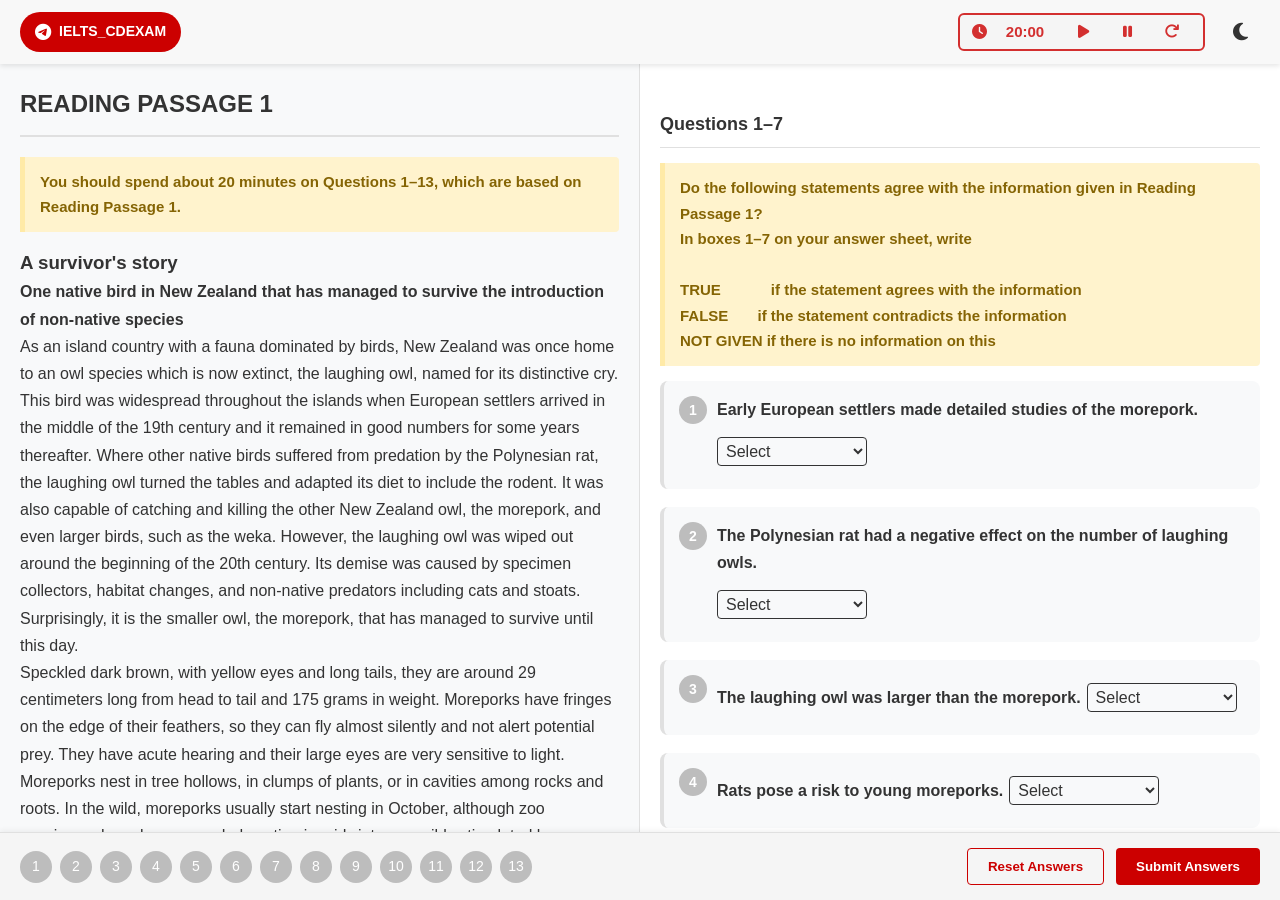
<file: reading-tests/test3.html>
<!DOCTYPE html>
<html lang="en">
<head>
    <meta charset="UTF-8">
    <meta name="viewport" content="width=device-width, initial-scale=1.0">
    <title>IELTS Reading: A survivor's story</title>
    <link rel="stylesheet" href="https://cdnjs.cloudflare.com/ajax/libs/font-awesome/6.4.0/css/all.min.css">
    <style>
        :root {
            --bg-color: #ffffff;
            --text-color: #333333;
            --passage-bg: #f8f9fa;
            --questions-bg: #ffffff;
            --border-color: #e0e0e0;
            --highlight-color: springgreen;
            --header-bg: #F8F8F8;
            --header-text: #333333;
            --telegram-blue: #cc0000;
            --button-bg: #CC0000;
            --button-hover: #A30000;
            --correct-color: #28a745;
            --incorrect-color: #dc3545;
            --progress-complete: #28a745;
            --progress-incomplete: #bdbdbd;
            --timer-bg: #f5f5f5;
            --timer-text: #d32f2f;
            --timer-border: #d32f2f;
            --footer-bg: #f5f5f5;
            --instruction-bg: #fff3cd;
            --instruction-border: #ffeaa7;
            --yellow-highlight: #FFEB3B;
            --green-highlight: #4CAF50;
            --highlight-tooltip-bg: #333;
            --highlight-tooltip-text: #fff;
            --flowchart-bg: #e8f4fd;
            --flowchart-border: #e51e1e;
            --blue-highlight-box: #e3f2fd;
            --blue-highlight-border: #d21919;
        }

        .night-mode {
            --bg-color: #121212;
            --text-color: #e0e0e0;
            --passage-bg: #1e1e1e;
            --questions-bg: #1e1e1e;
            --border-color: #424242;
            --highlight-color: #2E8B57;
            --header-bg: #1a1a1a;
            --header-text: #ffffff;
            --telegram-blue: #ff0000;
            --button-bg: #990000;
            --button-hover: #7a0000;
            --correct-color: #218838;
            --incorrect-color: #c82333;
            --progress-complete: #218838;
            --progress-incomplete: #616161;
            --timer-bg: #2d0000;
            --timer-text: #ffcdd2;
            --timer-border: #ff5252;
            --footer-bg: #121212;
            --instruction-bg: #5a4a00;
            --instruction-border: #8a7700;
            --yellow-highlight: #FFA000;
            --green-highlight: #388E3C;
            --highlight-tooltip-bg: #555;
            --highlight-tooltip-text: #fff;
            --flowchart-bg: #e82b2b;
            --flowchart-border: #f45959;
            --blue-highlight-box: #ff0808;
            --blue-highlight-border: #b90606;
        }

        * {
            margin: 0;
            padding: 0;
            box-sizing: border-box;
            transition: all 0.3s ease;
        }

        body {
            font-family: 'Segoe UI', Tahoma, Geneva, Verdana, sans-serif;
            background-color: var(--bg-color);
            color: var(--text-color);
            line-height: 1.7;
            height: 100vh;
            display: flex;
            flex-direction: column;
            overflow: hidden;
        }

        header {
            background-color: var(--header-bg);
            color: var(--header-text);
            padding: 12px 20px;
            display: flex;
            justify-content: space-between;
            align-items: center;
            box-shadow: 0 2px 5px rgba(0,0,0,0.1);
            z-index: 100;
        }

        .logo-area {
            display: flex;
            align-items: center;
            gap: 15px;
        }

        .social-link {
            display: flex;
            align-items: center;
            gap: 8px;
            color: white;
            padding: 8px 15px;
            border-radius: 50px;
            text-decoration: none;
            font-weight: 600;
            font-size: 14px;
            transition: transform 0.2s ease;
        }

        .social-link:hover { transform: translateY(-1px); }
        .social-link i { font-size: 1.2em; }
        .social-link.telegram { background-color: var(--telegram-blue); }
        .social-link.telegram:hover { background-color: #007bb5; }

        .header-controls {
            display: flex;
            gap: 15px;
            align-items: center;
        }

        .timer-container {
            background-color: var(--timer-bg);
            color: var(--timer-text);
            padding: 6px 12px;
            border: 2px solid var(--timer-border);
            border-radius: 6px;
            font-weight: 600;
            display: flex;
            align-items: center;
            gap: 8px;
            font-size: 15px;
            height: 38px;
        }

        .timer-display {
            min-width: 60px;
            text-align: center;
        }

        .timer-controls {
            display: flex;
            gap: 4px;
        }

        .timer-controls button {
            background: none;
            border: none;
            color: var(--timer-text);
            cursor: pointer;
            font-size: 15px;
            width: 28px;
            height: 28px;
            display: flex;
            align-items: center;
            justify-content: center;
            border-radius: 50%;
        }

        .timer-controls button:hover {
            background-color: rgba(0,0,0,0.1);
        }
        .night-mode .timer-controls button:hover {
            background-color: rgba(255,255,255,0.2);
        }

        .mode-toggle {
            background: none;
            border: none;
            color: var(--header-text);
            cursor: pointer;
            font-size: 20px;
            width: 36px;
            height: 36px;
            display: flex;
            align-items: center;
            justify-content: center;
            border-radius: 50%;
        }

        .mode-toggle:hover {
            background-color: rgba(0,0,0,0.1);
        }
        .night-mode .mode-toggle:hover {
            background-color: rgba(255,255,255,0.2);
        }

        main {
            display: flex;
            flex: 1;
            overflow: hidden;
        }

        .passage-container, .questions-container {
            height: 100%;
            overflow-y: auto;
            padding: 20px;
        }

        .passage-container {
            width: 50%;
            background-color: var(--passage-bg);
            border-right: 1px solid var(--border-color);
        }

        .questions-container {
            width: 50%;
            background-color: var(--questions-bg);
        }

        .passage-content { max-width: 800px; margin: 0 auto; }

        .passage-title {
            font-size: 24px;
            font-weight: 700;
            margin-bottom: 20px;
            color: var(--text-color);
            padding-bottom: 10px;
            border-bottom: 2px solid var(--border-color);
        }

        .passage-text {
            font-size: 17px;
        }

        .passage-text p {
            margin-bottom: 20px;
            text-align: justify;
        }

        /* Blue highlighted box for questions 8-13 */
        .blue-highlight-box {
            background-color: var(--blue-highlight-box);
            border: 2px solid var(--blue-highlight-border);
            border-radius: 12px;
            padding: 25px;
            margin: 20px 0;
            box-shadow: 0 4px 12px rgba(25, 118, 210, 0.1);
        }

        .night-mode .blue-highlight-box {
            box-shadow: 0 4px 12px rgba(66, 165, 245, 0.2);
        }

        .blue-box-title {
            font-size: 18px;
            font-weight: 600;
            color: var(--text-color);
            margin-bottom: 20px;
            text-align: center;
            padding-bottom: 10px;
            border-bottom: 1px solid var(--blue-highlight-border);
        }

        /* Text input design */
        .fill-in-the-blank {
            background: transparent;
            border: none;
            border-bottom: 2px solid var(--text-color);
            width: 220px;
            font-family: inherit;
            font-size: 1em;
            color: inherit;
            padding: 8px 4px;
            margin: 0 3px;
            vertical-align: baseline;
            text-align: left;
            outline: none;
            transition: all 0.3s;
            border-radius: 4px;
        }

        .fill-in-the-blank::placeholder {
            color: transparent;
        }

        .fill-in-the-blank:focus {
            border-bottom-color: var(--button-bg);
            background-color: rgba(204, 0, 0, 0.05);
        }

        .night-mode .fill-in-the-blank:focus {
            background-color: rgba(153, 0, 0, 0.1);
        }

        .fill-in-the-blank.small {
            width: 200px;
        }

        /* Highlight styles */
        .highlight-yellow {
            background-color: var(--yellow-highlight) !important;
            cursor: pointer;
            padding: 1px 2px;
            border-radius: 2px;
            position: relative;
        }

        .highlight-green {
            background-color: var(--green-highlight) !important;
            cursor: pointer;
            padding: 1px 2px;
            border-radius: 2px;
            position: relative;
        }

        .highlight-yellow:hover::after,
        .highlight-green:hover::after {
            content: '×';
            position: absolute;
            top: -5px;
            right: -5px;
            background: #dc3545;
            color: white;
            border-radius: 50%;
            width: 14px;
            height: 14px;
            font-size: 10px;
            line-height: 14px;
            text-align: center;
            cursor: pointer;
            z-index: 10;
        }

        .highlight-tooltip {
            position: fixed;
            background-color: var(--highlight-tooltip-bg);
            color: var(--highlight-tooltip-text);
            padding: 5px 10px;
            border-radius: 4px;
            font-size: 14px;
            z-index: 1000;
            display: flex;
            align-items: center;
            gap: 8px;
            box-shadow: 0 2px 10px rgba(0,0,0,0.3);
        }

        .highlight-btn {
            padding: 3px 8px;
            border: none;
            border-radius: 3px;
            cursor: pointer;
            font-size: 12px;
            font-weight: 600;
            transition: opacity 0.2s;
        }

        .highlight-btn.yellow {
            background-color: #FFC107;
            color: #333;
        }

        .highlight-btn.green {
            background-color: #4CAF50;
            color: white;
        }

        .highlight-btn.remove {
            background-color: #dc3545;
            color: white;
            margin-left: 5px;
        }

        .highlight-btn:hover {
            opacity: 0.8;
        }

        .section-title {
            font-size: 18px;
            font-weight: 600;
            margin: 25px 0 15px;
            color: var(--text-color);
            padding-bottom: 8px;
            border-bottom: 1px solid var(--border-color);
        }

        .instructions {
            background-color: var(--instruction-bg);
            border-left: 5px solid var(--instruction-border);
            padding: 12px 15px;
            margin: 15px 0;
            font-weight: bold;
            color: #856404;
            border-radius: 0 4px 4px 0;
            font-size: 15px;
        }

        .night-mode .instructions {
            color: #fffbe6;
            background-color: var(--instruction-bg);
            border-left-color: #f1c40f;
        }

        .question-group {
            margin-bottom: 30px;
        }

        .question {
            margin-bottom: 18px;
            padding: 15px;
            border-radius: 8px;
            background-color: var(--passage-bg);
            border-left: 4px solid var(--border-color);
            display: flex;
            align-items: flex-start;
            gap: 10px;
        }

        .question-number {
            display: inline-block;
            min-width: 28px;
            height: 28px;
            background-color: var(--progress-incomplete);
            color: white;
            border-radius: 50%;
            text-align: center;
            line-height: 28px;
            font-size: 14px;
            font-weight: 600;
            flex-shrink: 0;
        }

        .question.answered .question-number {
            background-color: var(--progress-complete);
        }

        .question-content {
            flex: 1;
            display: flex;
            align-items: center;
            gap: 6px;
            flex-wrap: wrap;
            font-weight: 600;
        }

        .question-note {
            font-weight: bold;
            color: #d32f2f;
            margin: 10px 0 15px;
            padding: 8px 12px;
            background-color: rgba(211, 47, 47, 0.1);
            border-left: 3px solid #d32f2f;
            border-radius: 0 4px 4px 0;
            display: inline-block;
        }

        .night-mode .question-note {
            color: #ff8a80;
            background-color: rgba(255, 138, 128, 0.1);
            border-left-color: #ff8a80;
        }

        .select-answer {
            background: transparent;
            border: 1px solid var(--text-color);
            border-radius: 4px;
            font-family: inherit;
            font-size: 1em;
            color: var(--text-color);
            padding: 4px;
            margin: 8px 0;
            width: 150px;
            outline: none;
            transition: border-color 0.3s;
        }

        .select-answer:focus {
            border-color: var(--button-bg);
        }

        footer {
            background-color: var(--footer-bg);
            padding: 15px 20px;
            display: flex;
            justify-content: space-between;
            align-items: center;
            border-top: 1px solid var(--border-color);
            box-shadow: 0 -2px 5px rgba(0,0,0,0.05);
        }

        .progress-container {
            display: flex;
            gap: 8px;
        }

        .progress-item {
            width: 32px;
            height: 32px;
            border-radius: 50%;
            background-color: var(--progress-incomplete);
            color: white;
            display: flex;
            align-items: center;
            justify-content: center;
            font-size: 14px;
            cursor: pointer;
            transition: transform 0.2s;
        }

        .progress-item:hover {
            transform: scale(1.1);
        }

        .progress-item.completed {
            background-color: var(--progress-complete);
        }

        .action-buttons {
            display: flex;
            gap: 12px;
        }

        button {
            padding: 10px 20px;
            border: none;
            border-radius: 4px;
            cursor: pointer;
            font-weight: 600;
            transition: background-color 0.3s;
        }

        .btn-primary {
            background-color: var(--button-bg);
            color: white;
        }

        .btn-primary:hover {
            background-color: var(--button-hover);
        }

        .btn-secondary {
            background-color: transparent;
            border: 1px solid var(--button-bg);
            color: var(--button-bg);
        }

        .btn-secondary:hover {
            background-color: rgba(204, 0, 0, 0.1);
        }
        .night-mode .btn-secondary:hover {
            background-color: rgba(153, 0, 0, 0.2);
        }

        .feedback-overlay {
            position: fixed;
            top: 0;
            left: 0;
            width: 100%;
            height: 100%;
            background-color: rgba(0, 0, 0, 0.7);
            z-index: 1000;
            display: none;
            justify-content: center;
            align-items: center;
        }

        .feedback-container {
            background-color: var(--passage-bg);
            width: 90%;
            max-width: 900px;
            height: 90%;
            border-radius: 10px;
            box-shadow: 0 5px 15px rgba(0,0,0,0.3);
            display: flex;
            flex-direction: column;
        }

        .feedback-header {
            padding: 20px;
            border-bottom: 1px solid var(--border-color);
            display: flex;
            justify-content: space-between;
            align-items: center;
        }

        .feedback-title {
            font-size: 22px;
            font-weight: 700;
            color: var(--text-color);
            display: flex;
            align-items: center;
            gap: 10px;
        }

        #close-feedback {
            font-size: 24px;
            background: none;
            border: none;
            color: var(--text-color);
            cursor: pointer;
        }

        .score-display {
            font-size: 24px;
            font-weight: 700;
            margin-left: 10px;
        }

        .feedback-body {
            padding: 20px;
            overflow-y: auto;
        }

        .feedback-item {
            margin-bottom: 25px;
            padding: 15px;
            border-radius: 8px;
            background-color: var(--questions-bg);
            border-left: 4px solid var(--border-color);
        }

        .feedback-question {
            font-weight: 600;
            margin-bottom: 10px;
            display: flex;
            align-items: center;
            gap: 8px;
        }

        .correct { color: var(--correct-color); }
        .incorrect { color: var(--incorrect-color); }

        .feedback-explanation {
            margin-top: 10px;
            padding: 10px;
            border-left: 3px solid var(--button-bg);
            background-color: rgba(0,0,0,0.03);
            font-size: 14.5px;
        }

        .feedback-passage {
            margin-top: 8px;
            font-style: italic;
            color: #757575;
            font-size: 14px;
        }

        /* Blue box questions formatting */
        .blue-box-question {
            margin-bottom: 15px;
            padding: 10px 0;
            line-height: 1.8;
            position: relative;
        }

        .blue-box-question:last-child {
            border-bottom: none;
        }

        .question-number-label {
            font-weight: bold;
            display: inline-block;
            width: 30px;
            vertical-align: top;
        }

        .question-text {
            display: inline;
            line-height: 1.8;
        }

        .blue-box-instructions {
            background-color: rgba(25, 118, 210, 0.1);
            padding: 10px;
            border-radius: 6px;
            margin-bottom: 20px;
            font-size: 14px;
        }

        /* Answer oval styling */
        .answer-oval {
            display: inline-flex;
            align-items: center;
            justify-content: center;
            min-width: 50px;
            height: 30px;
            margin: 0 5px;
            position: relative;
        }

        .answer-oval-text {
            position: absolute;
            top: -18px;
            left: 0;
            font-size: 12px;
            font-weight: bold;
            color: var(--text-color);
        }

        .answer-oval input {
            width: 100%;
            height: 100%;
            background: transparent;
            border: 2px solid var(--text-color);
            border-radius: 15px;
            outline: none;
            font-size: inherit;
            font-family: inherit;
            color: inherit;
            text-align: center;
            padding: 0 8px;
        }

        .answer-oval input:focus {
            border-color: var(--button-bg);
            background-color: rgba(204, 0, 0, 0.05);
        }

        .night-mode .answer-oval input:focus {
            background-color: rgba(153, 0, 0, 0.1);
        }

        .flow-item {
            margin-bottom: 8px;
            line-height: 1.8;
        }

        @media (max-width: 900px) {
            main { flex-direction: column; }
            .passage-container, .questions-container { width: 100%; height: 50%; }
            .passage-container { border-right: none; border-bottom: 1px solid var(--border-color); }
            .fill-in-the-blank { width: 100%; }
            .blue-highlight-box { padding: 15px; }
        }

        @media (max-width: 600px) {
            header { flex-direction: column; gap: 10px; }
            .header-controls { width: 100%; justify-content: space-around; }
            .progress-item { width: 26px; height: 26px; font-size: 12px; }
            footer { flex-direction: column; gap: 15px; }
            .action-buttons { width: 100%; justify-content: center; }
            .question { flex-direction: column; }
            .question-number { margin-bottom: 8px; }
            .question-content { flex-direction: column; align-items: flex-start; }
            .fill-in-the-blank { width: 100%; }
            .blue-highlight-box { padding: 15px; }
            .answer-oval input { width: 120px; }
        }
    </style>
</head>
<body>

    <header>
        <div class="logo-area">
            <a href="https://t.me/IELTS_CDEXAM" class="social-link telegram" target="_blank">
                <i class="fab fa-telegram-plane"></i>
                <span>IELTS_CDEXAM</span>
            </a>
        </div>
        <div class="header-controls">
            <div class="timer-container">
                <i class="fas fa-clock"></i>
                <span class="timer-display" id="timer">20:00</span>
                <div class="timer-controls">
                    <button id="start-timer" title="Start"><i class="fas fa-play"></i></button>
                    <button id="pause-timer" title="Pause"><i class="fas fa-pause"></i></button>
                    <button id="reset-timer" title="Reset"><i class="fas fa-redo"></i></button>
                </div>
            </div>
            <button class="mode-toggle" id="night-mode-toggle" title="Toggle Night Mode">
                <i class="fas fa-moon"></i>
            </button>
        </div>
    </header>

    <main>
        <div class="passage-container" id="passage-container">
            <div class="passage-content">
                <div class="passage-title">READING PASSAGE 1</div>
                <p class="instructions">
                    You should spend about 20 minutes on Questions 1–13, which are based on Reading Passage 1.
                </p>

                <h3>A survivor's story</h3>

                <p class="subtitle">
                    <strong>One native bird in New Zealand that has managed to survive the introduction of non-native species</strong>
                </p>

                <p>
                    As an island country with a fauna dominated by birds, New Zealand was once home to an owl species which is now extinct, the laughing owl, named for its distinctive cry. This bird was widespread throughout the islands when European settlers arrived in the middle of the 19th century and it remained in good numbers for some years thereafter. Where other native birds suffered from predation by the Polynesian rat, the laughing owl turned the tables and adapted its diet to include the rodent. It was also capable of catching and killing the other New Zealand owl, the morepork, and even larger birds, such as the weka. However, the laughing owl was wiped out around the beginning of the 20th century. Its demise was caused by specimen collectors, habitat changes, and non-native predators including cats and stoats. Surprisingly, it is the smaller owl, the morepork, that has managed to survive until this day.
                </p>

                <p>
                    Speckled dark brown, with yellow eyes and long tails, they are around 29 centimeters long from head to tail and 175 grams in weight. Moreporks have fringes on the edge of their feathers, so they can fly almost silently and not alert potential prey. They have acute hearing and their large eyes are very sensitive to light.
                </p>

                <p>
                    Moreporks nest in tree hollows, in clumps of plants, or in cavities among rocks and roots. In the wild, moreporks usually start nesting in October, although zoo specimens have been recorded nesting in midwinter, possibly stimulated by an ample food supply. The female lays up to three white eggs, which she incubates for 20 to 30 days. During this time, she rarely hunts, and the male brings food to her. Once the chicks hatch, she stays mainly on the nest until the young owls are fully feathered. When hatched, chicks are covered in light grey down, and have their eyes closed. The eyes do not open until the eighth day after hatching. They can fly at around 35 days.
                </p>

                <p>
                    By day, moreporks sleep in roosts. By night, they hunt a variety of animals — mainly large invertebrates including scarab and huhu beetles, moths, caterpillars and spiders. They also take small birds and mice. They can find suitable food in pine forests as well as native forest. A morepork uses its sharp talons to catch or stun its prey, which it then carries away in its bill.
                </p>

                <p>
                    Moreporks are clever hunters, and birds such as robins, grey warblers and fantails can end up as their prey. In the day, these small birds sometimes mob drowsy moreporks and chase them away from their roosts, forcing the sleepy predators to search for a more peaceful spot.
                </p>

                <p>
                    Moreporks have proved to be ungracious hosts. Scientists trying to establish a population of plovers on Motuora Island in New Zealand's Hauraki Gulf were mystified as to why only two birds survived out of 75 placed there. The culprits turned out to be five pairs of moreporks that ate or chased away the new arrivals.
                </p>

                <p>
                    Although moreporks are still considered to be relatively common, it is likely that numbers are in gradual decline due to predation and loss of habitat. As the female is a hole-nester, she is vulnerable to predators such as stoats and possums during the breeding season, and eggs and chicks will also be at risk from rats. The use of pesticides is another possible threat. As moreporks are at the top of the food chain, they could be affected by accumulative poison by consuming prey that has ingested toxins.
                </p>

                <p>
                    The New Zealand Department of Conservation is taking steps to ensure the preservation of New Zealand's only native owl. The department is involved in measuring the population of moreporks and has put transmitters on a number of birds to determine survival and mortality. As well as being New Zealand's only native owl, the morepork has symbolic and spiritual importance, so in monitoring the birds it is hoped that the species will continue to survive and thrive.
                </p>

                <p>
                    At dusk, the melancholy sound of the morepork can be heard in forests and parks as it calls to other moreporks and claims territory. Its Maori name (ruru) echoes its two-part cry. In Maori tradition, the morepork was often seen as a careful guardian and messenger to the spirit world. The occasional high, piercing call was believed to signify bad news, while the more common lower-pitched "ruru" call heralded good news.
                </p>
            </div>
        </div>

        <div class="questions-container" id="questions-container">
            <!-- Questions 1–7: TRUE / FALSE / NOT GIVEN -->
            <div class="section-title">Questions 1–7</div>
            <div class="instructions">
                <strong>Do the following statements agree with the information given in Reading Passage 1?</strong><br>
                In boxes 1–7 on your answer sheet, write<br><br>
                <strong>TRUE</strong>&nbsp;&nbsp;&nbsp;&nbsp;&nbsp;&nbsp;&nbsp;&nbsp;&nbsp;&nbsp;&nbsp;&nbsp;if the statement agrees with the information<br>
                <strong>FALSE</strong>&nbsp;&nbsp;&nbsp;&nbsp;&nbsp;&nbsp;&nbsp;if the statement contradicts the information<br>
                <strong>NOT GIVEN</strong>&nbsp;if there is no information on this
            </div>

            <div class="question-group">
                <div class="question" id="q1">
                    <div class="question-number">1</div>
                    <div class="question-content">
                        Early European settlers made detailed studies of the morepork.
                        <select name="q1" class="select-answer">
                            <option value="" selected disabled>Select</option>
                            <option value="TRUE">TRUE</option>
                            <option value="FALSE">FALSE</option>
                            <option value="NOT GIVEN">NOT GIVEN</option>
                        </select>
                    </div>
                </div>

                <div class="question" id="q2">
                    <div class="question-number">2</div>
                    <div class="question-content">
                        The Polynesian rat had a negative effect on the number of laughing owls.
                        <select name="q2" class="select-answer">
                            <option value="" selected disabled>Select</option>
                            <option value="TRUE">TRUE</option>
                            <option value="FALSE">FALSE</option>
                            <option value="NOT GIVEN">NOT GIVEN</option>
                        </select>
                    </div>
                </div>

                <div class="question" id="q3">
                    <div class="question-number">3</div>
                    <div class="question-content">
                        The laughing owl was larger than the morepork.
                        <select name="q3" class="select-answer">
                            <option value="" selected disabled>Select</option>
                            <option value="TRUE">TRUE</option>
                            <option value="FALSE">FALSE</option>
                            <option value="NOT GIVEN">NOT GIVEN</option>
                        </select>
                    </div>
                </div>

                <div class="question" id="q4">
                    <div class="question-number">4</div>
                    <div class="question-content">
                        Rats pose a risk to young moreporks.
                        <select name="q4" class="select-answer">
                            <option value="" selected disabled>Select</option>
                            <option value="TRUE">TRUE</option>
                            <option value="FALSE">FALSE</option>
                            <option value="NOT GIVEN">NOT GIVEN</option>
                        </select>
                    </div>
                </div>

                <div class="question" id="q5">
                    <div class="question-number">5</div>
                    <div class="question-content">
                        The New Zealand Department of Conservation is hoping to limit the population of moreporks.
                        <select name="q5" class="select-answer">
                            <option value="" selected disabled>Select</option>
                            <option value="TRUE">TRUE</option>
                            <option value="FALSE">FALSE</option>
                            <option value="NOT GIVEN">NOT GIVEN</option>
                        </select>
                    </div>
                </div>

                <div class="question" id="q6">
                    <div class="question-number">6</div>
                    <div class="question-content">
                        Other bird species are frightened away when they hear the morepork's cry.
                        <select name="q6" class="select-answer">
                            <option value="" selected disabled>Select</option>
                            <option value="TRUE">TRUE</option>
                            <option value="FALSE">FALSE</option>
                            <option value="NOT GIVEN">NOT GIVEN</option>
                        </select>
                    </div>
                </div>

                <div class="question" id="q7">
                    <div class="question-number">7</div>
                    <div class="question-content">
                        In Maori tradition, the low call of the morepork had negative associations.
                        <select name="q7" class="select-answer">
                            <option value="" selected disabled>Select</option>
                            <option value="TRUE">TRUE</option>
                            <option value="FALSE">FALSE</option>
                            <option value="NOT GIVEN">NOT GIVEN</option>
                        </select>
                    </div>
                </div>
            </div>

            <!-- Questions 8–13: Note completion -->
            <div class="section-title">Questions 8–13</div>
            <div class="instructions">
                <strong>Complete the notes below.</strong><br>
                <strong>Choose ONE WORD AND/OR A NUMBER from the passage for each answer.</strong><br>
                Write your answers in boxes 8–13 on your answer sheet.
            </div>

            <div class="blue-highlight-box">
                <div class="blue-box-title">The Morepork</div>
                
                <div class="blue-box-question">
                    <span class="question-text">
                        <strong>Appearance</strong>
                    </span>
                </div>
                
                <div class="blue-box-question">
                    <span class="question-number-label">8</span>
                    <span class="question-text">
                        • approximately 
                        <span class="answer-oval">
                            <input type="text" name="q8" class="fill-in-the-blank" maxlength="20">
                        </span>
                        in length
                    </span>
                </div>
                
                <div class="blue-box-question">
                    <span class="question-text">
                        • large yellow eyes
                    </span>
                </div>
                
                <div class="blue-box-question">
                    <span class="question-text">
                        • feathers with fringes to enable quiet flight
                    </span>
                </div>
                
                <div class="blue-box-question">
                    <span class="question-text">
                        <strong>Nesting</strong>
                    </span>
                </div>
                
                <div class="blue-box-question">
                    <span class="question-number-label">9</span>
                    <span class="question-text">
                        • nests in trees, plants or spaces in roots and 
                        <span class="answer-oval">
                            <input type="text" name="q9" class="fill-in-the-blank" maxlength="20">
                        </span>
                    </span>
                </div>
                
                <div class="blue-box-question">
                    <span class="question-text">
                        • after about 35 days, baby moreporks are capable of leaving the nest
                    </span>
                </div>
                
                <div class="blue-box-question">
                    <span class="question-text">
                        <strong>Hunting</strong>
                    </span>
                </div>
                
                <div class="blue-box-question">
                    <span class="question-number-label">10</span>
                    <span class="question-text">
                        • transports its prey using its 
                        <span class="answer-oval">
                            <input type="text" name="q10" class="fill-in-the-blank" maxlength="20">
                        </span>
                    </span>
                </div>
                
                <div class="blue-box-question">
                    <span class="question-number-label">11</span>
                    <span class="question-text">
                        • can be chased away by other birds during the 
                        <span class="answer-oval">
                            <input type="text" name="q11" class="fill-in-the-blank" maxlength="20">
                        </span>
                    </span>
                </div>
                
                <div class="blue-box-question">
                    <span class="question-number-label">12</span>
                    <span class="question-text">
                        • attacked 
                        <span class="answer-oval">
                            <input type="text" name="q12" class="fill-in-the-blank" maxlength="20">
                        </span>
                        that had been introduced to Motuora Island
                    </span>
                </div>
                
                <div class="blue-box-question">
                    <span class="question-text">
                        <strong>Threats</strong>
                    </span>
                </div>
                
                <div class="blue-box-question">
                    <span class="question-number-label">13</span>
                    <span class="question-text">
                        • may be exposed to 
                        <span class="answer-oval">
                            <input type="text" name="q13" class="fill-in-the-blank" maxlength="20">
                        </span>
                        in their prey
                    </span>
                </div>
            </div>
        </div>
    </main>

    <footer>
        <div class="progress-container" id="progress-container"></div>
        <div class="action-buttons">
            <button class="btn-secondary" id="reset-btn">Reset Answers</button>
            <button class="btn-primary" id="submit-btn">Submit Answers</button>
        </div>
    </footer>

    <div class="feedback-overlay" id="feedback-overlay">
        <div class="feedback-container">
            <div class="feedback-header">
                <div class="feedback-title">
                    <i class="fas fa-chart-bar"></i> Your Results
                    <span class="score-display" id="score-display">0/13</span>
                </div>
                <button id="close-feedback"><i class="fas fa-times"></i></button>
            </div>
            <div class="feedback-body" id="feedback-body"></div>
        </div>
    </div>

    <script>
        // Timer
        let timerInterval, seconds = 1200, timerRunning = false;
        const timerDisplay = document.getElementById('timer');
        const startTimer = document.getElementById('start-timer');
        const pauseTimer = document.getElementById('pause-timer');
        const resetTimer = document.getElementById('reset-timer');

        function formatTime(s) {
            const m = String(Math.floor(s / 60)).padStart(2, '0');
            const sec = String(s % 60).padStart(2, '0');
            return `${m}:${sec}`;
        }

        function updateTimer() {
            timerDisplay.textContent = formatTime(seconds);
            if (seconds <= 0) {
                clearInterval(timerInterval);
                timerRunning = false;
                document.getElementById('submit-btn').click();
            }
        }

        startTimer.addEventListener('click', () => {
            if (!timerRunning) {
                timerRunning = true;
                timerInterval = setInterval(() => { seconds--; updateTimer(); }, 1000);
            }
        });

        pauseTimer.addEventListener('click', () => {
            clearInterval(timerInterval); timerRunning = false;
        });

        resetTimer.addEventListener('click', () => {
            clearInterval(timerInterval); timerRunning = false; seconds = 1200; updateTimer();
        });

        // Night Mode
        document.getElementById('night-mode-toggle').addEventListener('click', () => {
            document.body.classList.toggle('night-mode');
            const icon = document.querySelector('#night-mode-toggle i');
            icon.classList.toggle('fa-moon'); icon.classList.toggle('fa-sun');
        });

        // Progress Indicators
        const progressContainer = document.getElementById('progress-container');
        for (let i = 1; i <= 13; i++) {
            const item = document.createElement('div');
            item.className = 'progress-item';
            item.textContent = i;
            item.dataset.question = i;
            progressContainer.appendChild(item);
            item.addEventListener('click', () => {
                document.getElementById(`q${i}`)?.scrollIntoView({ behavior: 'smooth' });
            });
        }

        // Enhanced Highlighting with yellow/green options
        let highlightTooltip = null;

        function createHighlightTooltip(rect) {
            if (highlightTooltip) highlightTooltip.remove();
            
            highlightTooltip = document.createElement('div');
            highlightTooltip.className = 'highlight-tooltip';
            highlightTooltip.innerHTML = `
                <button class="highlight-btn yellow" title="Yellow Highlight">Yellow</button>
                <button class="highlight-btn green" title="Green Highlight">Green</button>
                <button class="highlight-btn remove" title="Remove Highlight">Remove</button>
            `;
            
            highlightTooltip.style.top = `${rect.top - 50}px`;
            highlightTooltip.style.left = `${rect.left}px`;
            
            document.body.appendChild(highlightTooltip);
            
            // Add event listeners to buttons
            const yellowBtn = highlightTooltip.querySelector('.yellow');
            const greenBtn = highlightTooltip.querySelector('.green');
            const removeBtn = highlightTooltip.querySelector('.remove');
            
            yellowBtn.addEventListener('click', () => applyHighlight('yellow'));
            greenBtn.addEventListener('click', () => applyHighlight('green'));
            removeBtn.addEventListener('click', removeHighlight);
            
            return highlightTooltip;
        }

        function applyHighlight(color) {
            const sel = window.getSelection();
            if (sel.toString().trim()) {
                const range = sel.getRangeAt(0);
                const span = document.createElement('span');
                span.className = color === 'yellow' ? 'highlight-yellow' : 'highlight-green';
                
                // Add click to remove functionality
                span.addEventListener('click', function(e) {
                    e.stopPropagation();
                    this.outerHTML = this.innerHTML;
                });
                
                span.appendChild(range.extractContents());
                range.insertNode(span);
                sel.removeAllRanges();
                
                if (highlightTooltip) {
                    highlightTooltip.remove();
                    highlightTooltip = null;
                }
            }
        }

        function removeHighlight() {
            const sel = window.getSelection();
            if (sel.toString().trim()) {
                const range = sel.getRangeAt(0);
                const parent = range.commonAncestorContainer.parentNode;
                
                if (parent.classList.contains('highlight-yellow') || 
                    parent.classList.contains('highlight-green')) {
                    parent.outerHTML = parent.innerHTML;
                }
                
                sel.removeAllRanges();
                if (highlightTooltip) {
                    highlightTooltip.remove();
                    highlightTooltip = null;
                }
            }
        }

        function handleSelection(e) {
            const sel = window.getSelection();
            if (sel.toString().trim() && e.currentTarget.contains(sel.anchorNode)) {
                const range = sel.getRangeAt(0);
                const rect = range.getBoundingClientRect();
                createHighlightTooltip(rect);
            } else if (highlightTooltip) {
                highlightTooltip.remove();
                highlightTooltip = null;
            }
        }

        // Add event listeners for highlighting in both passage and questions
        document.getElementById('passage-container').addEventListener('mouseup', handleSelection);
        document.getElementById('questions-container').addEventListener('mouseup', handleSelection);

        document.addEventListener('mousedown', e => {
            if (highlightTooltip && !highlightTooltip.contains(e.target)) {
                highlightTooltip.remove();
                highlightTooltip = null;
                window.getSelection().removeAllRanges();
            }
        });

        // Track Answers
        const progressItems = document.querySelectorAll('.progress-item');
        function updateProgress() {
            let answered = 0;
            
            // Track questions 1-7 (select dropdowns)
            for (let i = 1; i <= 7; i++) {
                const select = document.querySelector(`select[name="q${i}"]`);
                const qDiv = document.getElementById(`q${i}`);
                if (select && select.value) {
                    if (qDiv) qDiv.classList.add('answered');
                    progressItems[i-1].classList.add('completed');
                    answered++;
                } else {
                    if (qDiv) qDiv.classList.remove('answered');
                    progressItems[i-1].classList.remove('completed');
                }
            }
            
            // Track questions 8-13 (text inputs)
            for (let i = 8; i <= 13; i++) {
                const input = document.querySelector(`input[name="q${i}"]`);
                if (input && input.value.trim()) {
                    progressItems[i-1].classList.add('completed');
                    answered++;
                } else {
                    progressItems[i-1].classList.remove('completed');
                }
            }
            return answered;
        }

        document.querySelectorAll('select, input').forEach(el => {
            el.addEventListener('change', updateProgress);
            el.addEventListener('input', updateProgress);
        });

        // Reset
        document.getElementById('reset-btn').addEventListener('click', () => {
            document.querySelectorAll('select').forEach(s => s.value = '');
            document.querySelectorAll('input[type="text"]').forEach(i => i.value = '');
            
            // Remove all highlights
            document.querySelectorAll('.highlight-yellow, .highlight-green').forEach(h => {
                const parent = h.parentNode;
                while (h.firstChild) parent.insertBefore(h.firstChild, h);
                parent.removeChild(h);
            });
            
            updateProgress();
            document.getElementById('feedback-overlay').style.display = 'none';
            
            // Reset timer
            clearInterval(timerInterval);
            timerRunning = false;
            seconds = 1200;
            updateTimer();
        });

        // CORRECT ANSWERS FOR "A SURVIVOR'S STORY"
        const correctAnswers = {
            1: 'NOT GIVEN',
            2: 'FALSE',
            3: 'TRUE',
            4: 'TRUE',
            5: 'FALSE',
            6: 'NOT GIVEN',
            7: 'FALSE',
            8: '29 centimeters',
            9: 'rocks',
            10: 'bill',
            11: 'day',
            12: 'plovers',
            13: 'poison'
        };

        // EXPLANATIONS FOR "A SURVIVOR'S STORY"
        const explanations = {
            1: 'The passage mentions European settlers arriving and the laughing owl being widespread, but does not mention any detailed studies of the morepork by early settlers.',
            2: 'The passage states: "Where other native birds suffered from predation by the Polynesian rat, the laughing owl turned the tables and adapted its diet to include the rodent." This means the laughing owl actually benefited from the rat, so the Polynesian rat did NOT have a negative effect.',
            3: 'The passage states: "Surprisingly, it is the smaller owl, the morepork, that has managed to survive until this day." This implies the laughing owl was larger than the morepork.',
            4: 'The passage states: "eggs and chicks will also be at risk from rats."',
            5: 'The passage states: "The New Zealand Department of Conservation is taking steps to ensure the preservation of New Zealand\'s only native owl." This indicates they want to preserve the species, not limit its population.',
            6: 'The passage mentions small birds chase moreporks away from their roosts during the day, but does not say they are frightened away by the morepork\'s cry.',
            7: 'The passage states: "The occasional high, piercing call of the morepork signified bad news, but the lower-pitched and more common \'ruru\' call heralded good news." So the low call had positive associations.',
            8: 'The passage states: "they are around 29 centimeters long from head to tail."',
            9: 'The passage states: "Moreporks nest in tree hollows, in clumps of plants, or in cavities among rocks and roots."',
            10: 'The passage states: "A morepork uses its sharp talons to catch or stun its prey, which it then carries away in its bill."',
            11: 'The passage states: "In the day, these small birds sometimes mob drowsy moreporks and chase them away from their roosts."',
            12: 'The passage states: "Scientists trying to establish a population of plovers on Motuora island... The culprits turned out to be five pairs of Moreporks that ate or chased away the new arrivals."',
            13: 'The passage states: "As moreporks are at the top of the food chain, they could be affected by an accumulative poison by consuming prey that has ingested poison."'
        };

        const references = {
            1: 'No information about detailed studies of morepork by early European settlers.',
            2: 'Paragraph 1: "Where other native birds suffered from predation by the Polynesian rat, the laughing owl turned the tables and adapted its diet to include the rodent."',
            3: 'Paragraph 1: "Surprisingly, it is the smaller owl, the morepork, that has managed to survive until this day."',
            4: 'Paragraph 6: "eggs and chicks will also be at risk from rats."',
            5: 'Paragraph 7: "The New Zealand Department of Conservation is taking steps to ensure the preservation of New Zealand\'s only native owl."',
            6: 'No information about bird species being frightened by the morepork\'s cry.',
            7: 'Paragraph 8: "The occasional high, piercing call of the morepork signified bad news, but the lower-pitched and more common \'ruru\' call heralded good news."',
            8: 'Paragraph 2: "they are around 29 centimeters long from head to tail."',
            9: 'Paragraph 3: "Moreporks nest in tree hollows, in clumps of plants, or in cavities among rocks and roots."',
            10: 'Paragraph 4: "A morepork uses its sharp talons to catch or stun its prey, which it then carries away in its bill."',
            11: 'Paragraph 5: "In the day, these small birds sometimes mob drowsy moreporks and chase them away from their roosts."',
            12: 'Paragraph 6: "Scientists trying to establish a population of plovers on Motuora island... The culprits turned out to be five pairs of Moreporks."',
            13: 'Paragraph 6: "they could be affected by an accumulative poison by consuming prey that has ingested poison."'
        };

        // Submit & Feedback
        document.getElementById('submit-btn').addEventListener('click', () => {
            if (timerRunning) {
                pauseTimer.click();
            }
            const feedbackBody = document.getElementById('feedback-body');
            feedbackBody.innerHTML = '';
            let correct = 0;

            // Check questions 1-7 (TRUE/FALSE/NOT GIVEN)
            for (let i = 1; i <= 7; i++) {
                const select = document.querySelector(`select[name="q${i}"]`);
                const userAnswer = select?.value || 'Not answered';
                const isCorrect = userAnswer.toUpperCase() === correctAnswers[i].toUpperCase();
                
                if (isCorrect) correct++;
                
                const qDiv = document.getElementById(`q${i}`);
                const questionText = qDiv.querySelector('.question-content').innerText.trim();
                
                const item = document.createElement('div');
                item.className = 'feedback-item';
                item.innerHTML = `
                    <div class="feedback-question">
                        <span class="${isCorrect ? 'correct' : 'incorrect'}">Question ${i}:</span>
                        ${isCorrect ? '<i class="fas fa-check correct"></i>' : '<i class="fas fa-times incorrect"></i>'}
                    </div>
                    <p><em>${questionText}</em></p>
                    <div><strong>Your Answer:</strong> ${userAnswer}</div>
                    ${!isCorrect ? `<div><strong>Correct Answer:</strong> ${correctAnswers[i]}</div>` : ''}
                    <div class="feedback-explanation"><strong>Explanation:</strong> ${explanations[i]}</div>
                    <div class="feedback-passage"><strong>Reference:</strong> ${references[i]}</div>
                `;
                feedbackBody.appendChild(item);
            }

            // Check questions 8-13 (text inputs)
            for (let i = 8; i <= 13; i++) {
                const input = document.querySelector(`input[name="q${i}"]`);
                const userAnswer = input?.value.trim().toLowerCase() || 'Not answered';
                const correctAnswer = correctAnswers[i].toLowerCase();
                const isCorrect = userAnswer === correctAnswer;
                
                if (isCorrect) correct++;
                
                const questionElement = document.querySelector(`input[name="q${i}"]`).closest('.blue-box-question');
                let questionText = '';
                if (questionElement) {
                    questionText = questionElement.querySelector('.question-text').innerText.trim();
                }
                
                const item = document.createElement('div');
                item.className = 'feedback-item';
                item.innerHTML = `
                    <div class="feedback-question">
                        <span class="${isCorrect ? 'correct' : 'incorrect'}">Question ${i}:</span>
                        ${isCorrect ? '<i class="fas fa-check correct"></i>' : '<i class="fas fa-times incorrect"></i>'}
                    </div>
                    <p><em>${questionText}</em></p>
                    <div><strong>Your Answer:</strong> ${userAnswer}</div>
                    ${!isCorrect ? `<div><strong>Correct Answer:</strong> ${correctAnswers[i]}</div>` : ''}
                    <div class="feedback-explanation"><strong>Explanation:</strong> ${explanations[i]}</div>
                    <div class="feedback-passage"><strong>Reference:</strong> ${references[i]}</div>
                `;
                feedbackBody.appendChild(item);
            }

            document.getElementById('score-display').textContent = `${correct}/13`;
            document.getElementById('feedback-overlay').style.display = 'flex';
        });

        document.getElementById('close-feedback').onclick = () => {
            document.getElementById('feedback-overlay').style.display = 'none';
        };

        document.getElementById('feedback-overlay').onclick = (e) => {
            if (e.target === document.getElementById('feedback-overlay')) {
                e.target.style.display = 'none';
            }
        };

        // Initialize
        updateTimer();
        updateProgress();
    </script>
</body>
</html>
</file>
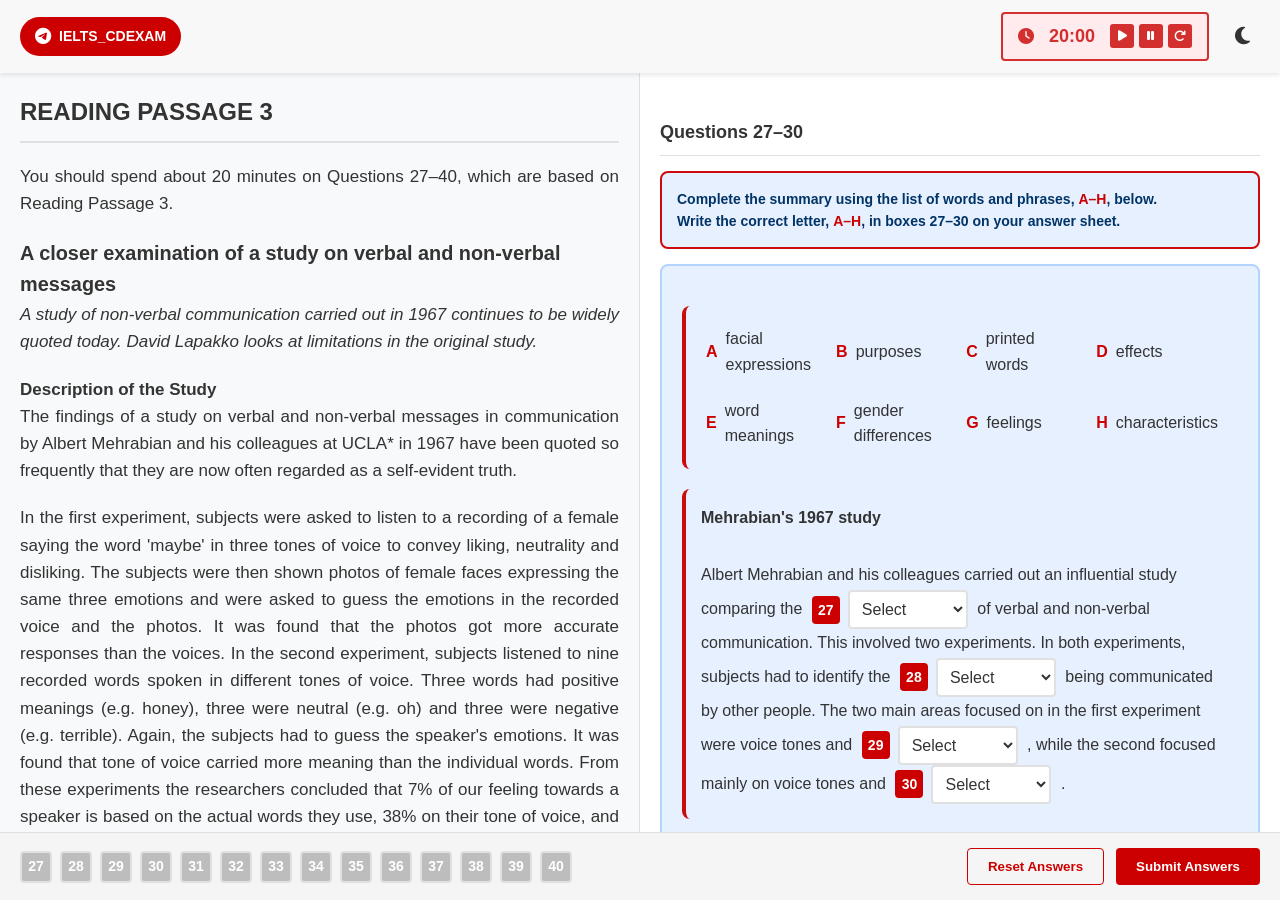
<file: reading-tests/test4.html>
<!DOCTYPE html>
<html lang="en">
<head>
    <meta charset="UTF-8">
    <meta name="viewport" content="width=device-width, initial-scale=1.0">
    <title>IELTS Reading Practice</title>
    <link rel="stylesheet" href="https://cdnjs.cloudflare.com/ajax/libs/font-awesome/6.4.0/css/all.min.css">
    <style>
        :root {
            --bg-color: #ffffff;
            --text-color: #333333;
            --passage-bg: #f8f9fa;
            --questions-bg: #ffffff;
            --border-color: #e0e0e0;
            --highlight-color: springgreen;
            --highlight-yellow: #ffeb3b;
            --highlight-green: #4caf50;
            --header-bg: #f8f8f8;
            --header-text: #333333;
            --telegram-blue: #cc0000;
            --button-bg: #cc0000;
            --button-hover: #a30000;
            --correct-color: #28a745;
            --incorrect-color: #dc3545;
            --progress-complete: #28a745;
            --progress-incomplete: #bdbdbd;
            --timer-bg: #ffebee;
            --timer-text: #d32f2f;
            --footer-bg: #f5f5f5;
            --instruction-bg: #e6f0ff;
            --instruction-border: #cc0c0c;
            --instruction-text: #003366;
            --question-bg: #e6f0ff;
            --question-border: #b3d4ff;
        }

        .night-mode {
            --bg-color: #121212;
            --text-color: #e0e0e0;
            --passage-bg: #1e1e1e;
            --questions-bg: #1e1e1e;
            --border-color: #424242;
            --highlight-color: #2e8b57;
            --highlight-yellow: #ffb300;
            --highlight-green: #388e3c;
            --header-bg: #1a1a1a;
            --header-text: #ffffff;
            --telegram-blue: #005f99;
            --button-bg: #990000;
            --button-hover: #7a0000;
            --correct-color: #218838;
            --incorrect-color: #c82333;
            --progress-complete: #218838;
            --progress-incomplete: #616161;
            --timer-bg: #420000;
            --timer-text: #ffcdd2;
            --footer-bg: #121212;
            --instruction-bg: #1e2b3d;
            --instruction-border: #2c3e50;
            --instruction-text: #e3f2fd;
            --question-bg: #1e2b3d;
            --question-border: #34495e;
        }

        * {
            margin: 0;
            padding: 0;
            box-sizing: border-box;
            transition: background-color 0.3s, color 0.3s;
        }

        body {
            font-family: 'Segoe UI', Tahoma, Geneva, Verdana, sans-serif;
            background-color: var(--bg-color);
            color: var(--text-color);
            line-height: 1.6;
            height: 100vh;
            display: flex;
            flex-direction: column;
            overflow: hidden;
        }

        header {
            background-color: var(--header-bg);
            color: var(--header-text);
            padding: 12px 20px;
            display: flex;
            justify-content: space-between;
            align-items: center;
            box-shadow: 0 2px 5px rgba(0, 0, 0, 0.1);
            z-index: 100;
        }

        .logo-area {
            display: flex;
            align-items: center;
            gap: 15px;
        }

        .social-link {
            display: flex;
            align-items: center;
            gap: 8px;
            color: white;
            padding: 8px 15px;
            border-radius: 50px;
            text-decoration: none;
            font-weight: 600;
            font-size: 14px;
            transition: background-color 0.3s ease, transform 0.2s ease;
        }

        .social-link:hover {
            transform: translateY(-1px);
        }

        .social-link i {
            font-size: 1.2em;
        }

        .social-link.telegram {
            background-color: var(--telegram-blue);
        }

        .social-link.telegram:hover {
            background-color: #007bb5;
        }

        .header-controls {
            display: flex;
            gap: 15px;
            align-items: center;
        }

        .timer-container {
            background-color: var(--timer-bg);
            color: var(--timer-text);
            padding: 8px 15px;
            border-radius: 4px;
            font-weight: 600;
            display: flex;
            align-items: center;
            gap: 8px;
            border: 2px solid var(--timer-text);
        }

        .timer-display {
            font-size: 18px;
            font-weight: bold;
            min-width: 60px;
            text-align: center;
        }

        .timer-controls {
            display: flex;
            gap: 5px;
        }

        .timer-controls button {
            background: var(--timer-text);
            color: white;
            border: none;
            cursor: pointer;
            font-size: 12px;
            padding: 4px 8px;
            border-radius: 3px;
            width: 24px;
            height: 24px;
            display: flex;
            align-items: center;
            justify-content: center;
            transition: background-color 0.3s;
        }

        .timer-controls button:hover {
            background-color: #b71c1c;
        }

        .night-mode .timer-controls button:hover {
            background-color: #d32f2f;
        }

        .mode-toggle {
            background: none;
            border: none;
            color: var(--header-text);
            cursor: pointer;
            font-size: 20px;
            padding: 6px;
            border-radius: 50%;
            width: 36px;
            height: 36px;
            display: flex;
            align-items: center;
            justify-content: center;
        }

        .mode-toggle:hover {
            background-color: rgba(0, 0, 0, 0.1);
        }

        .night-mode .mode-toggle:hover {
            background-color: rgba(255, 255, 255, 0.2);
        }

        main {
            display: flex;
            flex: 1;
            overflow: hidden;
        }

        .passage-container,
        .questions-container {
            height: 100%;
            overflow-y: auto;
            padding: 20px;
        }

        .passage-container {
            width: 50%;
            background-color: var(--passage-bg);
            border-right: 1px solid var(--border-color);
        }

        .questions-container {
            width: 50%;
            background-color: var(--questions-bg);
        }

        .passage-content {
            max-width: 800px;
            margin: 0 auto;
        }

        .passage-title {
            font-size: 24px;
            font-weight: 700;
            margin-bottom: 20px;
            color: var(--text-color);
            padding-bottom: 10px;
            border-bottom: 2px solid var(--border-color);
        }

        .passage-text {
            font-size: 17px;
        }

        .passage-text p {
            margin-bottom: 20px;
            text-align: justify;
        }

        .highlight {
            cursor: pointer;
            padding: 2px 4px;
            border-radius: 3px;
            position: relative;
        }

        .highlight:hover::after {
            content: '×';
            position: absolute;
            top: -8px;
            right: -8px;
            background: #dc3545;
            color: white;
            border-radius: 50%;
            width: 16px;
            height: 16px;
            font-size: 12px;
            line-height: 16px;
            text-align: center;
            cursor: pointer;
            z-index: 1001;
        }

        .highlight:hover {
            opacity: 0.9;
        }

        .highlight.green {
            background-color: var(--highlight-green) !important;
        }

        .highlight.yellow {
            background-color: var(--highlight-yellow) !important;
        }

        .highlight-toolbar {
            position: fixed;
            background-color: var(--header-bg);
            color: var(--header-text);
            padding: 8px 12px;
            border-radius: 6px;
            font-size: 14px;
            z-index: 1000;
            display: flex;
            align-items: center;
            gap: 8px;
            box-shadow: 0 4px 12px rgba(0, 0, 0, 0.3);
            border: 1px solid var(--border-color);
        }

        .highlight-toolbar button {
            padding: 6px 12px;
            border: none;
            border-radius: 4px;
            cursor: pointer;
            font-size: 14px;
            display: flex;
            align-items: center;
            gap: 5px;
            transition: all 0.2s;
            font-weight: 600;
        }

        .highlight-toolbar button:hover {
            transform: translateY(-1px);
            box-shadow: 0 2px 5px rgba(0,0,0,0.2);
        }

        .btn-yellow {
            background-color: var(--highlight-yellow);
            color: #333;
        }

        .btn-green {
            background-color: var(--highlight-green);
            color: white;
        }

        .btn-remove {
            background-color: var(--incorrect-color);
            color: white;
        }

        .highlight-section {
            user-select: text;
            cursor: text;
        }

        .section-title {
            font-size: 18px;
            font-weight: 600;
            margin: 25px 0 15px;
            color: var(--text-color);
            padding-bottom: 8px;
            border-bottom: 1px solid var(--border-color);
        }

        .instructions {
            background-color: var(--instruction-bg);
            border: 2px solid var(--instruction-border);
            border-radius: 8px;
            padding: 15px;
            margin: 15px 0;
            color: var(--instruction-text);
            font-weight: 700;
            font-size: 14px;
        }

        .night-mode .instructions {
            background-color: var(--instruction-bg);
            border-color: var(--instruction-border);
            color: var(--instruction-text);
        }

        .instructions strong {
            color: var(--button-bg) !important;
            font-weight: 800;
        }

        .question-group {
            margin-bottom: 30px;
            background-color: var(--question-bg);
            border: 2px solid var(--question-border);
            border-radius: 8px;
            padding: 20px;
        }

        .question {
            margin-bottom: 25px;
            padding: 15px;
            border-radius: 8px;
            background-color: var(--passage-bg);
            border-left: 4px solid var(--border-color);
        }

        .question-title {
            font-weight: 600;
            margin-bottom: 12px;
            display: flex;
            align-items: flex-start;
        }

        .question-number {
            display: inline-block;
            width: 28px;
            height: 28px;
            background-color: var(--progress-incomplete);
            color: white;
            border-radius: 4px;
            text-align: center;
            line-height: 28px;
            margin-right: 10px;
            font-size: 14px;
            flex-shrink: 0;
            margin-top: 2px;
        }

        .question.answered .question-number {
            background-color: var(--progress-complete);
        }

        .question-text {
            flex: 1;
        }

        .options {
            margin-left: 38px;
        }

        .options label {
            display: block;
            margin-bottom: 8px;
            cursor: pointer;
            font-size: 15px;
            padding: 5px;
            border-radius: 4px;
            transition: background-color 0.2s;
        }

        .options label:hover {
            background-color: rgba(0, 0, 0, 0.05);
        }

        .night-mode .options label:hover {
            background-color: rgba(255, 255, 255, 0.05);
        }

        .options input[type="radio"] {
            margin-right: 8px;
        }

        select, input[type="text"] {
            padding: 8px;
            border: 2px solid var(--border-color);
            border-radius: 4px;
            background-color: var(--bg-color);
            color: var(--text-color);
            font-size: 16px;
            font-family: inherit;
            min-width: 120px;
        }

        select:focus, input[type="text"]:focus {
            border-color: var(--button-bg);
            outline: none;
            box-shadow: 0 0 5px rgba(204, 0, 0, 0.3);
        }

        .night-mode select, .night-mode input[type="text"] {
            background-color: var(--passage-bg);
        }

        .answer-placeholder {
            display: inline-flex;
            align-items: center;
            margin: 0 5px;
            vertical-align: middle;
        }

        .answer-placeholder select {
            width: 80px;
        }

        .answer-number {
            display: inline-block;
            width: 28px;
            height: 28px;
            background-color: var(--button-bg);
            color: white;
            border-radius: 4px;
            text-align: center;
            line-height: 28px;
            margin-right: 8px;
            font-size: 14px;
            font-weight: bold;
        }

        .question-summary-box {
            background-color: var(--question-bg);
            padding: 15px;
            border-radius: 8px;
            margin: 20px 0;
            border-left: 4px solid var(--instruction-border);
            line-height: 1.8;
        }

        .word-options-box {
            background-color: var(--question-bg);
            padding: 15px;
            border-radius: 8px;
            margin: 20px 0;
            border-left: 4px solid var(--instruction-border);
            display: grid;
            grid-template-columns: repeat(4, 1fr);
            gap: 10px;
        }

        .word-option {
            display: flex;
            align-items: center;
            gap: 8px;
            padding: 5px;
        }

        .word-option strong {
            color: var(--button-bg);
            font-weight: 800;
        }

        footer {
            background-color: var(--footer-bg);
            padding: 15px 20px;
            display: flex;
            justify-content: space-between;
            align-items: center;
            border-top: 1px solid var(--border-color);
        }

        .progress-container {
            display: flex;
            gap: 8px;
            flex-wrap: wrap;
        }

        .progress-item {
            width: 32px;
            height: 32px;
            background-color: var(--progress-incomplete);
            color: white;
            border-radius: 4px;
            display: flex;
            align-items: center;
            justify-content: center;
            font-size: 14px;
            font-weight: bold;
            cursor: pointer;
            transition: all 0.2s;
            border: 2px solid var(--border-color);
        }

        .progress-item:hover {
            transform: scale(1.1);
            background-color: var(--button-bg);
        }

        .progress-item.completed {
            background-color: var(--progress-complete);
            border-color: var(--progress-complete);
        }

        .action-buttons {
            display: flex;
            gap: 12px;
        }

        button {
            padding: 10px 20px;
            border: none;
            border-radius: 4px;
            cursor: pointer;
            font-weight: 600;
            transition: all 0.3s;
        }

        .btn-primary {
            background-color: var(--button-bg);
            color: white;
        }

        .btn-primary:hover {
            background-color: var(--button-hover);
        }

        .btn-secondary {
            background-color: transparent;
            border: 1px solid var(--button-bg);
            color: var(--button-bg);
        }

        .btn-secondary:hover {
            background-color: rgba(204, 0, 0, 0.1);
        }

        .feedback-overlay {
            position: fixed;
            top: 0;
            left: 0;
            width: 100%;
            height: 100%;
            background-color: rgba(0, 0, 0, 0.7);
            z-index: 1000;
            display: none;
            justify-content: center;
            align-items: center;
        }

        .feedback-container {
            background-color: var(--passage-bg);
            width: 90%;
            max-width: 900px;
            height: 90%;
            border-radius: 10px;
            box-shadow: 0 5px 15px rgba(0, 0, 0, 0.3);
            display: flex;
            flex-direction: column;
        }

        .feedback-header {
            padding: 20px;
            border-bottom: 1px solid var(--border-color);
            display: flex;
            justify-content: space-between;
            align-items: center;
        }

        .feedback-title {
            font-size: 22px;
            font-weight: 700;
            color: var(--text-color);
            display: flex;
            align-items: center;
            gap: 10px;
        }

        #close-feedback {
            font-size: 24px;
            background: none;
            border: none;
            color: var(--text-color);
            cursor: pointer;
        }

        .score-display {
            font-size: 24px;
            font-weight: 700;
            margin-left: 10px;
            color: var(--button-bg);
        }

        .feedback-body {
            padding: 20px;
            overflow-y: auto;
            flex: 1;
        }

        .feedback-item {
            margin-bottom: 25px;
            padding: 15px;
            border-radius: 8px;
            background-color: var(--questions-bg);
            border-left: 4px solid var(--border-color);
        }

        .feedback-question {
            font-weight: 600;
            margin-bottom: 10px;
            display: flex;
            align-items: center;
            gap: 10px;
        }

        .correct {
            color: var(--correct-color);
        }

        .incorrect {
            color: var(--incorrect-color);
        }

        .feedback-explanation {
            margin-top: 10px;
            padding: 10px;
            background-color: rgba(40, 167, 69, 0.1);
            border-left: 3px solid var(--correct-color);
            border-radius: 4px;
        }

        .feedback-reference {
            margin-top: 8px;
            padding: 10px;
            background-color: rgba(108, 117, 125, 0.1);
            border-left: 3px solid var(--border-color);
            border-radius: 4px;
            font-style: italic;
        }

        @media (max-width: 900px) {
            main {
                flex-direction: column;
            }
            .passage-container,
            .questions-container {
                width: 100%;
                height: 50%;
            }
            .passage-container {
                border-right: none;
                border-bottom: 1px solid var(--border-color);
            }
            .word-options-box {
                grid-template-columns: repeat(2, 1fr);
            }
        }

        @media (max-width: 600px) {
            .progress-container {
                justify-content: center;
            }
            .progress-item {
                width: 28px;
                height: 28px;
                font-size: 12px;
            }
            select, input[type="text"] {
                width: 100%;
            }
            .word-options-box {
                grid-template-columns: 1fr;
            }
        }
    </style>
</head>
<body>
    <header>
        <div class="logo-area">
            <a href="https://t.me/IELTS_CDEXAM" class="social-link telegram" target="_blank" title="Join on Telegram">
                <i class="fab fa-telegram-plane"></i>
                <span>IELTS_CDEXAM</span>
            </a>
        </div>
        <div class="header-controls">
            <div class="timer-container">
                <i class="fas fa-clock"></i>
                <div class="timer-display" id="timer">20:00</div>
                <div class="timer-controls">
                    <button id="start-timer" title="Start"><i class="fas fa-play"></i></button>
                    <button id="pause-timer" title="Pause"><i class="fas fa-pause"></i></button>
                    <button id="reset-timer" title="Reset"><i class="fas fa-redo"></i></button>
                </div>
            </div>
            <button class="mode-toggle" id="night-mode-toggle" title="Toggle Night Mode">
                <i class="fas fa-moon"></i>
            </button>
        </div>
    </header>

    <main>
       <div class="passage-container" id="passage-container">
    <div class="passage-content">
        <div class="passage-title">READING PASSAGE 3</div>
        <div class="passage-text highlight-section" id="passage-text">
            <p>You should spend about 20 minutes on Questions 27–40, which are based on Reading Passage 3.</p>
            <h3>A closer examination of a study on verbal and non-verbal messages</h3>
            <p class="subtitle"><em>A study of non-verbal communication carried out in 1967 continues to be widely quoted today. David Lapakko looks at limitations in the original study.</em></p>

            <h4>Description of the Study</h4>
            <p>The findings of a study on verbal and non-verbal messages in communication by Albert Mehrabian and his colleagues at UCLA* in 1967 have been quoted so frequently that they are now often regarded as a self-evident truth.</p>

            <p>In the first experiment, subjects were asked to listen to a recording of a female saying the word 'maybe' in three tones of voice to convey liking, neutrality and disliking. The subjects were then shown photos of female faces expressing the same three emotions and were asked to guess the emotions in the recorded voice and the photos. It was found that the photos got more accurate responses than the voices. In the second experiment, subjects listened to nine recorded words spoken in different tones of voice. Three words had positive meanings (e.g. honey), three were neutral (e.g. oh) and three were negative (e.g. terrible). Again, the subjects had to guess the speaker's emotions. It was found that tone of voice carried more meaning than the individual words. From these experiments the researchers concluded that 7% of our feeling towards a speaker is based on the actual words they use, 38% on their tone of voice, and 55% on their body language (e.g. facial expression).</p>

            <h4>Methodological Issues</h4>
            <p>However, a closer look at the study reveals several limitations. The first is that the entire study involved only 62 subjects. Of these, 25 were used to select the word for the first experiment, while the key issue – comparing verbal and non-verbal communication – was determined by only the 37 remaining subjects. All were female undergraduates who participated as part of their introductory psychology course, and their ages and academic qualifications seem remarkably uniform. Thus, the findings may simply be a product of the nature of the sample.</p>

            <p>Critics have also pointed out that the 7-38-55 formula is flawed since it was pieced together from two different experiments, neither of which involved all three channels (verbal, vocal, and facial). In addition, in the first experiment the single word maybe was used throughout so it was impossible for the effects of changes in verbal input to be assessed. The researchers intentionally used a 'neutral' word so naturally the subjects found little meaning there. Clearly, such a methodology lacks validity. In the real world, people communicate in a particular context and speak in phrases and full-blown sentences, making extensive use of the multi-faceted vehicle of language.</p>

            <h4>Lessons to consider</h4>
            <p>Clearly, one appealing aspect of the Mehrabian study is its numerical precision. Communication is a complex phenomenon, but it seems less so when we can rely on these three magical numbers. In contrast to the ambiguities of language, numbers seem to possess exactness. And the popular appeal of the study has given the 7-38-55 formula enormous credibility. There is a certain mystique about non-verbal communication, and the continued references to this research sustain it, encouraging people to believe in the overwhelming importance of the non-verbal message compared with the verbal one. Yet we know that even one ill-chosen word to a colleague or friend can make or break a communicative effort. Words do matter. Bradley (1991), one of the few textbook writers to criticize the Mehrabian study, makes the same point when he observes, 'If we could communicate 93% of information and attitudes with vocal and facial cues, it would be wasteful to spend time learning a language.'</p>

            <p>Mehrabian himself believes his research should not be interpreted to devalue the role of language in communication, saying:</p>
            <p><em>Please remember that all my findings ... deal with communications of feelings and attitudes ... it is absurd to imply or suggest that the verbal portion of all communication constitutes only 7% of the message ... anytime we communicate abstract relationships (e.g., x = y – the square of z) clearly 100% of the entire communication is verbal. (Mehrabian, 1995)</em></p>

            <p>To be fair, many textbook writers attempt to be faithful to the context of Mehrabian's research. For example, Stewart and D'Angelo (1988) write: 'Mehrabian argues that when we're uncertain about what someone's feeling, or about how much we like him or her, we rely ... only 7% on the words that are spoken'. Others try to play down the specific percentages, saying that an understanding of the general importance of non-verbal cues is more important. Nonetheless, other textbook authors simply use the numbers without placing any limits on their meaning.</p>

            <h4>Conclusion</h4>
            <p>Since this relatively small study was first published it has achieved an influence far beyond its intended scope. We need to put it into its proper perspective and learn some important lessons from it regarding social science research, communication pedagogy, and the forces which have created widespread misunderstanding about communication.</p>

            <p><small>* UCLA: University of California at Los Angeles</small></p>
        </div>
    </div>
</div>

       <div class="questions-container" id="questions-container">
    <!-- Questions 27–30 -->
    <div class="section-title highlight-section">Questions 27–30</div>
    <div class="instructions highlight-section">
        Complete the summary using the list of words and phrases, <strong>A–H</strong>, below.<br>
        Write the correct letter, <strong>A–H</strong>, in boxes 27–30 on your answer sheet.
    </div>

    <div class="question-group">
        <!-- Word options in blue highlighted box -->
        <div class="word-options-box highlight-section">
            <div class="word-option"><strong>A</strong> facial expressions</div>
            <div class="word-option"><strong>B</strong> purposes</div>
            <div class="word-option"><strong>C</strong> printed words</div>
            <div class="word-option"><strong>D</strong> effects</div>
            <div class="word-option"><strong>E</strong> word meanings</div>
            <div class="word-option"><strong>F</strong> gender differences</div>
            <div class="word-option"><strong>G</strong> feelings</div>
            <div class="word-option"><strong>H</strong> characteristics</div>
        </div>
        
        <div class="question-summary-box highlight-section">
            <strong>Mehrabian's 1967 study</strong><br><br>
            Albert Mehrabian and his colleagues carried out an influential study comparing the 
            <div class="answer-placeholder">
                <div class="answer-number">27</div>
                <select name="q27">
                    <option value="">Select</option>
                    <option value="A">A</option><option value="B">B</option><option value="C">C</option>
                    <option value="D">D</option><option value="E">E</option><option value="F">F</option>
                    <option value="G">G</option><option value="H">H</option>
                </select>
            </div>
            of verbal and non-verbal communication. This involved two experiments. In both experiments, subjects had to identify the 
            <div class="answer-placeholder">
                <div class="answer-number">28</div>
                <select name="q28">
                    <option value="">Select</option>
                    <option value="A">A</option><option value="B">B</option><option value="C">C</option>
                    <option value="D">D</option><option value="E">E</option><option value="F">F</option>
                    <option value="G">G</option><option value="H">H</option>
                </select>
            </div>
            being communicated by other people. The two main areas focused on in the first experiment were voice tones and 
            <div class="answer-placeholder">
                <div class="answer-number">29</div>
                <select name="q29">
                    <option value="">Select</option>
                    <option value="A">A</option><option value="B">B</option><option value="C">C</option>
                    <option value="D">D</option><option value="E">E</option><option value="F">F</option>
                    <option value="G">G</option><option value="H">H</option>
                </select>
            </div>
            , while the second focused mainly on voice tones and 
            <div class="answer-placeholder">
                <div class="answer-number">30</div>
                <select name="q30">
                    <option value="">Select</option>
                    <option value="A">A</option><option value="B">B</option><option value="C">C</option>
                    <option value="D">D</option><option value="E">E</option><option value="F">F</option>
                    <option value="G">G</option><option value="H">H</option>
                </select>
            </div>
            .
        </div>
    </div>

    <!-- Questions 31–35 -->
    <div class="section-title highlight-section">Questions 31–35</div>
    <div class="instructions highlight-section">
        Do the following statements agree with the views of the writer in Reading Passage 3?<br>
        In boxes 31–35 on your answer sheet, write<br>
        <strong>YES</strong> if the statement agrees with the views of the writer<br>
        <strong>NO</strong> if the statement contradicts the views of the writer<br>
        <strong>NOT GIVEN</strong> if it is impossible to say what the writer thinks about this
    </div>

    <div class="question-group">
        <div class="question-summary-box highlight-section">
            <div class="question" id="q31">
                <div class="question-title">
                    <div class="question-number">31</div>
                    <div class="question-text highlight-section">
                        One limitation of the study was that there were too few subjects involved.
                    </div>
                </div>
                <div class="answer-placeholder">
                    <select name="q31">
                        <option value="">Select</option>
                        <option value="YES">YES</option>
                        <option value="NO">NO</option>
                        <option value="NOT GIVEN">NOT GIVEN</option>
                    </select>
                </div>
            </div>

            <div class="question" id="q32">
                <div class="question-title">
                    <div class="question-number">32</div>
                    <div class="question-text highlight-section">
                        The fact that the subjects in the study came from a similar background was an advantage.
                    </div>
                </div>
                <div class="answer-placeholder">
                    <select name="q32">
                        <option value="">Select</option>
                        <option value="YES">YES</option>
                        <option value="NO">NO</option>
                        <option value="NOT GIVEN">NOT GIVEN</option>
                    </select>
                </div>
            </div>

            <div class="question" id="q33">
                <div class="question-title">
                    <div class="question-number">33</div>
                    <div class="question-text highlight-section">
                        The two experiments should have been carried out in a different order.
                    </div>
                </div>
                <div class="answer-placeholder">
                    <select name="q33">
                        <option value="">Select</option>
                        <option value="YES">YES</option>
                        <option value="NO">NO</option>
                        <option value="NOT GIVEN">NOT GIVEN</option>
                    </select>
                </div>
            </div>

            <div class="question" id="q34">
                <div class="question-title">
                    <div class="question-number">34</div>
                    <div class="question-text highlight-section">
                        The researchers' choice of a neutral word was helpful in the context of the study.
                    </div>
                </div>
                <div class="answer-placeholder">
                    <select name="q34">
                        <option value="">Select</option>
                        <option value="YES">YES</option>
                        <option value="NO">NO</option>
                        <option value="NOT GIVEN">NOT GIVEN</option>
                    </select>
                </div>
            </div>

            <div class="question" id="q35">
                <div class="question-title">
                    <div class="question-number">35</div>
                    <div class="question-text highlight-section">
                        The study would have been more valid if it had included a range of languages.
                    </div>
                </div>
                <div class="answer-placeholder">
                    <select name="q35">
                        <option value="">Select</option>
                        <option value="YES">YES</option>
                        <option value="NO">NO</option>
                        <option value="NOT GIVEN">NOT GIVEN</option>
                    </select>
                </div>
            </div>
        </div>
    </div>

    <!-- Questions 36–40 -->
    <div class="section-title highlight-section">Questions 36–40</div>
    <div class="instructions highlight-section">
        Choose the correct letter, <strong>A</strong>, <strong>B</strong>, <strong>C</strong> or <strong>D</strong>.<br>
        Write the correct letter in boxes 36–40 on your answer sheet.
    </div>

    <div class="question-group">
        <div class="question" id="q36">
            <div class="question-title">
                <div class="question-number">36</div>
                <div class="question-text highlight-section">
                    What does the writer say about the 'numerical precision' of Mehrabian's study?
                </div>
            </div>
            <div class="options">
                <label><input type="radio" name="q36" value="A">A It makes the claims more attractive.</label>
                <label><input type="radio" name="q36" value="B">B It is the strongest point of the study.</label>
                <label><input type="radio" name="q36" value="C">C It will appeal to superstitious people.</label>
                <label><input type="radio" name="q36" value="D">D It allows comparison between languages.</label>
            </div>
        </div>

        <div class="question" id="q37">
            <div class="question-title">
                <div class="question-number">37</div>
                <div class="question-text highlight-section">
                    What does the writer say about the popularity of the 7-38-55 formula?
                </div>
            </div>
            <div class="options">
                <label><input type="radio" name="q37" value="A">A It is unlikely to maintain its present status.</label>
                <label><input type="radio" name="q37" value="B">B It is leading to an undervaluing of language.</label>
                <label><input type="radio" name="q37" value="C">C It should be applied in a more practical way.</label>
                <label><input type="radio" name="q37" value="D">D It may help understanding of non-verbal messages.</label>
            </div>
        </div>

        <div class="question" id="q38">
            <div class="question-title">
                <div class="question-number">38</div>
                <div class="question-text highlight-section">
                    What point is Bradley making about language learning?
                </div>
            </div>
            <div class="options">
                <label><input type="radio" name="q38" value="A">A Language could be learned more efficiently than it is.</label>
                <label><input type="radio" name="q38" value="B">B More research is needed into attitudes to communication.</label>
                <label><input type="radio" name="q38" value="C">C More time should be spent looking at tone and body language.</label>
                <label><input type="radio" name="q38" value="D">D Language must be important since we make an effort to acquire it.</label>
            </div>
        </div>

        <div class="question" id="q39">
            <div class="question-title">
                <div class="question-number">39</div>
                <div class="question-text highlight-section">
                    What does Mehrabian himself say about his findings?
                </div>
            </div>
            <div class="options">
                <label><input type="radio" name="q39" value="A">A They are relevant to only one area of communication.</label>
                <label><input type="radio" name="q39" value="B">B It is only in maths that 100% of communication is verbal.</label>
                <label><input type="radio" name="q39" value="C">C Feelings are more difficult to communicate than numerical facts.</label>
                <label><input type="radio" name="q39" value="D">D Non-verbal communication is the main part of the message.</label>
            </div>
        </div>

        <div class="question" id="q40">
            <div class="question-title">
                <div class="question-number">40</div>
                <div class="question-text highlight-section">
                    What is the writer's purpose in the paragraph beginning 'To be fair...'?
                </div>
            </div>
            <div class="options">
                <label><input type="radio" name="q40" value="A">A to justify the strong points of Mehrabian's study</label>
                <label><input type="radio" name="q40" value="B">B to outline other research on non-verbal behaviour</label>
                <label><input type="radio" name="q40" value="C">C to present varying interpretations of Mehrabian's study</label>
                <label><input type="radio" name="q40" value="D">D to show that textbooks tend to ignore non-verbal behaviour</label>
            </div>
        </div>
    </div>
</div>
    </main>

    <footer>
        <div class="progress-container" id="progress-container"></div>
        <div class="action-buttons">
            <button class="btn-secondary" id="reset-btn">Reset Answers</button>
            <button class="btn-primary" id="submit-btn">Submit Answers</button>
        </div>
    </footer>

    <div class="feedback-overlay" id="feedback-overlay">
        <div class="feedback-container">
            <div class="feedback-header">
                <div class="feedback-title">
                    <i class="fas fa-chart-bar"></i> Your Results
                    <span class="score-display" id="score-display">0/14</span>
                </div>
                <button id="close-feedback" title="Close"><i class="fas fa-times"></i></button>
            </div>
            <div class="feedback-body" id="feedback-body"></div>
        </div>
    </div>

    <script>
        // Timer functionality
        let timerInterval;
        let seconds = 1200; // 20 minutes
        let timerRunning = false;

        function updateTimer() {
            const timerDisplay = document.getElementById('timer');
            const mins = Math.floor(seconds / 60).toString().padStart(2, '0');
            const secs = (seconds % 60).toString().padStart(2, '0');
            timerDisplay.textContent = `${mins}:${secs}`;
            if (seconds <= 0 && timerRunning) {
                clearInterval(timerInterval);
                timerRunning = false;
                document.getElementById('submit-btn').click();
                alert('Time is up! Answers have been submitted automatically.');
            }
        }

        function startTimer() {
            if (!timerRunning && seconds > 0) {
                timerRunning = true;
                timerInterval = setInterval(() => {
                    seconds--;
                    updateTimer();
                }, 1000);
                document.getElementById('start-timer').disabled = true;
                document.getElementById('pause-timer').disabled = false;
            }
        }

        function pauseTimer() {
            if (timerRunning) {
                clearInterval(timerInterval);
                timerRunning = false;
                document.getElementById('start-timer').disabled = false;
                document.getElementById('pause-timer').disabled = true;
            }
        }

        function resetTimer() {
            clearInterval(timerInterval);
            timerRunning = false;
            seconds = 1200;
            updateTimer();
            document.getElementById('start-timer').disabled = false;
            document.getElementById('pause-timer').disabled = true;
        }

        document.getElementById('start-timer').addEventListener('click', startTimer);
        document.getElementById('pause-timer').addEventListener('click', pauseTimer);
        document.getElementById('reset-timer').addEventListener('click', resetTimer);

        // Night mode toggle
        document.getElementById('night-mode-toggle').addEventListener('click', () => {
            document.body.classList.toggle('night-mode');
            const icon = document.querySelector('#night-mode-toggle i');
            icon.classList.toggle('fa-moon');
            icon.classList.toggle('fa-sun');
        });

        // Correct answers based on the passage content
        const answers = {
            27: 'D', // effects
            28: 'G', // feelings
            29: 'A', // facial expressions
            30: 'E', // word meanings
            31: 'YES',
            32: 'NO',
            33: 'NOT GIVEN',
            34: 'NO',
            35: 'NOT GIVEN',
            36: 'A',
            37: 'B',
            38: 'D',
            39: 'A',
            40: 'C'
        };

        // Explanations
        const explanations = {
            27: "The passage discusses comparing the 'effects' of verbal and non-verbal communication in Mehrabian's study.",
            28: "The study measured identification of 'feelings' being communicated.",
            29: "The first experiment focused on voice tones and 'facial expressions' (photos of faces).",
            30: "The second experiment focused on voice tones and 'word meanings'.",
            31: "The writer mentions 'only 62 subjects' and 'only the 37 remaining subjects' as limitations.",
            32: "The writer suggests uniform background is a limitation, not an advantage.",
            33: "The order of experiments is not discussed by the writer.",
            34: "The writer criticizes the use of a neutral word, saying it lacks validity.",
            35: "The study's language scope is not discussed in terms of validity.",
            36: "The writer states numerical precision makes communication 'seems less so' and more appealing.",
            37: "The writer says it encourages 'overwhelming importance of non-verbal message' undervaluing language.",
            38: "Bradley suggests if 93% was non-verbal, learning language would be 'wasteful', implying language is important.",
            39: "Mehrabian says findings deal only with 'communications of feelings and attitudes'.",
            40: "The paragraph shows different textbook writers' interpretations of the study."
        };

        // References
        const references = {
            27: "First paragraph discusses 'comparing verbal and non-verbal communication'.",
            28: "Subjects had to 'guess the emotions' - which are feelings.",
            29: "First experiment used 'photos of female faces expressing the same three emotions'.",
            30: "Second experiment used 'nine recorded words' with different meanings.",
            31: "Methodological Issues: 'the entire study involved only 62 subjects'.",
            32: "Methodological Issues: 'their ages and academic qualifications seem remarkably uniform'.",
            33: "Not discussed in the passage.",
            34: "Methodological Issues: 'The researchers intentionally used a 'neutral' word so naturally the subjects found little meaning there'.",
            35: "Not discussed in the passage.",
            36: "Lessons to consider: 'one appealing aspect of the Mehrabian study is its numerical precision'.",
            37: "Lessons to consider: 'encouraging people to believe in the overwhelming importance of the non-verbal message compared with the verbal one'.",
            38: "Lessons to consider: Bradley quote about language learning being wasteful if 93% communication was non-verbal.",
            39: "Mehrabian quote: 'all my findings ... deal with communications of feelings and attitudes'.",
            40: "Paragraph shows Stewart and D'Angelo's interpretation vs others who 'use the numbers without placing any limits'."
        };

        // Highlight toolbar functionality
        let highlightToolbar = null;
        let currentSelection = null;

        function createHighlightToolbar(rect) {
            if (highlightToolbar) highlightToolbar.remove();
            
            highlightToolbar = document.createElement('div');
            highlightToolbar.className = 'highlight-toolbar';
            highlightToolbar.innerHTML = `
                <button class="btn-yellow" id="highlight-yellow" title="Yellow highlight">
                    Yellow
                </button>
                <button class="btn-green" id="highlight-green" title="Green highlight">
                    Green
                </button>
                <button class="btn-remove" id="highlight-remove" title="Remove highlight">
                    Remove
                </button>
            `;
            
            Object.assign(highlightToolbar.style, {
                position: 'fixed',
                top: `${rect.top - 50}px`,
                left: `${rect.left}px`,
                zIndex: 1000
            });
            
            document.body.appendChild(highlightToolbar);
            
            // Add event listeners
            highlightToolbar.querySelector('#highlight-yellow').addEventListener('click', () => {
                applyHighlight('yellow');
                highlightToolbar.remove();
                highlightToolbar = null;
            });
            
            highlightToolbar.querySelector('#highlight-green').addEventListener('click', () => {
                applyHighlight('green');
                highlightToolbar.remove();
                highlightToolbar = null;
            });
            
            highlightToolbar.querySelector('#highlight-remove').addEventListener('click', () => {
                removeHighlight();
                highlightToolbar.remove();
                highlightToolbar = null;
            });
            
            return highlightToolbar;
        }

        function applyHighlight(color) {
            if (!currentSelection || currentSelection.toString().trim() === '') return;
            
            const range = currentSelection.getRangeAt(0);
            const span = document.createElement('span');
            span.className = `highlight ${color}`;
            
            span.onclick = (e) => {
                e.stopPropagation();
                span.outerHTML = span.innerHTML;
                updateProgress();
            };
            
            try {
                span.appendChild(range.extractContents());
                range.insertNode(span);
                currentSelection.removeAllRanges();
                currentSelection = null;
                updateProgress();
            } catch (e) {
                console.log('Error applying highlight:', e);
            }
        }

        function removeHighlight() {
            if (!currentSelection || currentSelection.toString().trim() === '') return;
            
            const range = currentSelection.getRangeAt(0);
            const selectedText = range.toString();
            const tempDiv = document.createElement('div');
            tempDiv.appendChild(range.extractContents());
            
            // Remove highlight spans within selection
            tempDiv.querySelectorAll('.highlight').forEach(highlight => {
                highlight.outerHTML = highlight.innerHTML;
            });
            
            range.insertNode(tempDiv);
            currentSelection.removeAllRanges();
            currentSelection = null;
            
            updateProgress();
        }

        function handleTextSelection(e, container) {
            const sel = window.getSelection();
            if (sel.toString().trim() && container.contains(sel.anchorNode)) {
                const range = sel.getRangeAt(0);
                const rect = range.getBoundingClientRect();
                
                createHighlightToolbar(rect);
                currentSelection = sel;
            } else if (highlightToolbar && !highlightToolbar.contains(e.target)) {
                highlightToolbar.remove();
                highlightToolbar = null;
                currentSelection = null;
            }
        }

        // Add selection listeners to all highlight sections
        document.querySelectorAll('.highlight-section').forEach(section => {
            section.addEventListener('mouseup', (e) => handleTextSelection(e, section));
        });

        // Close toolbar when clicking outside
        document.addEventListener('mousedown', (e) => {
            if (highlightToolbar && !highlightToolbar.contains(e.target)) {
                highlightToolbar.remove();
                highlightToolbar = null;
                currentSelection = null;
            }
        });

        // Progress indicators
        function initProgress() {
            const progressContainer = document.getElementById('progress-container');
            for (let i = 27; i <= 40; i++) {
                const item = document.createElement('div');
                item.className = 'progress-item';
                item.textContent = i;
                item.dataset.question = i;
                progressContainer.appendChild(item);
                item.addEventListener('click', () => {
                    const target = document.getElementById(`q${i}`);
                    if (target) {
                        target.scrollIntoView({ behavior: 'smooth', block: 'center' });
                    }
                });
            }
        }

        function updateProgress() {
            for (let i = 27; i <= 40; i++) {
                const q = document.getElementById(`q${i}`);
                let answered = false;
                
                // For questions 27-30 and 31-35 (all select elements)
                if (i <= 35) {
                    const select = document.querySelector(`select[name="q${i}"]`);
                    answered = (select && select.value !== '');
                } 
                // For questions 36-40 (radio buttons)
                else {
                    const radio = document.querySelector(`input[name="q${i}"]:checked`);
                    answered = (radio !== null);
                }
                
                if (q) q.classList.toggle('answered', answered);
                const progressItem = document.querySelector(`[data-question="${i}"]`);
                if (progressItem) progressItem.classList.toggle('completed', answered);
            }
        }

        // Update progress on any change
        document.addEventListener('change', (e) => {
            if (e.target.type === 'select-one' || e.target.type === 'radio') {
                updateProgress();
            }
        });

        // Reset functionality
        document.getElementById('reset-btn').addEventListener('click', () => {
            document.querySelectorAll('select').forEach(s => s.value = '');
            document.querySelectorAll('input[type="radio"]').forEach(r => r.checked = false);
            updateProgress();
            document.getElementById('feedback-overlay').style.display = 'none';
            resetTimer();
            document.querySelectorAll('.highlight').forEach(h => h.outerHTML = h.innerHTML);
        });

        // Submit functionality
        document.getElementById('submit-btn').addEventListener('click', () => {
            if (timerRunning) {
                clearInterval(timerInterval);
                timerRunning = false;
                document.getElementById('start-timer').disabled = false;
                document.getElementById('pause-timer').disabled = true;
            }
            const body = document.getElementById('feedback-body');
            body.innerHTML = '';
            let correct = 0;
            let answered = 0;
            const totalQuestions = 14; // 27-40 inclusive is 14 questions

            for (let i = 27; i <= 40; i++) {
                const item = document.createElement('div');
                item.className = 'feedback-item';
                let userAnswer = '';
                
                if (i <= 35) {
                    const select = document.querySelector(`select[name="q${i}"]`);
                    userAnswer = (select && select.value) || '';
                } else {
                    const radio = document.querySelector(`input[name="q${i}"]:checked`);
                    userAnswer = (radio && radio.value) || '';
                }

                if (userAnswer) answered++;
                const isCorrect = userAnswer && userAnswer.toUpperCase() === answers[i].toUpperCase();
                if (isCorrect) correct++;

                const qText = document.querySelector(`#q${i} .question-text`)?.textContent.trim() || '';
                const displayAnswer = userAnswer || 'Not answered';
                const correctAnswerDisplay = answers[i];
                item.innerHTML = `
                    <div class="feedback-question">
                        <span class="${isCorrect ? 'correct' : 'incorrect'}">Q${i}</span>
                        ${userAnswer ? (isCorrect ? '<i class="fas fa-check correct"></i><span class="correct">Correct</span>' : '<i class="fas fa-times incorrect"></i><span class="incorrect">Incorrect</span>') : '<i class="fas fa-times incorrect"></i><span class="incorrect">Not Answered</span>'}
                    </div>
                    <div><strong>Question:</strong> ${qText}</div>
                    <div><strong>Your Answer:</strong> ${displayAnswer}</div>
                    ${!isCorrect && userAnswer ? `<div><strong>Correct Answer:</strong> ${correctAnswerDisplay}</div>` : ''}
                    <div class="feedback-explanation"><strong>Explanation:</strong> ${explanations[i]}</div>
                    <div class="feedback-reference"><strong>Reference:</strong> ${references[i]}</div>
                `;
                body.appendChild(item);
            }

            document.getElementById('score-display').textContent = `${correct}/${totalQuestions}`;
            document.getElementById('feedback-overlay').style.display = 'flex';
        });

        document.getElementById('close-feedback').onclick = () => document.getElementById('feedback-overlay').style.display = 'none';
        document.getElementById('feedback-overlay').onclick = (e) => {
            if (e.target === e.currentTarget) e.currentTarget.style.display = 'none';
        };

        // Initialization
        updateTimer();
        initProgress();
        updateProgress();
        document.getElementById('pause-timer').disabled = true;
    </script>
</body>
</html>
</file>
